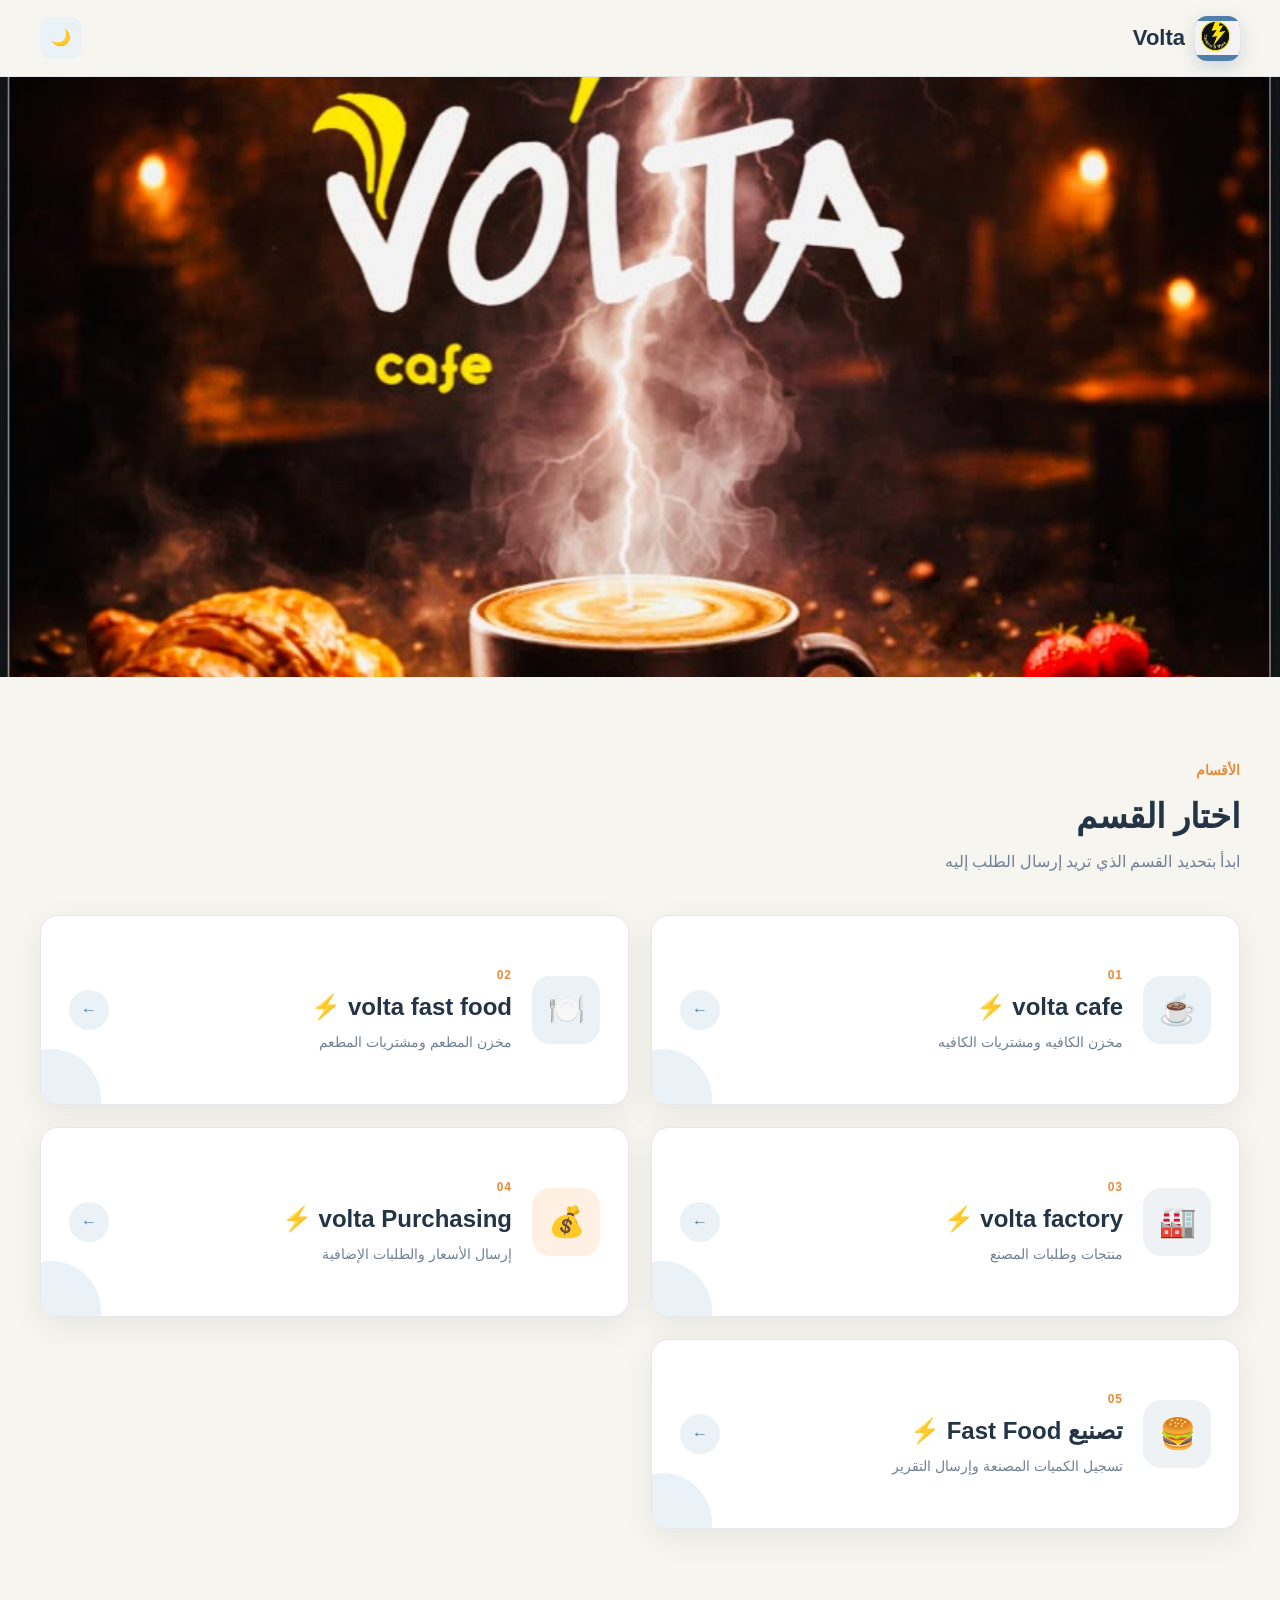
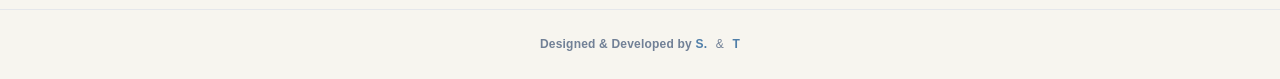
<file: index.html>
<!DOCTYPE html>
<html lang="ar" dir="rtl">

<head>
    <meta charset="UTF-8">
    <meta name="viewport" content="width=device-width, initial-scale=1.0">

    <title>Volta | ڤولتا</title>
    <!-- PWA / Home Screen Icon -->
    <link rel="icon" type="image/png" href="assets/logo.png">
    <link rel="apple-touch-icon" href="assets/logo.png">

    <link rel="manifest" href="manifest.json">

    <meta name="theme-color" content="#ffffff">
    <!-- Main CSS -->
    <link rel="stylesheet" href="css/style.css">
    <link rel="stylesheet" href="css/home.css">
    <link rel="stylesheet" href="css/responsive.css">
</head>


<body>

    <!-- =========================
         Navbar
    ========================== -->

    <header class="navbar">

        <div class="container navbar-content">

            <a href="index.html" class="logo">

                <span class="logo-mark">
        <img src="assets/logo.png" alt="Volta Logo">
                   </span>

                <span class="logo-text">
                           Volta
               </span>

            </a>

            <button class="theme-toggle" id="themeToggle" type="button" aria-label="تفعيل الوضع الداكن">
                🌙
            </button>

        </div>

    </header>


    <!-- =========================
         Main
    ========================== -->

    <main>


        <!-- =========================
             Hero
        ========================== -->

        <section class="hero">
            <div class="container hero-content"></div>
        </section>

        <!-- =========================
             Main Sections
        ========================== -->

        <section class="sections">

            <div class="container">


                <!-- Section Heading -->

                <div class="section-heading">

                    <span>
                        الأقسام
                    </span>

                    <h2>
                        اختار القسم
                    </h2>

                    <p>
                        ابدأ بتحديد القسم الذي تريد إرسال الطلب إليه
                    </p>

                </div>


                <!-- =========================
                     Section Grid
                ========================== -->

                <div class="section-grid">


                    <!-- =========================
                         01 - Cafe
                    ========================== -->

                    <a href="cafe-login.html" class="section-card">

                        <div class="card-icon cafe-icon">
                            ☕
                        </div>


                        <div class="card-content">

                            <span class="card-number">
                                01
                            </span>

                            <h3>
                                volta cafe ⚡
                            </h3>

                            <p>
                                مخزن الكافيه ومشتريات الكافيه
                            </p>

                        </div>


                        <div class="card-arrow">
                            ←
                        </div>

                    </a>


                    <!-- =========================
                         02 - Fast Food
                    ========================== -->

                    <a href="restaurant-login.html" class="section-card">

                        <div class="card-icon restaurant-icon">
                            🍽️
                        </div>


                        <div class="card-content">

                            <span class="card-number">
                                02
                            </span>

                            <h3>
                                volta fast food ⚡
                            </h3>

                            <p>
                                مخزن المطعم ومشتريات المطعم
                            </p>

                        </div>


                        <div class="card-arrow">
                            ←
                        </div>

                    </a>


                    <!-- =========================
                         03 - Factory
                    ========================== -->

                    <a href="factory-login.html" class="section-card">

                        <div class="card-icon factory-icon">
                            🏭
                        </div>


                        <div class="card-content">

                            <span class="card-number">
                                03
                            </span>

                            <h3>
                                volta factory ⚡
                            </h3>

                            <p>
                                منتجات وطلبات المصنع
                            </p>

                        </div>


                        <div class="card-arrow">
                            ←
                        </div>

                    </a>


                    <!-- =========================
                         04 - Purchasing
                    ========================== -->

                    <a href="prices.html" class="section-card prices-card">

                        <div class="card-icon prices-icon">
                            💰
                        </div>


                        <div class="card-content">

                            <span class="card-number">
                                04
                            </span>

                            <h3>
                                volta Purchasing ⚡
                            </h3>

                            <p>
                                إرسال الأسعار والطلبات الإضافية
                            </p>

                        </div>


                        <div class="card-arrow">
                            ←
                        </div>

                    </a>


                    <!-- =========================
                         05 - Fast Food Production
                    ========================== -->

                    <a href="fast-food-production.html" class="section-card">

                        <div class="card-icon factory-icon">
                            🍔
                        </div>


                        <div class="card-content">

                            <span class="card-number">
                                05
                            </span>

                            <h3>
                                تصنيع Fast Food ⚡
                            </h3>

                            <p>
                                تسجيل الكميات المصنعة وإرسال التقرير
                            </p>

                        </div>


                        <div class="card-arrow">
                            ←
                        </div>

                    </a>


                </div>

            </div>

        </section>

    </main>


    <!-- =========================
         Footer
    ========================== -->

    <footer class="footer">

        <div class="container">

            <p class="developer-credit">

                Designed & Developed by

                <span>
                    S.
                </span>

                <b>
                    &
                </b>

                <span>
                    T
                </span>

            </p>

        </div>

    </footer>


    <!-- =========================
         JavaScript
    ========================== -->

    <script src="js/app.js"></script>
    <script src="js/theme.js"></script>

</body>

</html>
</file>
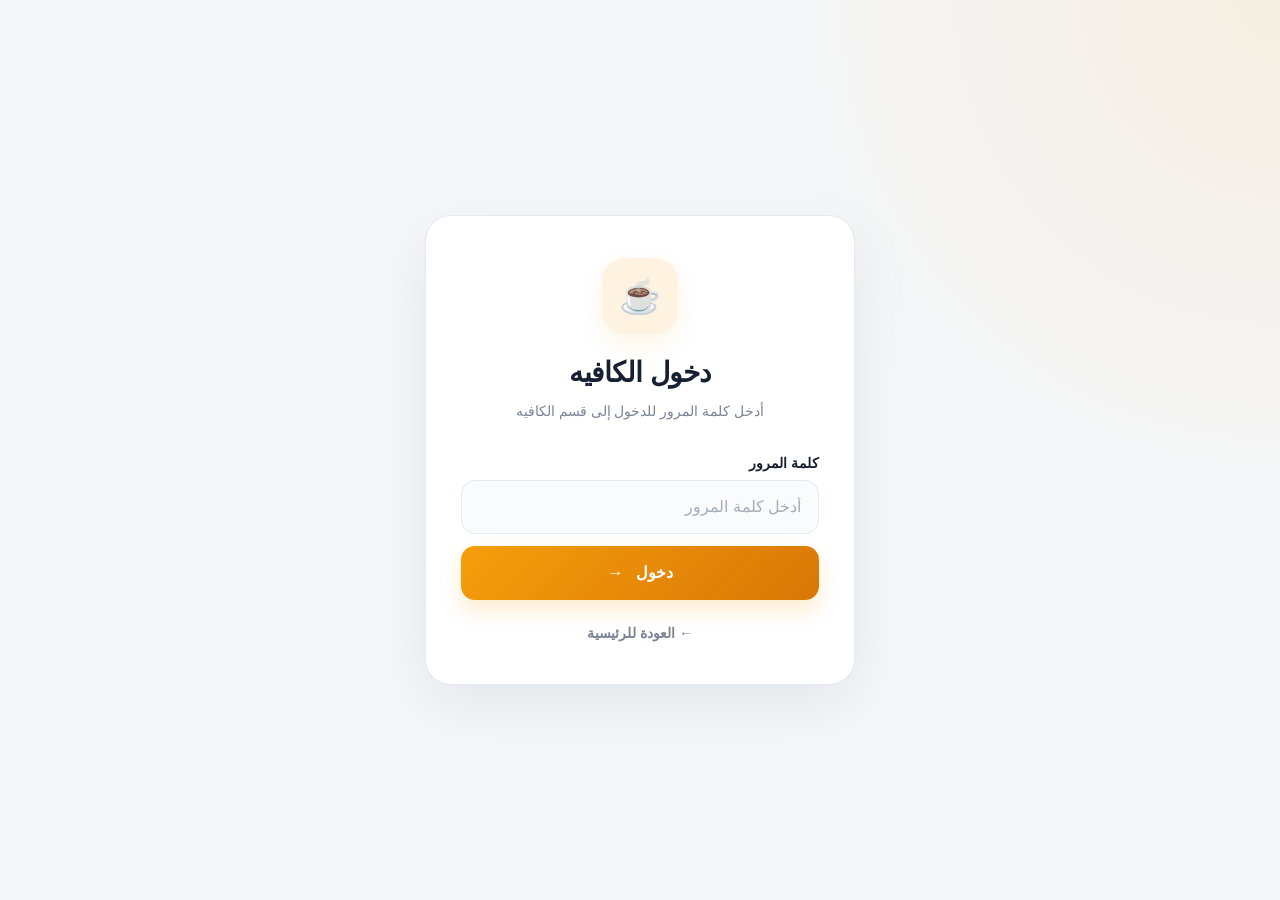
<file: cafe-login.html>
<!DOCTYPE html>
<html lang="ar" dir="rtl">

<head>
    <meta charset="UTF-8">
    <meta name="viewport" content="width=device-width, initial-scale=1.0">

    <title>دخول الكافيه | VOLTA</title>

    <link rel="stylesheet" href="css/login.css">
</head>

<body>

    <main class="login-page">

        <div class="login-card">

            <div class="login-icon">
                ☕
            </div>

            <h1>دخول الكافيه</h1>

            <p>
                أدخل كلمة المرور للدخول إلى قسم الكافيه
            </p>

            <form id="sectionLoginForm">

                <div class="input-group">

                    <label for="password">
                        كلمة المرور
                    </label>

                    <input type="password" id="password" placeholder="أدخل كلمة المرور" autocomplete="off" required>

                </div>

                <p id="loginError" class="login-error">
                    كلمة المرور غير صحيحة
                </p>

                <button type="submit" class="login-button">
                    <span>دخول</span>
                    <span>→</span>
                </button>

            </form>

            <a href="index.html" class="back-link">
                ← العودة للرئيسية
            </a>

        </div>

    </main>

    <script>
        const form = document.getElementById("sectionLoginForm");
        const password = document.getElementById("password");
        const error = document.getElementById("loginError");

        form.addEventListener("submit", function(event) {

            event.preventDefault();

            if (password.value === "1234") {

                sessionStorage.setItem(
                    "voltaCafeAccess",
                    "true"
                );

                window.location.href = "cafe.html";

            } else {

                error.classList.add("show");

                password.value = "";
                password.focus();

            }

        });

        password.addEventListener("input", function() {
            error.classList.remove("show");
        });
    </script>

</body>

</html>
</file>
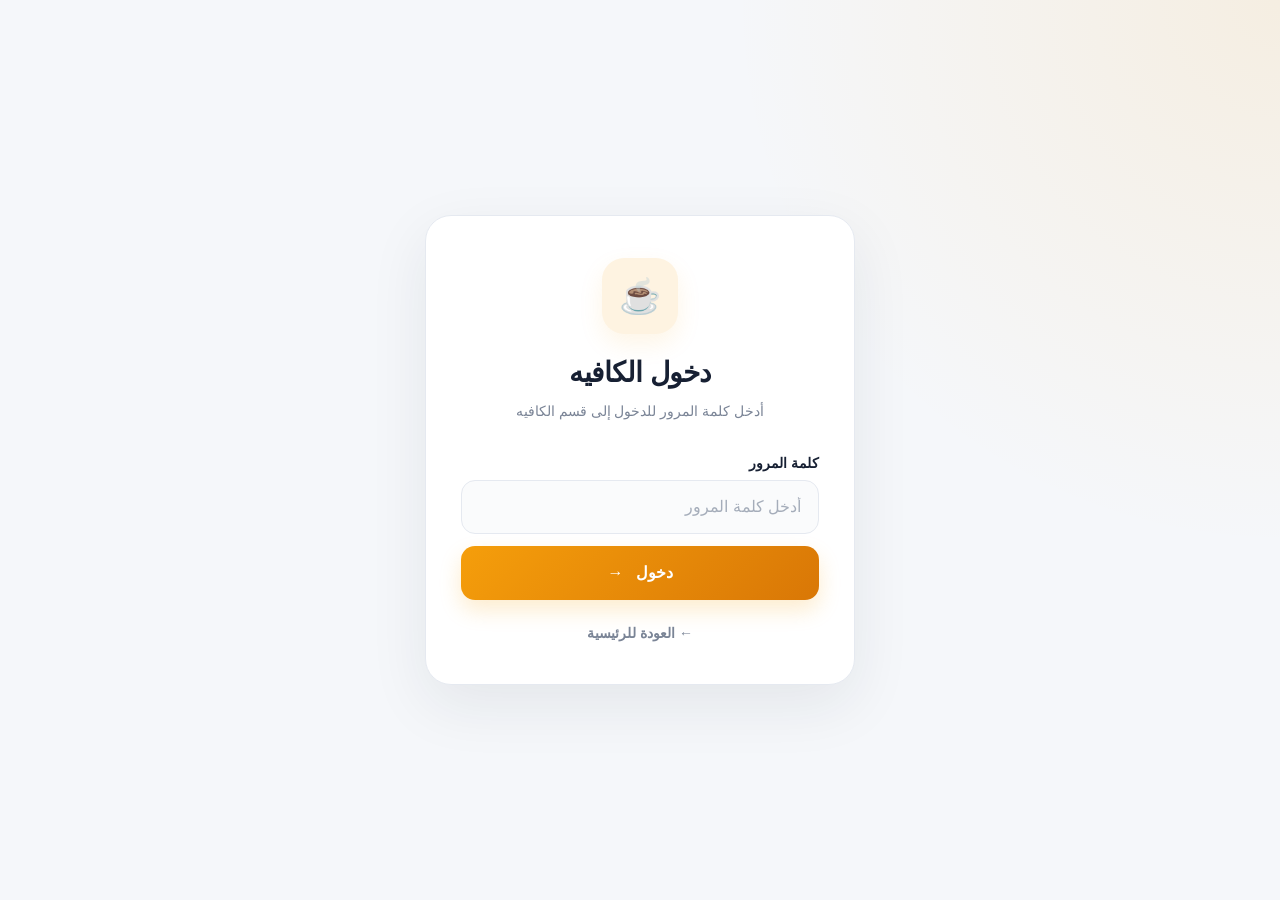
<file: cafe.html>
<!DOCTYPE html>
<html lang="ar" dir="rtl">

<head>

    <meta charset="UTF-8">

    <meta name="viewport" content="width=device-width, initial-scale=1.0">

    <title>Volta | الكافيه</title>

    <link rel="stylesheet" href="css/style.css">
    <link rel="stylesheet" href="css/home.css">
    <link rel="stylesheet" href="css/sections.css">
    <link rel="stylesheet" href="css/cart.css">
    <link rel="stylesheet" href="css/responsive.css">
</head>


<body>


    <!-- =========================
         Navbar
    ========================== -->

    <header class="navbar">

        <div class="container navbar-content">

            <a href="index.html" class="logo">

                <span class="logo-mark">
                    V
                </span>

                <span class="logo-text">
                    Volta
                </span>

            </a>


            <div class="nav-actions">

                <!-- Cart -->

                <button class="cart-button" id="cartButton" type="button" aria-label="السلة">

                    <span class="cart-icon">
                        🛒
                    </span>

                    <span
                        class="cart-count"
                        id="cartCount"
                    >
                        0
                    </span>

                </button>


                <!-- Dark Mode -->

                <button class="theme-toggle" id="themeToggle" type="button" aria-label="تغيير الوضع">
                    🌙
                </button>

            </div>

        </div>

    </header>



    <!-- =========================
         Page Header
    ========================== -->

    <main>

        <section class="page-header">

            <div class="container">
                <a href="index.html" class="back-link">
                    <span class="back-icon">→</span>
                    <span>العودة للرئيسية</span>
                </a>

                <div class="page-header-content">

                    <div>

                        <span class="page-label">
                            Volta / Cafe
                        </span>

                        <h1>
                            قسم الكافيه
                        </h1>

                        <p>
                            اختار القسم ثم حدد المنتجات والكميات المطلوبة.
                        </p>

                        </divئ <div class="page-header-icon">
                        ☕
                    </div>

                </div>

            </div>

        </section>



        <!-- =========================
             Sub Sections
        ========================== -->

        <!-- =================================
     SUB SECTIONS
================================== -->

        <section class="sub-sections">

            <button type="button" class="sub-section-card active" data-section="مخزن الكافيه">

        <span class="sub-section-icon">
            📦
        </span>

        <span class="sub-section-content">

            <strong>
                مخزن الكافيه
            </strong>

            <small>
                Cafe Store
            </small>

        </span>

    </button>


            <button type="button" class="sub-section-card" data-section="مشتريات الكافيه">

        <span class="sub-section-icon">
            🛒
        </span>

        <span class="sub-section-content">

            <strong>
                مشتريات الكافيه
            </strong>

            <small>
                Cafe Purchases
            </small>

        </span>

    </button>

        </section>
        <!-- =========================
             Products
        ========================== -->

        <section class="products-section">

            <div class="container">


                <!-- Products Top -->

                <div class="products-top">


                    <div>

                        <span class="section-label">
                            المنتجات
                        </span>

                        <h2 id="currentSection">
                            مخزن الكافيه
                        </h2>

                    </div>


                    <!-- Search -->

                    <div class="search-box">

                        <span>
                            🔍
                        </span>

                        <input type="search" id="productSearch" placeholder="ابحث عن منتج..." autocomplete="off">

                    </div>


                </div>



                <!-- Products Grid -->

                <div class="products-grid" id="productsGrid">

                    <!-- Products generated by JavaScript -->

                </div>



                <!-- Empty Products -->

                <div class="empty-products" id="emptyProducts" hidden>

                    <span>
                        🔎
                    </span>

                    <h3>
                        المنتج غير موجود
                    </h3>

                    <p>
                        جرّب البحث باسم منتج آخر.
                    </p>

                </div>


            </div>

        </section>



    </main>



    <!-- =========================
         Cart Overlay
    ========================== -->

    <div class="cart-overlay" id="cartOverlay" hidden></div>


    <!-- =========================
         Cart Drawer
    ========================== -->

    <aside class="cart-drawer" id="cartDrawer" aria-label="سلة الطلب">

        <div class="cart-header">

            <div>

                <span class="section-label">
                    Volta
                </span>

                <h2>
                    سلة الطلب
                </h2>

            </div>


            <button class="cart-close" id="cartClose" type="button" aria-label="إغلاق السلة">
                ×
            </button>

        </div>



        <div class="cart-items" id="cartItems">

            <!-- Cart generated by JavaScript -->

        </div>



        <div class="cart-footer">

            <div class="cart-summary">

                <span>
                    عدد المنتجات
                </span>

                <strong id="cartTotalItems">
                    0
                </strong>

            </div>


            <button class="send-order-button" id="sendOrder" type="button">

                <span>
                    إرسال الطلب عبر واتساب
                </span>

                <span>
                    ↗
                </span>

            </button>

        </div>

    </aside>



    <!-- =========================
         Toast
    ========================== -->

    <div class="toast" id="toast" role="status">
        ✓ تمت إضافة المنتج للسلة
    </div>



    <!-- JavaScript -->
    <script src="js/section-auth.js"></script>
    <script src="js/products/cafe.js"></script>

    <script src="js/cart.js"></script>

    <script src="js/whatsapp.js"></script>

    <script src="js/app.js"></script>
    <script src="js/theme.js"></script>
</body>

</html>
</file>
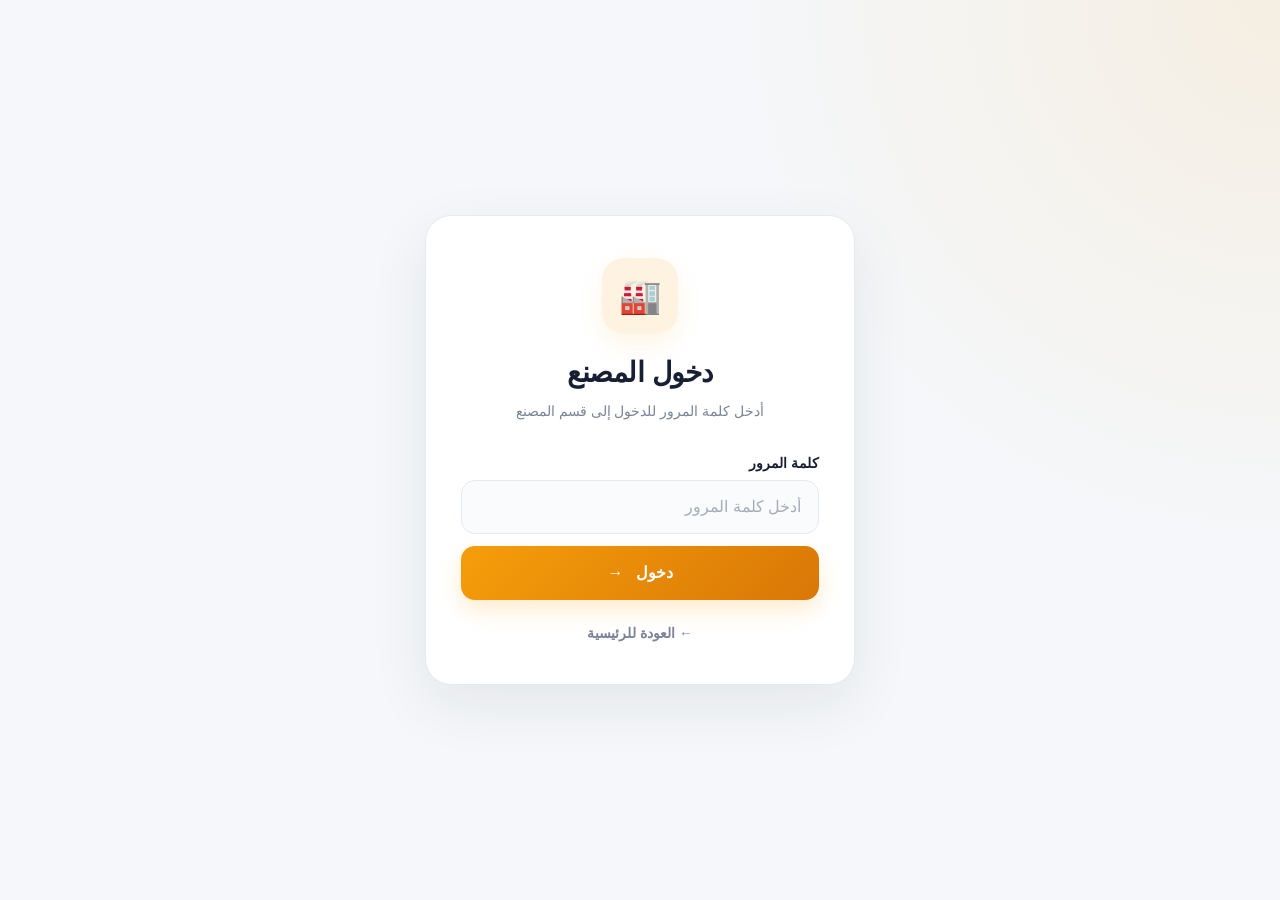
<file: factory-login.html>
<!DOCTYPE html>
<html lang="ar" dir="rtl">

<head>
    <meta charset="UTF-8">
    <meta name="viewport" content="width=device-width, initial-scale=1.0">

    <title>دخول المصنع | VOLTA</title>

    <link rel="stylesheet" href="css/login.css">
</head>

<body>

    <main class="login-page">

        <div class="login-card">

            <div class="login-icon">
                🏭
            </div>

            <h1>دخول المصنع</h1>

            <p>
                أدخل كلمة المرور للدخول إلى قسم المصنع
            </p>

            <form id="sectionLoginForm">

                <div class="input-group">

                    <label for="password">
                        كلمة المرور
                    </label>

                    <input type="password" id="password" placeholder="أدخل كلمة المرور" autocomplete="off" required>

                </div>

                <p id="loginError" class="login-error">
                    كلمة المرور غير صحيحة
                </p>

                <button type="submit" class="login-button">
                    <span>دخول</span>
                    <span>→</span>
                </button>

            </form>

            <a href="index.html" class="back-link">
                ← العودة للرئيسية
            </a>

        </div>

    </main>

    <script>
        const form = document.getElementById("sectionLoginForm");
        const password = document.getElementById("password");
        const error = document.getElementById("loginError");

        form.addEventListener("submit", function(event) {

            event.preventDefault();

            if (password.value === "9999") {

                sessionStorage.setItem(
                    "voltaFactoryAccess",
                    "true"
                );

                window.location.href = "factory.html";

            } else {

                error.classList.add("show");

                password.value = "";
                password.focus();

            }

        });

        password.addEventListener("input", function() {
            error.classList.remove("show");
        });
    </script>

</body>

</html>
</file>
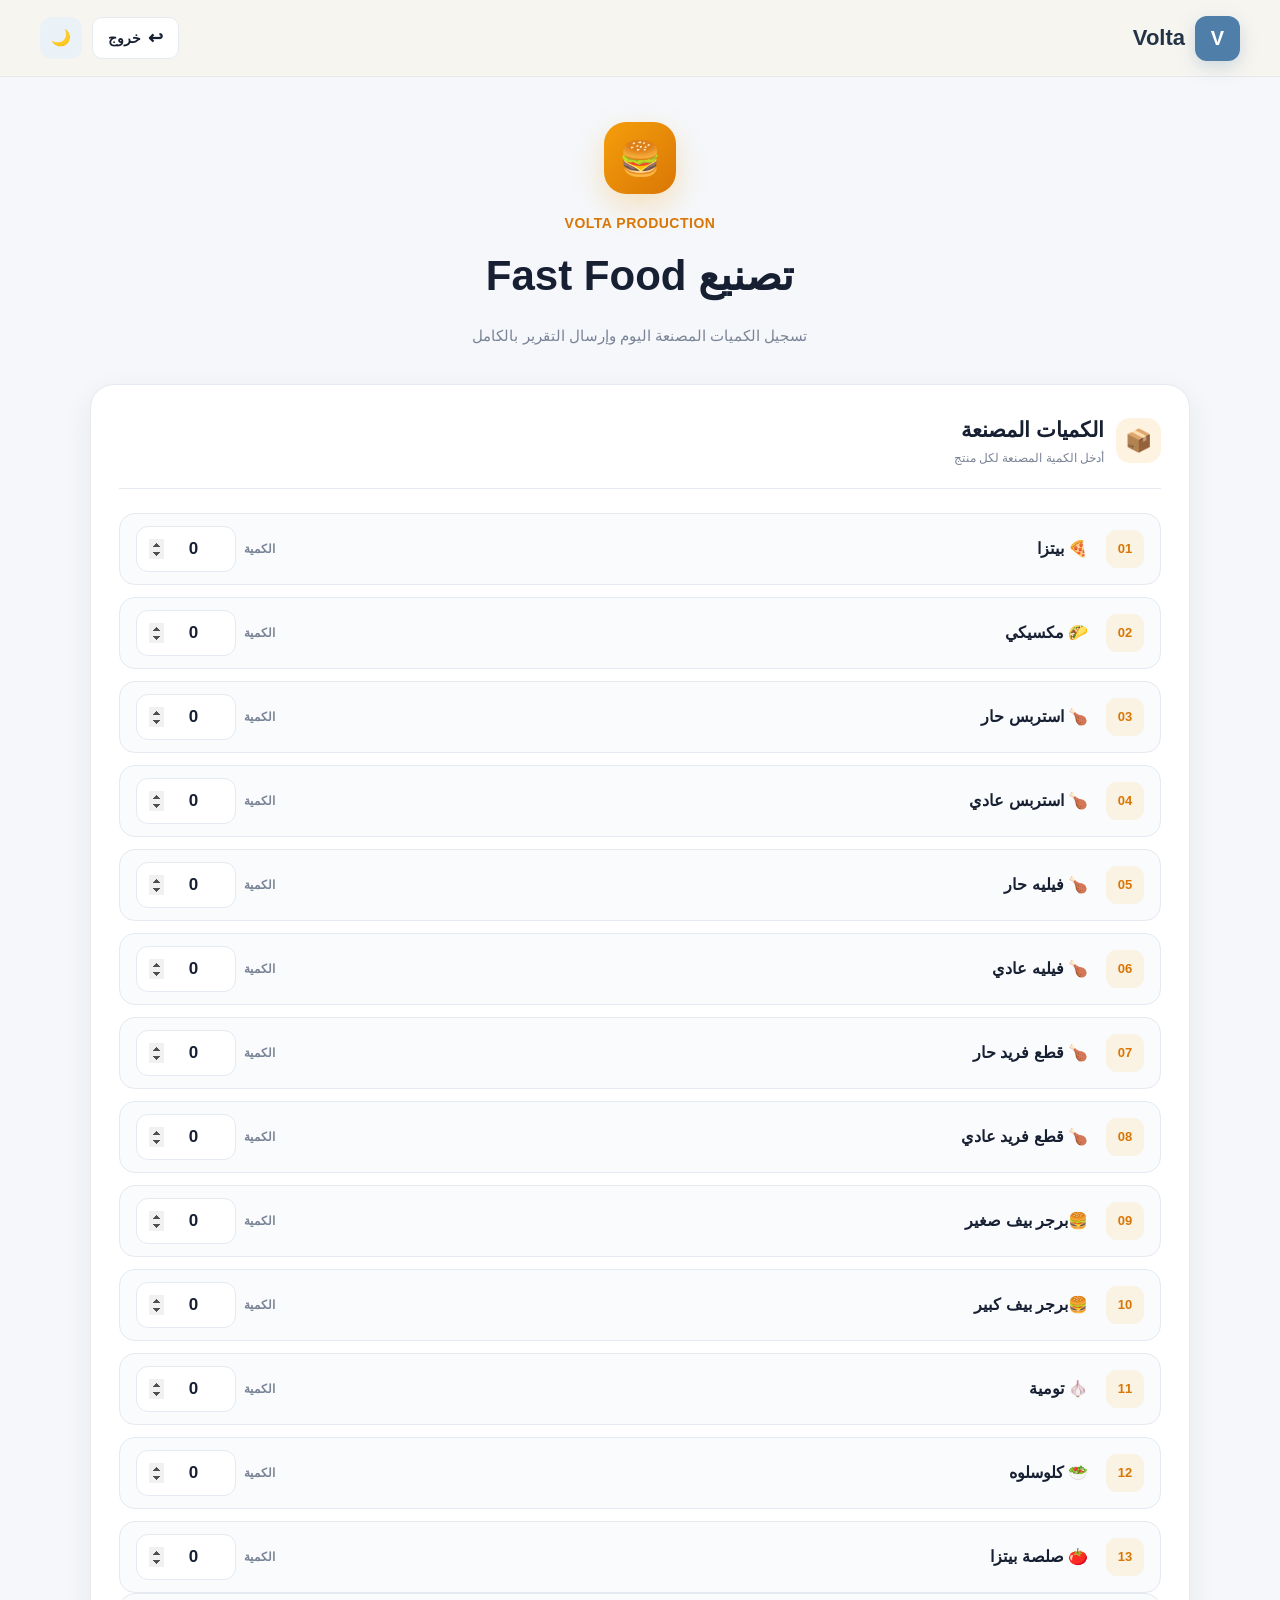
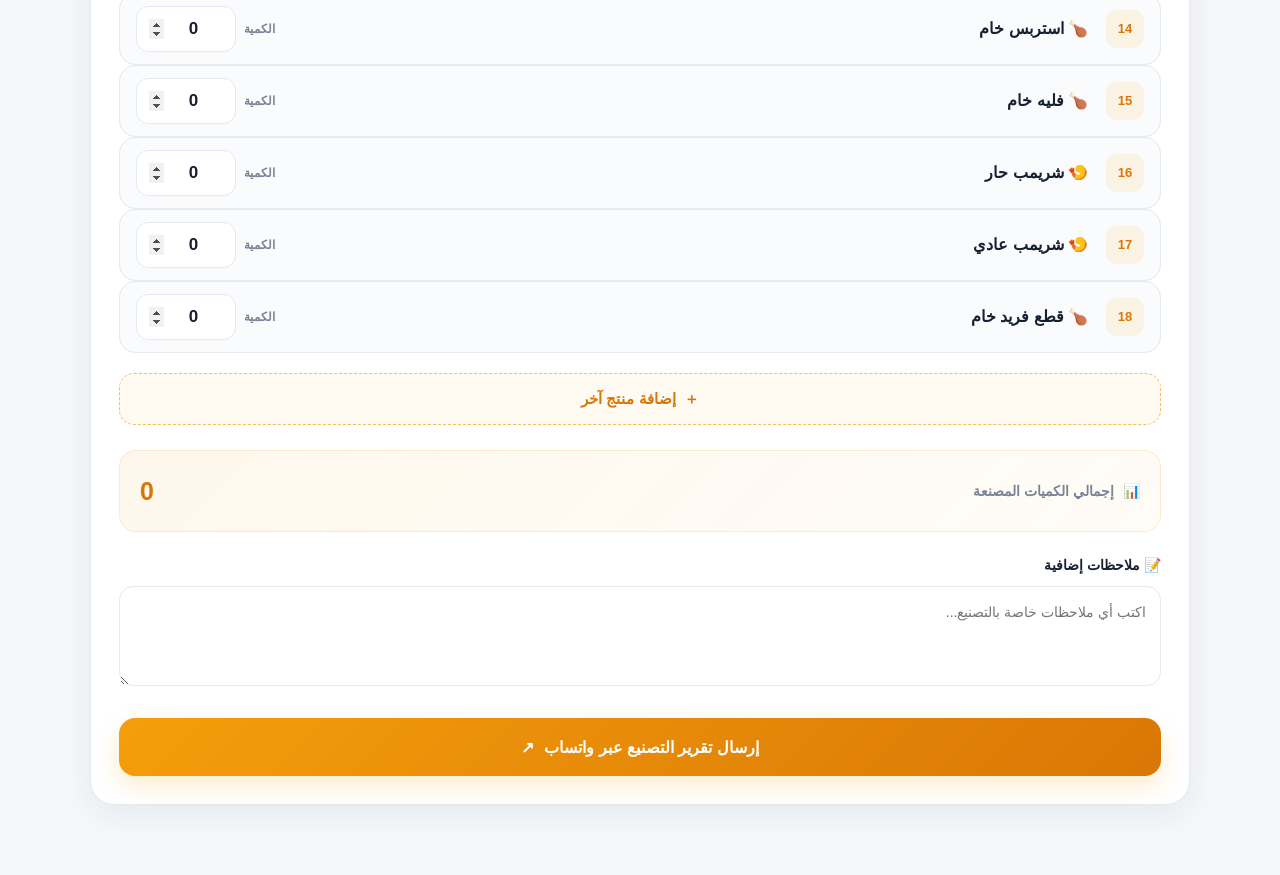
<file: fast-food-production.html>
<!DOCTYPE html>
<html lang="ar" dir="rtl">

<head>

    <meta charset="UTF-8">

    <meta name="viewport" content="width=device-width, initial-scale=1.0">

    <meta name="theme-color" content="#f59e0b">

    <title>
        Volta | تصنيع Fast Food
    </title>


    <!-- Main CSS -->

    <link rel="stylesheet" href="css/style.css">

    <link rel="stylesheet" href="css/fast-food-production.css">

    <link rel="stylesheet" href="css/responsive.css">

</head>


<body class="production-page">


    <!-- =========================
         Navbar
    ========================== -->

    <!-- =========================
     Navbar
========================== -->

    <header class="navbar">

        <div class="container navbar-content">

            <!-- Logo -->

            <a href="index.html" class="logo">

                <span class="logo-mark">
                V
            </span>

                <span class="logo-text">
                Volta
            </span>

            </a>


            <!-- Navbar Actions -->

            <div class="navbar-actions">

                <!-- Exit -->

                <a href="index.html" class="production-exit">
                    <span>↩</span>
                    <span>خروج</span>
                </a>


                <!-- Theme -->

                <button class="theme-toggle" id="themeToggle" type="button" aria-label="تفعيل الوضع الداكن">
                🌙
            </button>

            </div>

        </div>

    </header>

    <!-- =========================
         Main
    ========================== -->

    <main>

        <div class="production-container">


            <!-- =========================
                 Page Header
            ========================== -->

            <section class="production-header">

                <div class="header-icon">
                    🍔
                </div>

                <span class="header-label">
                    VOLTA PRODUCTION
                </span>

                <h1>
                    تصنيع Fast Food
                </h1>

                <p>
                    تسجيل الكميات المصنعة اليوم وإرسال التقرير بالكامل
                </p>

            </section>



            <!-- =========================
                 Production Card
            ========================== -->

            <section class="production-card">


                <!-- Card Header -->

                <div class="production-card-header">

                    <div class="production-card-title">

                        <div class="title-icon">
                            📦
                        </div>

                        <div>

                            <h2>
                                الكميات المصنعة
                            </h2>

                            <span>
                                أدخل الكمية المصنعة لكل منتج
                            </span>

                        </div>

                    </div>

                </div>



                <!-- =========================
                     Products
                ========================== -->

                <div class="production-products" id="productionProducts">


                    <!-- 01 -->

                    <div class="production-product" data-product="بيتزا">

                        <div class="product-number">
                            01
                        </div>

                        <div class="product-info">

                            <p class="product-name">
                                🍕 بيتزا
                            </p>

                        </div>

                        <div class="quantity-area">

                            <span class="quantity-label">
                                الكمية
                            </span>

                            <input type="number" class="production-quantity" min="0" value="0" inputmode="numeric">

                        </div>

                    </div>



                    <!-- 02 -->

                    <div class="production-product" data-product="مكسيكي">

                        <div class="product-number">
                            02
                        </div>

                        <div class="product-info">

                            <p class="product-name">
                                🌮 مكسيكي
                            </p>

                        </div>

                        <div class="quantity-area">

                            <span class="quantity-label">
                                الكمية
                            </span>

                            <input type="number" class="production-quantity" min="0" value="0" inputmode="numeric">

                        </div>

                    </div>



                    <!-- 03 -->

                    <div class="production-product" data-product="استربس حار">

                        <div class="product-number">
                            03
                        </div>

                        <div class="product-info">

                            <p class="product-name">
                                🍗 استربس حار
                            </p>

                        </div>

                        <div class="quantity-area">

                            <span class="quantity-label">
                                الكمية
                            </span>

                            <input type="number" class="production-quantity" min="0" value="0" inputmode="numeric">

                        </div>

                    </div>



                    <!-- 04 -->

                    <div class="production-product" data-product="استربس عادي">

                        <div class="product-number">
                            04
                        </div>

                        <div class="product-info">

                            <p class="product-name">
                                🍗 استربس عادي
                            </p>

                        </div>

                        <div class="quantity-area">

                            <span class="quantity-label">
                                الكمية
                            </span>

                            <input type="number" class="production-quantity" min="0" value="0" inputmode="numeric">

                        </div>

                    </div>



                    <!-- 05 -->

                    <div class="production-product" data-product="فيليه حار">

                        <div class="product-number">
                            05
                        </div>

                        <div class="product-info">

                            <p class="product-name">
                                🍗 فيليه حار
                            </p>

                        </div>

                        <div class="quantity-area">

                            <span class="quantity-label">
                                الكمية
                            </span>

                            <input type="number" class="production-quantity" min="0" value="0" inputmode="numeric">

                        </div>

                    </div>



                    <!-- 06 -->

                    <div class="production-product" data-product="فيليه عادي">

                        <div class="product-number">
                            06
                        </div>

                        <div class="product-info">

                            <p class="product-name">
                                🍗 فيليه عادي
                            </p>

                        </div>

                        <div class="quantity-area">

                            <span class="quantity-label">
                                الكمية
                            </span>

                            <input type="number" class="production-quantity" min="0" value="0" inputmode="numeric">

                        </div>

                    </div>



                    <!-- 07 -->

                    <div class="production-product" data-product="قطع فريد حار">

                        <div class="product-number">
                            07
                        </div>

                        <div class="product-info">

                            <p class="product-name">
                                🍗 قطع فريد حار
                            </p>

                        </div>

                        <div class="quantity-area">

                            <span class="quantity-label">
                                الكمية
                            </span>

                            <input type="number" class="production-quantity" min="0" value="0" inputmode="numeric">

                        </div>

                    </div>



                    <!-- 08 -->

                    <div class="production-product" data-product="قطع فريد عادي">

                        <div class="product-number">
                            08
                        </div>

                        <div class="product-info">

                            <p class="product-name">
                                🍗 قطع فريد عادي
                            </p>

                        </div>

                        <div class="quantity-area">

                            <span class="quantity-label">
                                الكمية
                            </span>

                            <input type="number" class="production-quantity" min="0" value="0" inputmode="numeric">

                        </div>

                    </div>



                    <!-- 09 -->

                    <div class="production-product" data-product="برجر بينق برجر">

                        <div class="product-number">
                            09
                        </div>

                        <div class="product-info">

                            <p class="product-name">
                                🍔برجر بيف صغير
                            </p>

                        </div>

                        <div class="quantity-area">

                            <span class="quantity-label">
                                الكمية
                            </span>

                            <input type="number" class="production-quantity" min="0" value="0" inputmode="numeric">

                        </div>

                    </div>



                    <!-- 10 -->

                    <div class="production-product" data-product="هاي بينق برجر">

                        <div class="product-number">
                            10
                        </div>

                        <div class="product-info">

                            <p class="product-name">
                                🍔برجر بيف كبير
                            </p>

                        </div>

                        <div class="quantity-area">

                            <span class="quantity-label">
                                الكمية
                            </span>

                            <input type="number" class="production-quantity" min="0" value="0" inputmode="numeric">

                        </div>

                    </div>



                    <!-- 11 -->

                    <div class="production-product" data-product="تومية">

                        <div class="product-number">
                            11
                        </div>

                        <div class="product-info">

                            <p class="product-name">
                                🧄 تومية
                            </p>

                        </div>

                        <div class="quantity-area">

                            <span class="quantity-label">
                                الكمية
                            </span>

                            <input type="number" class="production-quantity" min="0" value="0" inputmode="numeric">

                        </div>

                    </div>



                    <!-- 12 -->

                    <div class="production-product" data-product="كلوسلوه">

                        <div class="product-number">
                            12
                        </div>

                        <div class="product-info">

                            <p class="product-name">
                                🥗 كلوسلوه
                            </p>

                        </div>

                        <div class="quantity-area">

                            <span class="quantity-label">
                                الكمية
                            </span>

                            <input type="number" class="production-quantity" min="0" value="0" inputmode="numeric">

                        </div>

                    </div>



                    <!-- 13 -->

                    <div class="production-product" data-product="صلصة بيتزا">

                        <div class="product-number">
                            13
                        </div>

                        <div class="product-info">

                            <p class="product-name">
                                🍅 صلصة بيتزا
                            </p>

                        </div>

                        <div class="quantity-area">

                            <span class="quantity-label">
                                الكمية
                            </span>

                            <input type="number" class="production-quantity" min="0" value="0" inputmode="numeric">

                        </div>

                    </div>


                </div>





                <!-- 14 -->

                <div class="production-product" data-product="استربس خام">

                    <div class="product-number">
                        14
                    </div>

                    <div class="product-info">

                        <p class="product-name">
                            🍗 استربس خام
                        </p>

                    </div>

                    <div class="quantity-area">

                        <span class="quantity-label">
                            الكمية
                        </span>

                        <input type="number" class="production-quantity" min="0" value="0" inputmode="numeric">

                    </div>

                </div>


                <!-- 15 -->

                <div class="production-product" data-product="فليه خام +">

                    <div class="product-number">
                        15
                    </div>

                    <div class="product-info">

                        <p class="product-name">
                            🍗 فليه خام
                        </p>

                    </div>

                    <div class="quantity-area">

                        <span class="quantity-label">
                            الكمية
                        </span>

                        <input type="number" class="production-quantity" min="0" value="0" inputmode="numeric">

                    </div>

                </div>


                <!-- 16 -->

                <div class="production-product" data-product="شريمب حار">

                    <div class="product-number">
                        16
                    </div>

                    <div class="product-info">

                        <p class="product-name">
                            🍤 شريمب حار
                        </p>

                    </div>

                    <div class="quantity-area">

                        <span class="quantity-label">
                            الكمية
                        </span>

                        <input type="number" class="production-quantity" min="0" value="0" inputmode="numeric">

                    </div>

                </div>


                <!-- 17 -->

                <div class="production-product" data-product="شريمب عادي">

                    <div class="product-number">
                        17
                    </div>

                    <div class="product-info">

                        <p class="product-name">
                            🍤 شريمب عادي
                        </p>

                    </div>

                    <div class="quantity-area">

                        <span class="quantity-label">
                            الكمية
                        </span>

                        <input type="number" class="production-quantity" min="0" value="0" inputmode="numeric">

                    </div>

                </div>


                <!-- 18 -->

                <div class="production-product" data-product="قطع فريد خام">

                    <div class="product-number">
                        18
                    </div>

                    <div class="product-info">

                        <p class="product-name">
                            🍗 قطع فريد خام
                        </p>

                    </div>

                    <div class="quantity-area">

                        <span class="quantity-label">
                            الكمية
                        </span>

                        <input type="number" class="production-quantity" min="0" value="0" inputmode="numeric">

                    </div>

                </div>


                <!-- =========================
                     Add Custom Product
                ========================== -->

                <div class="add-product-section">

                    <button type="button" class="add-product-button" id="addProductionProduct">

                        <span>
                            ＋
                        </span>

                        <span>
                            إضافة منتج آخر
                        </span>

                    </button>

                </div>



                <!-- =========================
                     Total
                ========================== -->

                <div class="production-summary">

                    <div class="summary-label">

                        <span>
                            📊
                        </span>

                        <span>
                            إجمالي الكميات المصنعة
                        </span>

                    </div>

                    <div class="summary-total" id="productionTotal">
                        0
                    </div>

                </div>



                <!-- =========================
                     Note
                ========================== -->

                <div class="production-note">

                    <label for="productionNote">
                        📝 ملاحظات إضافية
                    </label>

                    <textarea id="productionNote" placeholder="اكتب أي ملاحظات خاصة بالتصنيع..."></textarea>

                </div>



                <!-- =========================
                     Send
                ========================== -->

                <button type="button" class="production-send" id="sendProductionReport">

                    <span>
                        إرسال تقرير التصنيع عبر واتساب
                    </span>

                    <span>
                        ↗
                    </span>

                </button>


            </section>

        </div>

    </main>



    <!-- =========================
         JavaScript
    ========================== -->

    <script src="js/fast-food-production.js"></script>

    <script src="js/theme.js"></script>


</body>

</html>
</file>
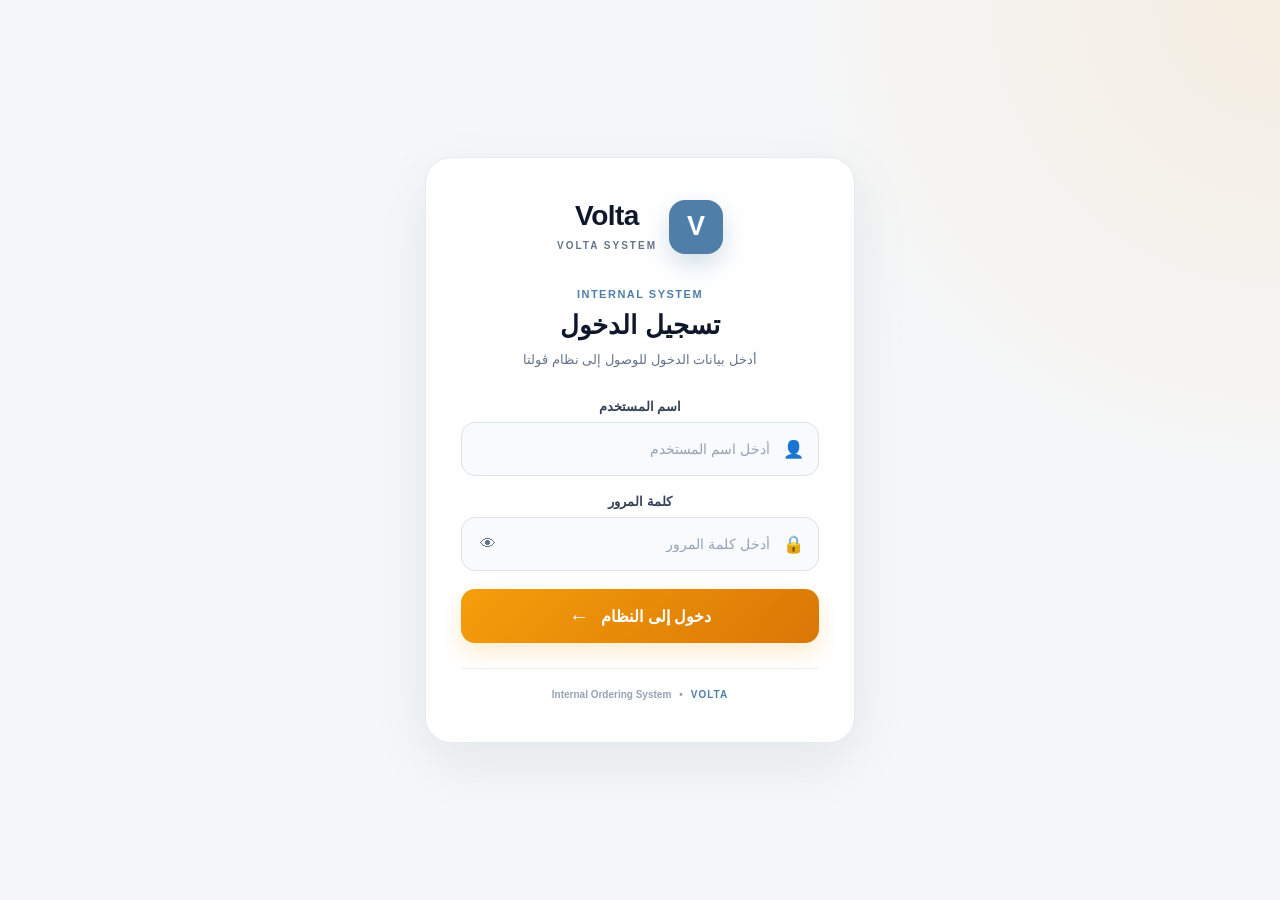
<file: login.html>
<!DOCTYPE html>
<html lang="ar" dir="rtl">

<head>
    <meta charset="UTF-8">
    <meta name="viewport" content="width=device-width, initial-scale=1.0">

    <title>Volta | تسجيل الدخول</title>

    <link rel="stylesheet" href="css/login.css">
</head>

<body>

    <main class="login-page">

        <div class="login-card">

            <!-- Logo -->
            <div class="login-logo">
                <div class="logo-mark">V</div>

                <div class="logo-info">
                    <h1>Volta</h1>
                    <span>VOLTA SYSTEM</span>
                </div>
            </div>


            <!-- Header -->
            <div class="login-header">

                <span class="login-label">
                    INTERNAL SYSTEM
                </span>

                <h2>
                    تسجيل الدخول
                </h2>

                <p>
                    أدخل بيانات الدخول للوصول إلى نظام ڤولتا
                </p>

            </div>


            <!-- Form -->
            <form id="loginForm">

                <!-- Username -->
                <div class="form-group">

                    <label for="username">
                        اسم المستخدم
                    </label>

                    <div class="input-wrapper">

                        <span class="input-icon">
                            👤
                        </span>

                        <input type="text" id="username" placeholder="أدخل اسم المستخدم" autocomplete="username" required>

                    </div>

                </div>


                <!-- Password -->
                <div class="form-group">

                    <label for="password">
                        كلمة المرور
                    </label>

                    <div class="input-wrapper">

                        <span class="input-icon">
                            🔒
                        </span>

                        <input type="password" id="password" placeholder="أدخل كلمة المرور" autocomplete="current-password" required>

                        <button type="button" class="password-toggle" id="passwordToggle">
                            👁
                        </button>

                    </div>

                </div>


                <!-- Error -->
                <div class="login-error" id="loginError">
                    اسم المستخدم أو كلمة المرور غير صحيحة
                </div>


                <!-- Button -->
                <button type="submit" class="login-button" id="loginButton">

                    <span>
                        دخول إلى النظام
                    </span>

                    <span class="button-arrow">
                        ←
                    </span>

                </button>

            </form>


            <!-- Footer -->
            <div class="login-footer">

                <span>VOLTA</span>

                <span>•</span>

                <span>
                    Internal Ordering System
                </span>

            </div>

        </div>

    </main>


    <script src="js/login.js"></script>

</body>

</html>
</file>
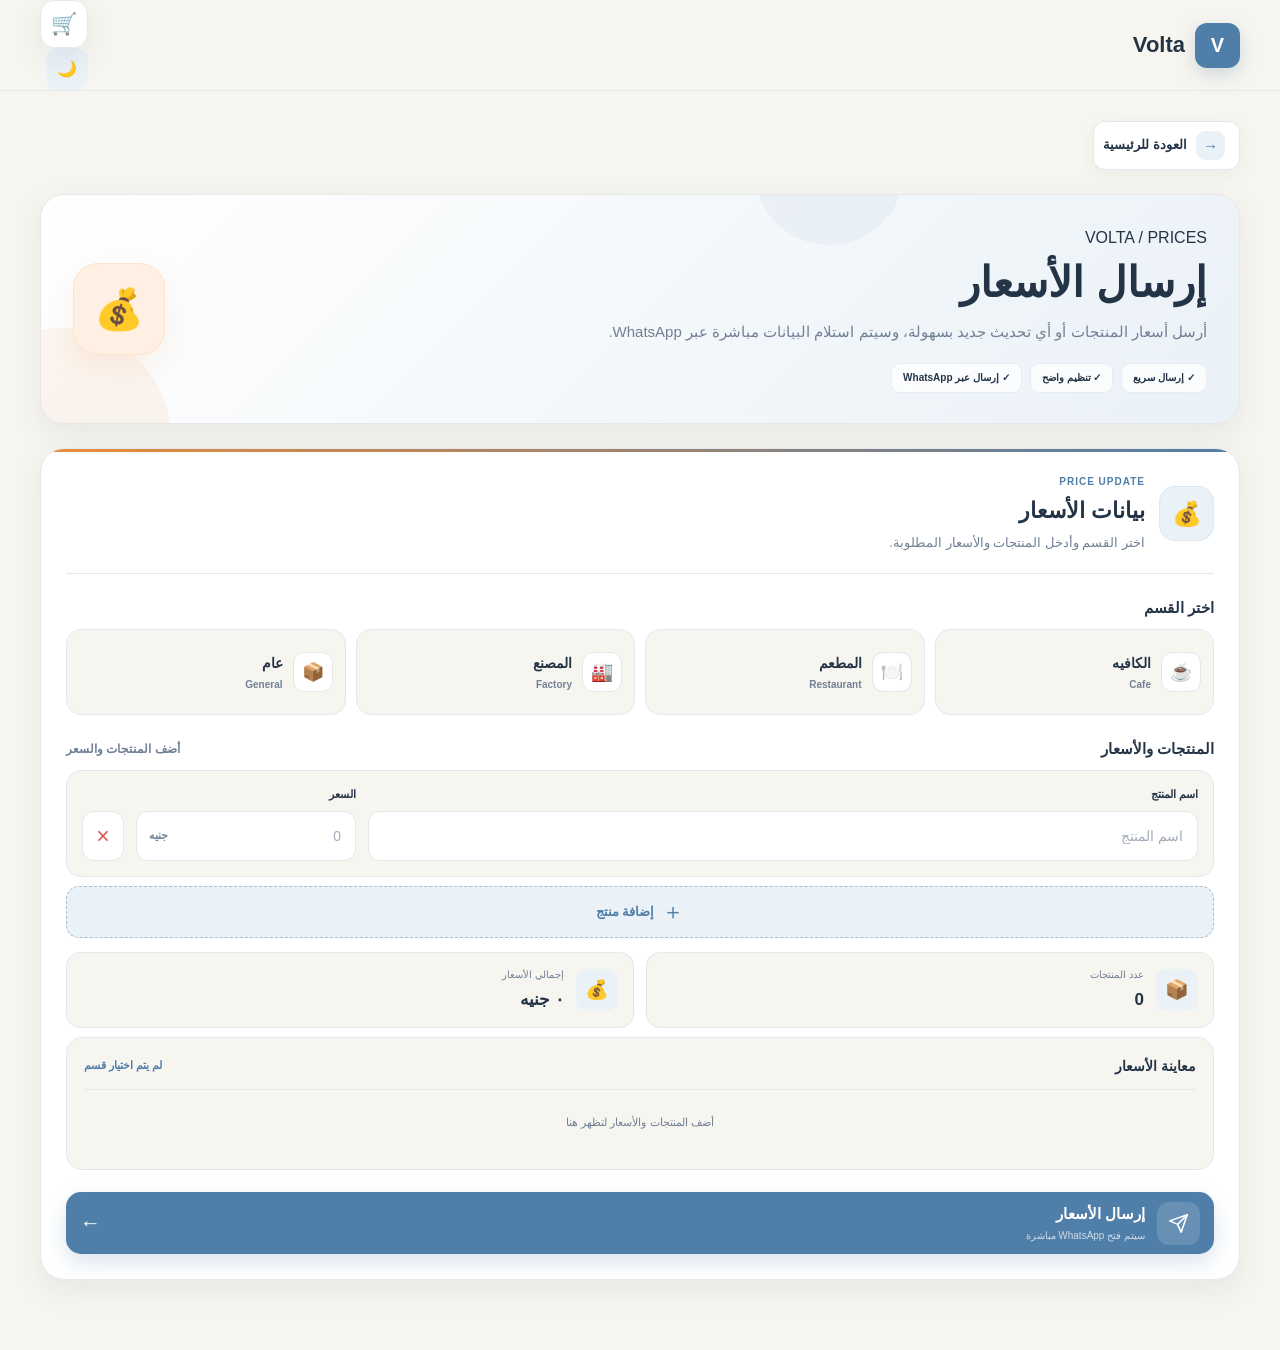
<file: prices.html>
<!DOCTYPE html>
<html lang="ar" dir="rtl">

<head>

    <meta charset="UTF-8">

    <meta name="viewport" content="width=device-width, initial-scale=1.0">

    <meta name="description" content="إرسال وتحديث أسعار المنتجات إلى ڤولتا عبر WhatsApp">

    <meta name="theme-color" content="#4f7ea8">

    <title>إرسال الأسعار | ڤولتا</title>


    <!-- =====================================
         GOOGLE FONT
    ====================================== -->

    <link rel="preconnect" href="https://fonts.googleapis.com">

    <link rel="preconnect" href="https://fonts.gstatic.com" crossorigin>

    <link href="https://fonts.googleapis.com/css2?family=Cairo:wght@400;500;600;700;800;900&display=swap" rel="stylesheet">


    <!-- =====================================
         PWA
    ====================================== -->

    <link rel="manifest" href="manifest.json">

    <meta name="apple-mobile-web-app-capable" content="yes">

    <meta name="apple-mobile-web-app-status-bar-style" content="default">

    <meta name="apple-mobile-web-app-title" content="Volta">

    <link rel="apple-touch-icon" href="assets/icons/volta-180.png">

    <link rel="icon" type="image/png" href="assets/icons/volta-192.png">


    <!-- =====================================
         CSS
    ====================================== -->

    <link rel="stylesheet" href="css/style.css">

    <link rel="stylesheet" href="css/prices.css">

    <link rel="stylesheet" href="css/cart.css">

    <link rel="stylesheet" href="css/responsive.css">

    <link rel="stylesheet" href="css/prices-responsive.css">

</head>


<body>


    <!-- =====================================
         NAVBAR
    ====================================== -->

    <header class="navbar">

        <div class="container navbar-content">


            <!-- LOGO -->

            <a href="index.html" class="logo">

                <span class="logo-mark">
                    V
                </span>

                <span class="logo-text">
                    Volta
                </span>

            </a>


            <!-- NAV ACTIONS -->

            <div class="nav-actions">


                <!-- CART -->

                <button type="button" class="cart-button" id="cartButton" aria-label="فتح السلة">

                    🛒

                    <span id="cartCount">
                        0
                    </span>

                </button>


                <!-- DARK MODE -->

                <button type="button" class="theme-toggle" id="themeToggle" aria-label="تغيير الوضع">

                    🌙

                </button>

            </div>

        </div>

    </header>



    <!-- =====================================
         MAIN
    ====================================== -->

    <main class="prices-page">

        <div class="container">


            <!-- =================================
                 BACK BUTTON
            ================================== -->

            <a href="index.html" class="back-link">

                <span class="back-icon">
                    →
                </span>

                <span>
                    العودة للرئيسية
                </span>

            </a>



            <!-- =================================
                 PAGE HERO
            ================================== -->

            <section class="prices-hero">


                <div class="prices-hero-content">

                    <span class="section-label">
                        VOLTA / PRICES
                    </span>


                    <h1>
                        إرسال الأسعار
                    </h1>


                    <p>
                        أرسل أسعار المنتجات أو أي تحديث جديد بسهولة، وسيتم استلام البيانات مباشرة عبر WhatsApp.
                    </p>


                    <div class="prices-hero-features">

                        <span>
                            ✓ إرسال سريع
                        </span>

                        <span>
                            ✓ تنظيم واضح
                        </span>

                        <span>
                            ✓ إرسال عبر WhatsApp
                        </span>

                    </div>

                </div>


                <!-- HERO ICON -->

                <div class="prices-hero-icon">
                    💰
                </div>

            </section>



            <!-- =================================
                 PRICES CONTENT
            ================================== -->

            <section class="prices-layout">


                <!-- =================================
                     MAIN FORM CARD
                ================================== -->

                <div class="prices-card">


                    <!-- CARD HEADER -->

                    <div class="prices-card-top">

                        <div class="prices-card-icon">
                            💰
                        </div>


                        <div>

                            <span class="prices-card-label">
                                PRICE UPDATE
                            </span>

                            <h2>
                                بيانات الأسعار
                            </h2>

                            <p>
                                اختر القسم وأدخل المنتجات والأسعار المطلوبة.
                            </p>

                        </div>

                    </div>



                    <!-- =================================
                         FORM
                    ================================== -->

                    <form id="pricesForm" class="prices-form">


                        <!-- =================================
                             SECTION
                        ================================== -->

                        <div class="form-group">


                            <label>
                                اختر القسم
                            </label>


                            <div class="section-options">


                                <!-- CAFE -->

                                <label class="section-option">

                                    <input
                                        type="radio"
                                        name="priceSection"
                                        value="الكافيه"
                                        required
                                    >

                                    <span class="section-option-content">

                                        <span class="section-option-icon">
                                            ☕
                                        </span>

                                        <span>

                                            <strong>
                                                الكافيه
                                            </strong>

                                            <small>
                                                Cafe
                                            </small>

                                        </span>

                                    </span>

                                </label>



                                <!-- RESTAURANT -->

                                <label class="section-option">

                                    <input
                                        type="radio"
                                        name="priceSection"
                                        value="المطعم"
                                    >

                                    <span class="section-option-content">

                                        <span class="section-option-icon">
                                            🍽️
                                        </span>

                                        <span>

                                            <strong>
                                                المطعم
                                            </strong>

                                            <small>
                                                Restaurant
                                            </small>

                                        </span>

                                    </span>

                                </label>



                                <!-- FACTORY -->

                                <label class="section-option">

                                    <input
                                        type="radio"
                                        name="priceSection"
                                        value="المصنع"
                                    >

                                    <span class="section-option-content">

                                        <span class="section-option-icon">
                                            🏭
                                        </span>

                                        <span>

                                            <strong>
                                                المصنع
                                            </strong>

                                            <small>
                                                Factory
                                            </small>

                                        </span>

                                    </span>

                                </label>



                                <!-- GENERAL -->

                                <label class="section-option">

                                    <input
                                        type="radio"
                                        name="priceSection"
                                        value="عام"
                                    >

                                    <span class="section-option-content">

                                        <span class="section-option-icon">
                                            📦
                                        </span>

                                        <span>

                                            <strong>
                                                عام
                                            </strong>

                                            <small>
                                                General
                                            </small>

                                        </span>

                                    </span>

                                </label>


                            </div>

                        </div>



                        <!-- =================================
                             PRODUCTS & PRICES
                        ================================== -->

                        <div class="form-group">


                            <div class="label-row">

                                <label>
                                    المنتجات والأسعار
                                </label>

                                <span>
                                    أضف المنتجات والسعر
                                </span>

                            </div>



                            <!-- PRODUCTS LIST -->

                            <div id="priceProducts" class="price-products">


                                <!-- FIRST PRODUCT -->

                                <div class="price-product-row">


                                    <!-- PRODUCT NAME -->

                                    <div class="price-input-group product-name-group">

                                        <label>
                                            اسم المنتج
                                        </label>

                                        <input type="text" class="price-product-name" placeholder="اسم المنتج" autocomplete="off">

                                    </div>


                                    <!-- PRICE -->

                                    <div class="price-input-group product-price-group">

                                        <label>
                                            السعر
                                        </label>

                                        <div class="price-input-wrapper">

                                            <input type="number" class="price-product-price" placeholder="0" min="0" step="0.01">

                                            <span>
                                                جنيه
                                            </span>

                                        </div>

                                    </div>


                                    <!-- REMOVE -->

                                    <button type="button" class="remove-price-product" aria-label="حذف المنتج">
                                        ×
                                    </button>


                                </div>

                            </div>



                            <!-- ADD PRODUCT -->

                            <button type="button" id="addPriceProduct" class="add-price-product">

                                <span>
                                    ＋
                                </span>

                                <strong>
                                    إضافة منتج
                                </strong>

                            </button>



                            <!-- =================================
                                 SUMMARY
                            ================================== -->

                            <div class="price-summary">


                                <!-- COUNT -->

                                <div class="price-summary-item">

                                    <span class="summary-icon">
                                        📦
                                    </span>

                                    <div>

                                        <small>
                                            عدد المنتجات
                                        </small>

                                        <strong id="priceProductsCount">
                                            0
                                        </strong>

                                    </div>

                                </div>



                                <!-- TOTAL -->

                                <div class="price-summary-item">

                                    <span class="summary-icon">
                                        💰
                                    </span>

                                    <div>

                                        <small>
                                            إجمالي الأسعار
                                        </small>

                                        <strong>

                                            <span id="priceProductsTotal">
                                                0
                                            </span>

                                            جنيه

                                        </strong>

                                    </div>

                                </div>


                            </div>



                            <!-- =================================
                                 PREVIEW
                            ================================== -->

                            <div class="price-preview">


                                <div class="price-preview-header">

                                    <strong>
                                        معاينة الأسعار
                                    </strong>

                                    <span id="previewSection">
                                        لم يتم اختيار قسم
                                    </span>

                                </div>


                                <div id="pricePreviewList" class="price-preview-list">

                                    <div class="price-preview-empty">
                                        أضف المنتجات والأسعار لتظهر هنا
                                    </div>

                                </div>


                            </div>


                        </div>



                        <!-- =================================
                             SEND BUTTON
                        ================================== -->

                        <button type="button" class="prices-submit" id="sendPricesWhatsApp">

                            <!-- SEND ICON -->

                            <span class="send-icon">

                                <svg
                                    viewBox="0 0 24 24"
                                    aria-hidden="true"
                                >

                                    <path d="M22 2 11 13"></path>

                                    <path d="m22 2-7 20-4-9-9-4Z"></path>

                                </svg>

                            </span>



                            <!-- BUTTON TEXT -->

                            <span class="send-content">

                                <strong>
                                    إرسال الأسعار
                                </strong>

                                <small>
                                    سيتم فتح WhatsApp مباشرة
                                </small>

                            </span>



                            <!-- ARROW -->

                            <span class="send-arrow">
                                ←
                            </span>

                        </button>


                    </form>


                </div>

            </section>


        </div>

    </main>



    <!-- =====================================
         CART OVERLAY
    ====================================== -->

    <div id="cartOverlay">


        <aside id="cartDrawer">


            <!-- CART HEADER -->

            <div class="cart-header">


                <div class="cart-header-info">


                    <div class="cart-header-icon">
                        🛒
                    </div>


                    <div>

                        <h2>
                            السلة
                        </h2>

                        <p>
                            المنتجات المطلوبة
                        </p>

                    </div>


                </div>


                <button id="cartClose" type="button" aria-label="إغلاق السلة">
                    ×
                </button>


            </div>



            <!-- CART ITEMS -->

            <div id="cartItems"></div>



            <!-- CART FOOTER -->

            <div class="cart-footer">


                <div class="cart-total">

                    <span class="cart-total-label">
                        إجمالي الكميات
                    </span>

                    <span id="cartTotalItems" class="cart-total-number">
                        0
                    </span>

                </div>


                <button id="sendOrder" type="button">
                    📱 إرسال الطلب
                </button>


            </div>


        </aside>

    </div>



    <!-- =====================================
         TOAST
    ====================================== -->

    <div id="toast"></div>



    <!-- =====================================
         JAVASCRIPT
    ====================================== -->

    <script src="js/cart.js"></script>

    <script src="js/whatsapp.js"></script>

    <script src="js/prices.js"></script>

    <script src="js/theme.js"></script>


    <!-- =====================================
         DIRECT PRICES WHATSAPP
    ====================================== -->

    <script>
        document.addEventListener(
            "DOMContentLoaded",
            function() {

                const sendButton =
                    document.getElementById(
                        "sendPricesWhatsApp"
                    );


                if (!sendButton) {
                    return;
                }


                sendButton.addEventListener(
                    "click",
                    function() {


                        /* =========================
                           SECTION
                        ========================= */

                        const selectedSection =
                            document.querySelector(
                                'input[name="priceSection"]:checked'
                            );


                        if (!selectedSection) {

                            alert(
                                "من فضلك اختر القسم أولاً"
                            );

                            return;
                        }


                        /* =========================
                           PRODUCTS
                        ========================= */

                        const rows =
                            document.querySelectorAll(
                                ".price-product-row"
                            );


                        const products = [];


                        rows.forEach(
                            function(row) {

                                const nameInput =
                                    row.querySelector(
                                        ".price-product-name"
                                    );


                                const priceInput =
                                    row.querySelector(
                                        ".price-product-price"
                                    );


                                const name =
                                    nameInput ?
                                    nameInput.value.trim() :
                                    "";


                                const price =
                                    priceInput ?
                                    Number(
                                        priceInput.value
                                    ) :
                                    0;


                                if (
                                    name &&
                                    price > 0
                                ) {

                                    products.push({
                                        name: name,
                                        price: price
                                    });

                                }

                            }
                        );


                        /* =========================
                           CHECK PRODUCTS
                        ========================= */

                        if (products.length === 0) {

                            alert(
                                "من فضلك أضف منتج واحد على الأقل مع السعر"
                            );

                            return;
                        }


                        /* =========================
                           TOTAL
                        ========================= */

                        const total =
                            products.reduce(
                                function(
                                    sum,
                                    product
                                ) {

                                    return (
                                        sum +
                                        product.price
                                    );

                                },
                                0
                            );


                        /* =========================
                           DATE & TIME
                        ========================= */

                        const now =
                            new Date();


                        const date =
                            now.toLocaleDateString(
                                "ar-EG", {
                                    year: "numeric",
                                    month: "2-digit",
                                    day: "2-digit"
                                }
                            );


                        const time =
                            now.toLocaleTimeString(
                                "ar-EG", {
                                    hour: "2-digit",
                                    minute: "2-digit"
                                }
                            );


                        /* =========================
                           PRODUCTS TEXT
                        ========================= */

                        const productsText =
                            products
                            .map(
                                function(
                                    product,
                                    index
                                ) {

                                    return (
                                        `${index + 1}️⃣ ` +
                                        `*${product.name}* — ` +
                                        `${product.price} جنيه`
                                    );

                                }
                            )
                            .join("\n");


                        /* =========================
                           MESSAGE
                        ========================= */

                        const message =

                            `💰 *ڤولتا | VOLTA*

📢 *تحديث أسعار المنتجات*
━━━━━━━━━━━━━━━━━━

📌 *القسم:* ${selectedSection.value}

📋 *المنتجات والأسعار:*

${productsText}

━━━━━━━━━━━━━━━━━━

📦 *عدد المنتجات:* ${products.length}

💵 *إجمالي الأسعار:* ${total} جنيه

📅 *التاريخ:* ${date}

⏰ *الوقت:* ${time}

━━━━━━━━━━━━━━━━━━

✅ *تم إرسال الأسعار عبر نظام VOLTA*`;


                        /* =========================
                           WHATSAPP NUMBER
                        ========================= */

                        const phone =
                            "201280061001";


                        /* =========================
                           WHATSAPP URL
                        ========================= */

                        const whatsappURL =
                            "https://wa.me/" +
                            phone +
                            "?text=" +
                            encodeURIComponent(
                                message
                            );


                        /* =========================
                           OPEN WHATSAPP
                        ========================= */

                        window.location.href =
                            whatsappURL;

                    }
                );

            }
        );
    </script>



    <!-- =====================================
         SERVICE WORKER
    ====================================== -->

    <script>
        if (
            "serviceWorker" in navigator
        ) {

            window.addEventListener(
                "load",
                function() {

                    navigator.serviceWorker
                        .register("./sw.js")
                        .then(
                            function() {

                                console.log(
                                    "Volta PWA Ready"
                                );

                            }
                        )
                        .catch(
                            function(error) {

                                console.error(
                                    "Service Worker Error:",
                                    error
                                );

                            }
                        );

                }
            );

        }
    </script>


</body>

</html>
</file>
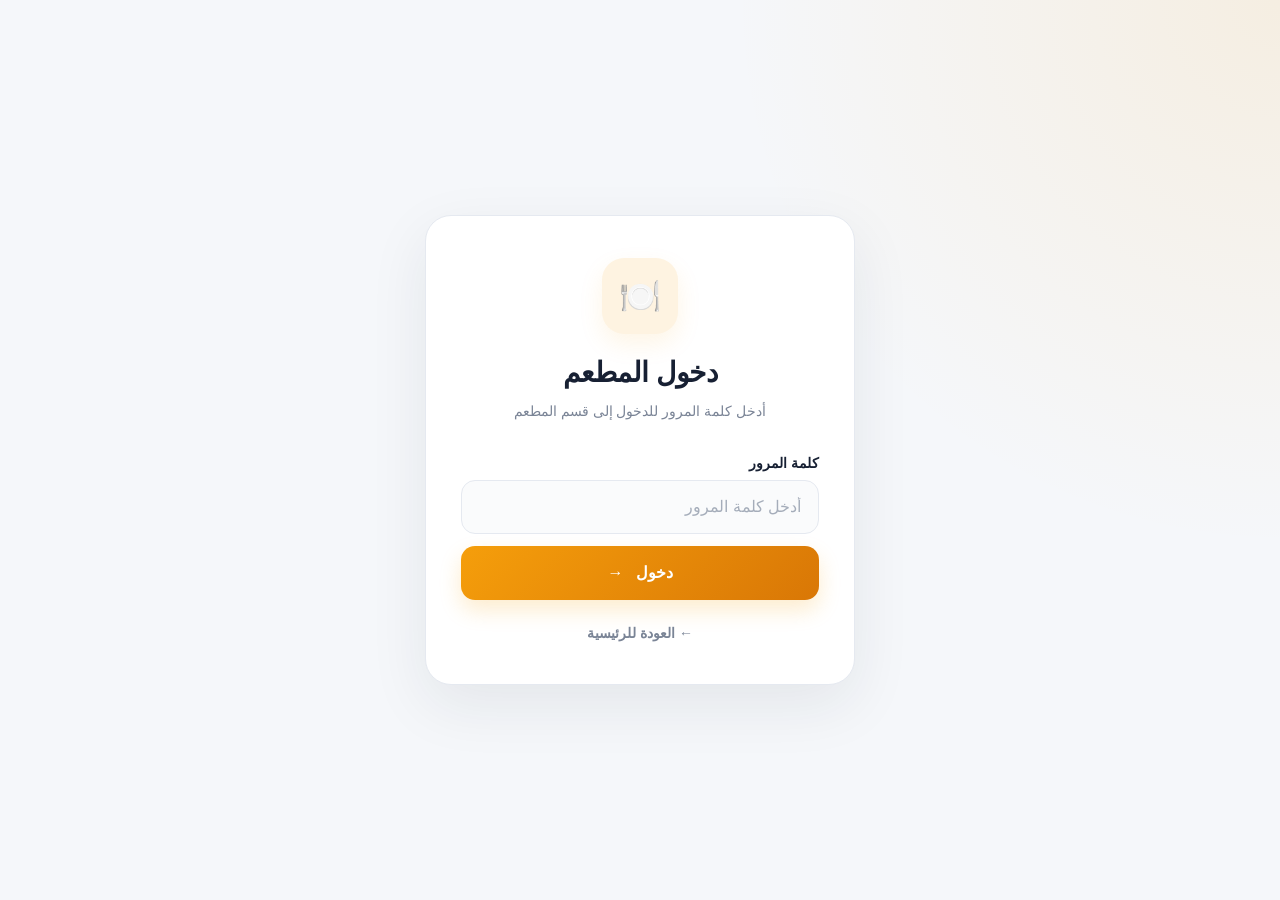
<file: restaurant-login.html>
<!DOCTYPE html>
<html lang="ar" dir="rtl">

<head>
    <meta charset="UTF-8">
    <meta name="viewport" content="width=device-width, initial-scale=1.0">

    <title>دخول المطعم | VOLTA</title>

    <link rel="stylesheet" href="css/login.css">
</head>

<body>

    <main class="login-page">

        <div class="login-card">

            <div class="login-icon">
                🍽️
            </div>

            <h1>دخول المطعم</h1>

            <p>
                أدخل كلمة المرور للدخول إلى قسم المطعم
            </p>

            <form id="sectionLoginForm">

                <div class="input-group">

                    <label for="password">
                        كلمة المرور
                    </label>

                    <input type="password" id="password" placeholder="أدخل كلمة المرور" autocomplete="off" required>

                </div>

                <p id="loginError" class="login-error">
                    كلمة المرور غير صحيحة
                </p>

                <button type="submit" class="login-button">
                    <span>دخول</span>
                    <span>→</span>
                </button>

            </form>

            <a href="index.html" class="back-link">
                ← العودة للرئيسية
            </a>

        </div>

    </main>

    <script>
        const form = document.getElementById("sectionLoginForm");
        const password = document.getElementById("password");
        const error = document.getElementById("loginError");

        form.addEventListener("submit", function(event) {

            event.preventDefault();

            if (password.value === "5678") {

                sessionStorage.setItem(
                    "voltaRestaurantAccess",
                    "true"
                );

                window.location.href = "restaurant.html";

            } else {

                error.classList.add("show");

                password.value = "";
                password.focus();

            }

        });

        password.addEventListener("input", function() {
            error.classList.remove("show");
        });
    </script>

</body>

</html>
</file>
<file: css/style.css>
/* =========================================
   VOLTA - Global Style
========================================= */

:root {
    --bg-main: #f7f5ef;
    --bg-card: #ffffff;
    --primary: #4f7ea8;
    --primary-dark: #365f83;
    --primary-light: #eaf1f7;
    --accent: #e98b3a;
    --accent-light: #fff0e3;
    --text-main: #243447;
    --text-muted: #718096;
    --border: #e5e7eb;
    --shadow: 0 10px 30px rgba(40, 60, 80, 0.08);
    --radius: 18px;
    --transition: 0.3s ease;
}


/* =========================================
   Reset
========================================= */

* {
    margin: 0;
    padding: 0;
    box-sizing: border-box;
}

html {
    scroll-behavior: smooth;
}

body {
    font-family: Arial, "Tahoma", sans-serif;
    background: var(--bg-main);
    color: var(--text-main);
    line-height: 1.6;
    transition: background-color var(--transition), color var(--transition);
}

a {
    color: inherit;
    text-decoration: none;
}

button,
input,
textarea {
    font: inherit;
}

button {
    cursor: pointer;
    border: none;
}


/* =========================================
   Container
========================================= */

.container {
    width: min(1180px, calc(100% - 32px));
    margin: 0 auto;
}


/* =========================================
   Navbar
========================================= */

.navbar {
    position: sticky;
    top: 0;
    z-index: 1000;
    background: rgba(247, 245, 239, 0.92);
    backdrop-filter: blur(12px);
    border-bottom: 1px solid var(--border);
    transition: background-color var(--transition), border-color var(--transition);
}

.navbar-content {
    min-height: 76px;
    display: flex;
    align-items: center;
    justify-content: space-between;
}


/* Logo */

.logo {
    display: flex;
    align-items: center;
    gap: 10px;
    font-weight: 800;
    font-size: 22px;
}

.logo-mark {
    width: 42px;
    height: 42px;
    display: grid;
    place-items: center;
    border-radius: 12px;
    background: var(--primary);
    color: #fff;
    font-size: 20px;
    box-shadow: 0 6px 18px rgba(79, 126, 168, 0.25);
}

.logo-text {
    color: var(--text-main);
}


/* Theme Button */

.theme-toggle {
    width: 42px;
    height: 42px;
    display: grid;
    place-items: center;
    border-radius: 12px;
    background: var(--primary-light);
    color: var(--primary);
    transition: var(--transition);
}

.theme-toggle:hover {
    background: var(--primary);
    color: #fff;
    transform: rotate(8deg);
}


/* =========================================
   Hero
========================================= */

.hero {
    min-height: 430px;
    position: relative;
    display: flex;
    align-items: center;
    background-image: linear-gradient( 90deg, rgba(24, 39, 54, 0.78), rgba(24, 39, 54, 0.42)), url("../assets/hero.webp");
    background-size: cover;
    background-position: center;
    color: #fff;
}


/* Hero Content */

.hero-content {
    padding: 80px 0;
}

.hero-badge {
    display: inline-block;
    padding: 7px 14px;
    margin-bottom: 18px;
    border: 1px solid rgba(255, 255, 255, 0.35);
    border-radius: 50px;
    background: rgba(255, 255, 255, 0.12);
    font-size: 14px;
}

.hero h1 {
    max-width: 650px;
    font-size: clamp(38px, 6vw, 68px);
    line-height: 1.15;
    margin-bottom: 20px;
}

.hero h1 span {
    color: var(--accent);
}

.hero p {
    max-width: 600px;
    font-size: 18px;
    color: rgba(255, 255, 255, 0.88);
}


/* =========================================
   Sections
========================================= */

.sections {
    padding: 80px 0;
}

.section-heading {
    margin-bottom: 40px;
}

.section-heading>span {
    color: var(--accent);
    font-size: 14px;
    font-weight: 700;
}

.section-heading h2 {
    margin: 6px 0;
    font-size: 34px;
}

.section-heading p {
    color: var(--text-muted);
}


/* =========================================
   Section Cards
========================================= */

.section-grid {
    display: grid;
    grid-template-columns: repeat(2, 1fr);
    gap: 22px;
}

.section-card {
    position: relative;
    min-height: 190px;
    padding: 28px;
    display: flex;
    align-items: center;
    gap: 20px;
    background: var(--bg-card);
    border: 1px solid var(--border);
    border-radius: var(--radius);
    box-shadow: var(--shadow);
    overflow: hidden;
    transition: transform var(--transition), box-shadow var(--transition), border-color var(--transition);
}

.section-card::after {
    content: "";
    position: absolute;
    width: 100px;
    height: 100px;
    left: -40px;
    bottom: -45px;
    border-radius: 50%;
    background: var(--primary-light);
    transition: var(--transition);
}

.section-card:hover {
    transform: translateY(-6px);
    border-color: rgba(79, 126, 168, 0.3);
    box-shadow: 0 18px 40px rgba(40, 60, 80, 0.13);
}

.section-card:hover::after {
    transform: scale(1.5);
}


/* =========================================
   Card Icon
========================================= */

.card-icon {
    position: relative;
    z-index: 2;
    flex-shrink: 0;
    width: 68px;
    height: 68px;
    display: grid;
    place-items: center;
    border-radius: 18px;
    font-size: 30px;
}

.cafe-icon,
.restaurant-icon {
    background: var(--primary-light);
}

.factory-icon {
    background: #eef2f4;
}

.prices-icon {
    background: var(--accent-light);
}


/* =========================================
   Card Content
========================================= */

.card-content {
    position: relative;
    z-index: 2;
    flex: 1;
}

.card-number {
    display: block;
    margin-bottom: 3px;
    color: var(--accent);
    font-size: 12px;
    font-weight: 700;
    letter-spacing: 1px;
}

.card-content h3 {
    margin-bottom: 5px;
    font-size: 24px;
}

.card-content p {
    color: var(--text-muted);
    font-size: 14px;
}


/* =========================================
   Card Arrow
========================================= */

.card-arrow {
    position: relative;
    z-index: 2;
    width: 40px;
    height: 40px;
    display: grid;
    place-items: center;
    border-radius: 50%;
    background: var(--primary-light);
    color: var(--primary);
    transition: var(--transition);
}

.section-card:hover .card-arrow {
    background: var(--accent);
    color: #fff;
    transform: translateX(-4px);
}


/* =========================================
   Footer
========================================= */

.footer {
    padding: 25px 0;
    border-top: 1px solid var(--border);
    text-align: center;
    color: var(--text-muted);
    font-size: 13px;
}


/* =========================================
   Dark Mode
========================================= */

body.dark-mode {
    --bg-main: #17212b;
    --bg-card: #202d39;
    --primary: #79a7cf;
    --primary-dark: #5c8db8;
    --primary-light: #293c4d;
    --accent: #f0a15a;
    --accent-light: #463426;
    --text-main: #f3f5f7;
    --text-muted: #aeb9c4;
    --border: #334352;
    --shadow: 0 10px 30px rgba(0, 0, 0, 0.2);
}

body.dark-mode .navbar {
    background: rgba(23, 33, 43, 0.92);
}

body.dark-mode .hero {
    background-image: linear-gradient( 90deg, rgba(10, 18, 25, 0.82), rgba(10, 18, 25, 0.55)), url("../assets/hero.webp");
}


/* =========================================
   VOLTA - DARK MODE
========================================= */

body.dark-mode {
    --bg-main: #111827;
    --bg-card: #1f2937;
    --primary: #6fa3d2;
    --primary-dark: #4f7ea8;
    --primary-light: #26384a;
    --accent: #f0a15c;
    --accent-light: #3b2d22;
    --text-main: #f3f4f6;
    --text-muted: #aeb8c5;
    --border: #374151;
    background: var(--bg-main);
    color: var(--text-main);
}


/* =========================================
   VOLTA - GLOBAL DARK MODE
========================================= */

body.dark-mode {
    --bg-main: #111827;
    --bg-card: #1f2937;
    --primary: #6fa3d2;
    --primary-dark: #4f7ea8;
    --primary-light: #26384a;
    --accent: #f0a15c;
    --accent-light: #3b2d22;
    --text-main: #f3f4f6;
    --text-muted: #aeb8c5;
    --border: #374151;
    background-color: var(--bg-main);
    color: var(--text-main);
}

body.dark-mode {
    --bg-main: #111827;
    --bg-card: #1f2937;
    --primary: #6fa3d2;
    --primary-dark: #4f7ea8;
    --primary-light: #26384a;
    --accent: #f0a15c;
    --accent-light: #3b2d22;
    --text-main: #f3f4f6;
    --text-muted: #aeb8c5;
    --border: #374151;
    background-color: var(--bg-main);
    color: var(--text-main);
}


/* =========================================
   DEVELOPER CREDIT
========================================= */

.developer-credit {
    margin: 0;
    text-align: center;
    font-size: 12px;
    font-weight: 600;
    color: var(--text-muted);
    letter-spacing: 0.2px;
}

.developer-credit span {
    color: var(--primary);
    font-weight: 800;
    transition: 0.25s ease;
}

.developer-credit b {
    margin: 0 5px;
    color: var(--text-muted);
    font-weight: 500;
}

.developer-credit span:hover {
    color: var(--accent);
}

.logo-mark {
    width: 45px;
    height: 45px;
    display: flex;
    align-items: center;
    justify-content: center;
    overflow: hidden;
    flex-shrink: 0;
}

.logo-mark img {
    width: 100%;
    height: 100%;
    object-fit: contain;
    display: block;
}
</file>
<file: css/home.css>
.hero {
    position: relative;
    width: 100%;
    min-height: 600px;
    background-image: url("../assets/hero.webp");
    background-size: cover;
    background-position: center;
    background-repeat: no-repeat;
    overflow: hidden;
}


/* Mobile */

@media (max-width: 768px) {
    .hero {
        min-height: 320px;
        background-position: center;
    }
    .hero-content {
        min-height: 320px;
    }
}

@media (max-width: 480px) {
    .hero {
        min-height: 260px;
    }
    .hero-content {
        min-height: 260px;
    }
}
</file>
<file: css/responsive.css>
/* =========================================
   VOLTA
   Responsive System
========================================= */


/* =========================================
   LARGE TABLET / SMALL DESKTOP
   1000px and below
========================================= */

@media (max-width: 1000px) {
    .container {
        width: min(100% - 28px, 900px);
    }
    /* Products */
    .products-grid {
        grid-template-columns: repeat(3, minmax(0, 1fr));
    }
    /* Home Sections */
    .section-grid {
        gap: 16px;
    }
}


/* =========================================
   TABLET
   768px and below
========================================= */

@media (max-width: 768px) {
    .container {
        width: min(100% - 26px, 700px);
    }
    /* =====================================
       Navbar
    ===================================== */
    .navbar-content {
        min-height: 68px;
    }
    .logo {
        font-size: 20px;
    }
    .logo-mark {
        width: 40px;
        height: 40px;
    }
    /* =====================================
       Home Hero
    ===================================== */
    .hero {
        min-height: 400px;
        background-position: center;
    }
    .hero-content {
        padding: 65px 0;
    }
    .hero h1 {
        max-width: 580px;
        font-size: clamp(38px, 7vw, 54px);
    }
    .hero p {
        max-width: 520px;
        font-size: 16px;
    }
    /* =====================================
       Home Sections
    ===================================== */
    .sections {
        padding: 60px 0;
    }
    .section-heading {
        margin-bottom: 30px;
    }
    .section-heading h2 {
        font-size: 30px;
    }
    .section-grid {
        grid-template-columns: repeat(2, minmax(0, 1fr));
        gap: 15px;
    }
    .section-card {
        min-height: 175px;
        padding: 22px;
    }
    .card-icon {
        width: 60px;
        height: 60px;
        font-size: 27px;
    }
    .card-content h3 {
        font-size: 21px;
    }
    /* =====================================
       Cafe / Restaurant / Factory Header
    ===================================== */
    .page-header {
        padding: 42px 0 35px;
    }
    .back-link {
        margin-bottom: 24px;
    }
    .page-header-content {
        gap: 20px;
    }
    .page-header h1 {
        font-size: clamp(30px, 6vw, 42px);
    }
    .page-header p {
        font-size: 14px;
    }
    .page-header-icon {
        width: 76px;
        height: 76px;
        border-radius: 22px;
        font-size: 35px;
    }
    /* =====================================
       Sub Sections
    ===================================== */
    .sub-section-grid {
        gap: 12px;
    }
    /* =====================================
       Products
    ===================================== */
    .products-section {
        padding: 30px 0 50px;
    }
    .products-top {
        gap: 20px;
    }
    .search-box {
        width: 290px;
    }
    /* =====================================
       Note
    ===================================== */
    .note-section {
        padding-bottom: 55px;
    }
}


/* =========================================
   MOBILE
   700px and below
========================================= */

@media (max-width: 700px) {
    .container {
        width: calc(100% - 24px);
    }
    /* =====================================
       Navbar
    ===================================== */
    .navbar-content {
        min-height: 64px;
    }
    .logo {
        gap: 8px;
        font-size: 18px;
    }
    .logo-mark {
        width: 38px;
        height: 38px;
        border-radius: 11px;
        font-size: 18px;
    }
    .nav-actions {
        gap: 7px;
    }
    .theme-toggle {
        width: 44px;
        height: 44px;
    }
    .cart-button {
        width: 50px;
        height: 46px;
        border-radius: 13px;
    }
    .cart-icon {
        font-size: 21px;
    }
    .cart-count {
        min-width: 22px;
        height: 22px;
        top: -6px;
        left: -6px;
    }
    /* =====================================
       Home Hero
    ===================================== */
    .hero {
        min-height: 390px;
        background-position: center;
    }
    .hero-content {
        padding: 55px 0;
    }
    .hero-badge {
        padding: 6px 12px;
        margin-bottom: 15px;
        font-size: 12px;
    }
    .hero h1 {
        max-width: 100%;
        margin-bottom: 15px;
        font-size: clamp(34px, 10vw, 44px);
        line-height: 1.2;
    }
    .hero p {
        max-width: 100%;
        font-size: 14px;
        line-height: 1.8;
    }
    /* =====================================
       Home Sections
    ===================================== */
    .sections {
        padding: 50px 0;
    }
    .section-heading {
        margin-bottom: 22px;
    }
    .section-heading>span {
        font-size: 12px;
    }
    .section-heading h2 {
        margin: 4px 0;
        font-size: 27px;
    }
    .section-heading p {
        font-size: 13px;
    }
    .section-grid {
        grid-template-columns: repeat(2, minmax(0, 1fr));
        gap: 10px;
    }
    .section-card {
        min-height: 180px;
        padding: 16px 13px;
        flex-direction: column;
        align-items: flex-start;
        justify-content: space-between;
        gap: 10px;
    }
    .card-icon {
        width: 50px;
        height: 50px;
        border-radius: 14px;
        font-size: 23px;
    }
    .card-number {
        font-size: 10px;
    }
    .card-content h3 {
        margin-bottom: 3px;
        font-size: clamp(16px, 4.5vw, 19px);
    }
    .card-content p {
        max-width: 130px;
        font-size: 11px;
        line-height: 1.55;
        overflow-wrap: anywhere;
    }
    .card-arrow {
        position: absolute;
        left: 10px;
        bottom: 10px;
        width: 32px;
        height: 32px;
    }
    /* =====================================
       Page Header
    ===================================== */
    .page-header {
        padding: 32px 0 28px;
    }
    .back-link {
        padding: 8px 12px 8px 13px;
        margin-bottom: 20px;
        border-radius: 11px;
        font-size: 12px;
    }
    .back-icon {
        width: 25px;
        height: 25px;
        border-radius: 7px;
        font-size: 14px;
    }
    .page-header-content {
        align-items: center;
        gap: 15px;
    }
    .page-label {
        margin-bottom: 5px;
        font-size: 10px;
    }
    .page-header h1 {
        margin-bottom: 6px;
        font-size: clamp(28px, 8vw, 36px);
    }
    .page-header p {
        max-width: 420px;
        font-size: 12px;
        line-height: 1.7;
    }
    .page-header-icon {
        width: 60px;
        height: 60px;
        border-radius: 17px;
        font-size: 28px;
    }
    /* =====================================
       Sub Sections
    ===================================== */
    .sub-sections {
        display: grid !important;
        grid-template-columns: repeat(2, minmax(0, 1fr)) !important;
        gap: 10px !important;
        width: 100% !important;
        box-sizing: border-box;
        padding-bottom: 25px;
    }
    .sub-section-grid {
        grid-template-columns: repeat(2, minmax(0, 1fr));
        gap: 10px;
    }
    .sub-section-card {
        width: 100% !important;
        min-width: 0 !important;
        max-width: 100% !important;
        min-height: 68px;
        padding: 10px;
        gap: 8px;
        border-radius: 14px;
        box-sizing: border-box;
    }
    .sub-section-icon {
        width: 40px;
        height: 40px;
        flex-shrink: 0;
        border-radius: 11px;
        font-size: 18px;
    }
    .sub-section-content {
        min-width: 0;
        gap: 3px;
        overflow: hidden;
    }
    .sub-section-content strong {
        display: block;
        font-size: 12px;
        white-space: nowrap;
    }
    .sub-section-content small {
        display: block;
        font-size: 8px;
        white-space: nowrap;
    }
    .sub-card-icon {
        width: 45px;
        height: 45px;
        border-radius: 13px;
        font-size: 21px;
    }
    .sub-card-content strong {
        font-size: 14px;
    }
    .sub-card-content small {
        font-size: 10px;
        line-height: 1.5;
    }
    .sub-card-arrow {
        width: 32px;
        height: 32px;
        font-size: 13px;
    }
    /* =====================================
       Products
    ===================================== */
    .products-section {
        padding: 24px 0 45px;
    }
    .products-top {
        align-items: stretch;
        flex-direction: column;
        gap: 15px;
        margin-bottom: 20px;
    }
    .section-label {
        margin-bottom: 5px;
        font-size: 10px;
    }
    .products-top h2 {
        font-size: clamp(23px, 7vw, 28px);
    }
    .search-box {
        width: 100%;
        height: 48px;
        padding: 0 13px;
        border-radius: 13px;
    }
    .search-box input {
        font-size: 13px;
    }
    /* =====================================
       Product Grid
    ===================================== */
    .products-grid {
        grid-template-columns: repeat(2, minmax(0, 1fr));
        gap: 10px;
    }
    .product-card {
        border-radius: 16px;
    }
    .product-number {
        top: 8px;
        right: 8px;
        padding: 4px 6px;
        border-radius: 7px;
        font-size: 8px;
    }
    .product-image {
        aspect-ratio: 1 / 0.88;
    }
    .product-info {
        padding: 11px;
    }
    .product-info h3 {
        margin-bottom: 5px;
        font-size: clamp(12px, 3.7vw, 15px);
        line-height: 1.45;
        overflow-wrap: anywhere;
    }
    .product-unit {
        padding: 4px 7px;
        border-radius: 7px;
        font-size: 9px;
    }
    /* =====================================
       Product Actions
    ===================================== */
    .product-actions {
        padding: 0 9px 9px;
        flex-direction: column;
        align-items: stretch;
        gap: 7px;
    }
    .quantity-control {
        width: 100%;
        height: 38px;
        border-radius: 10px;
    }
    .quantity-control button {
        width: auto;
        flex: 1;
        font-size: 14px;
    }
    .quantity-control span {
        min-width: 25px;
        flex: 1;
        font-size: 12px;
    }
    .add-to-cart {
        width: 100%;
        height: 38px;
        border-radius: 10px;
        font-size: 10px;
    }
    /* =====================================
       Empty Products
    ===================================== */
    .empty-products {
        padding: 45px 15px;
        border-radius: 17px;
    }
    .empty-products>span {
        font-size: 30px;
    }
    .empty-products h3 {
        font-size: 17px;
    }
    .empty-products p {
        font-size: 11px;
    }
    /* =====================================
       Note
    ===================================== */
    .note-section {
        padding-bottom: 50px;
    }
    .note-card {
        padding: 15px;
        align-items: flex-start;
        gap: 10px;
        border-radius: 18px;
    }
    .note-icon {
        width: 40px;
        height: 40px;
        border-radius: 11px;
        font-size: 17px;
    }
    .note-content h3 {
        margin-bottom: 3px;
        font-size: 15px;
    }
    .note-content p {
        margin-bottom: 11px;
        font-size: 10px;
        line-height: 1.6;
    }
    .note-content textarea {
        min-height: 95px;
        padding: 11px;
        border-radius: 12px;
        font-size: 11px;
    }
    /* =====================================
       Cart Drawer
    ===================================== */
    .cart-drawer {
        width: min(100%, 390px);
    }
    .cart-header {
        padding: 18px;
    }
    .cart-header h2 {
        font-size: 20px;
    }
    .cart-items {
        padding: 13px;
    }
    .cart-footer {
        padding: 13px;
    }
    .send-order-button {
        min-height: 48px;
        padding: 0 14px;
        border-radius: 13px;
        font-size: 11px;
    }
    /* =====================================
       Toast
    ===================================== */
    .toast {
        right: 12px;
        left: 12px;
        bottom: 12px;
        padding: 12px 14px;
        border-radius: 12px;
        text-align: center;
        font-size: 11px;
    }
    /* =====================================
       Footer
    ===================================== */
    .footer {
        padding: 20px 0;
        font-size: 11px;
    }
}


/* =========================================
   SMALL MOBILE
   380px and below
========================================= */

@media (max-width: 380px) {
    .container {
        width: calc(100% - 18px);
    }
    /* Navbar */
    .logo {
        font-size: 16px;
    }
    .logo-mark {
        width: 35px;
        height: 35px;
        font-size: 17px;
    }
    .theme-toggle {
        width: 40px;
        height: 40px;
    }
    .cart-button {
        width: 46px;
        height: 42px;
    }
    /* Hero */
    .hero {
        min-height: 360px;
    }
    .hero h1 {
        font-size: 32px;
    }
    .hero p {
        font-size: 13px;
    }
    /* Home Cards */
    .section-card {
        min-height: 170px;
        padding: 13px 11px;
    }
    .card-icon {
        width: 46px;
        height: 46px;
        font-size: 21px;
    }
    .card-content h3 {
        font-size: 15px;
    }
    .card-content p {
        font-size: 10px;
    }
    /* Page Header */
    .page-header-icon {
        width: 52px;
        height: 52px;
        font-size: 24px;
    }
    .page-header h1 {
        font-size: 27px;
    }
    /* Sub Sections */
    .sub-sections {
        grid-template-columns: repeat(2, minmax(0, 1fr)) !important;
        gap: 7px !important;
    }
    .sub-section-card {
        min-height: 61px;
        padding: 7px;
        gap: 6px;
    }
    .sub-section-icon {
        width: 34px;
        height: 34px;
        border-radius: 9px;
        font-size: 15px;
    }
    .sub-section-content strong {
        font-size: 10px;
    }
    .sub-section-content small {
        font-size: 7px;
    }
    /* Products */
    .products-grid {
        gap: 8px;
    }
    .product-info {
        padding: 9px;
    }
    .product-info h3 {
        font-size: 12px;
    }
    .product-actions {
        padding: 0 8px 8px;
    }
    .add-to-cart {
        font-size: 9px;
    }
    /* Note */
    .note-card {
        padding: 12px;
    }
}


/* =========================================
   PRICES MOBILE
========================================= */

@media (max-width: 768px) {
    .container {
        width: 100%;
        max-width: 100%;
        padding-inline: 14px;
    }
    .prices-page,
    .prices-layout,
    .prices-hero,
    .prices-card,
    .prices-side,
    .prices-side-card {
        max-width: 100%;
    }
    .prices-hero,
    .prices-card,
    .prices-side-card {
        overflow: hidden;
    }
}


/* =========================================
   VOLTA - GLOBAL RESPONSIVE
   Cafe / Restaurant / Factory / Shared
========================================= */


/* =========================================
   LARGE DESKTOP
========================================= */

@media (max-width: 1400px) {
    .container {
        width: min(94%, 1200px);
    }
    .products-grid {
        grid-template-columns: repeat(4, minmax(0, 1fr));
        gap: 18px;
    }
    .product-image-wrapper {
        height: 220px;
    }
}


/* =========================================
   DESKTOP / LAPTOP
========================================= */

@media (max-width: 1200px) {
    .container {
        width: min(94%, 1100px);
    }
    /* ---------- Section Hero ---------- */
    .section-hero {
        min-height: 200px;
        padding: 30px 34px;
    }
    .section-hero h1 {
        font-size: 34px;
    }
    .section-hero-icon {
        width: 95px;
        height: 95px;
        border-radius: 26px;
        font-size: 42px;
    }
    /* ---------- Products ---------- */
    .products-grid {
        grid-template-columns: repeat(3, minmax(0, 1fr));
        gap: 18px;
    }
    .product-image-wrapper {
        height: 225px;
    }
    .product-info h3 {
        font-size: 17px;
    }
    /* ---------- Search ---------- */
    .search-box {
        width: 300px;
    }
}


/* =========================================
   TABLET
========================================= */

@media (max-width: 992px) {
    .section-page {
        padding-top: 28px;
    }
    /* ---------- Section Hero ---------- */
    .section-hero {
        min-height: 185px;
        padding: 27px 28px;
        border-radius: 22px;
    }
    .section-label {
        font-size: 10px;
    }
    .section-hero h1 {
        font-size: 31px;
    }
    .section-hero p {
        font-size: 13px;
    }
    .section-hero-icon {
        width: 85px;
        height: 85px;
        border-radius: 23px;
        font-size: 37px;
    }
    /* ---------- Sub Sections ---------- */
    .sub-sections {
        display: grid;
        grid-template-columns: repeat(2, minmax(0, 1fr));
        gap: 13px;
    }
    .sub-section-card {
        min-height: 82px;
        padding: 13px 15px;
    }
    .sub-section-icon {
        width: 50px;
        height: 50px;
        font-size: 22px;
    }
    .sub-section-content strong {
        font-size: 15px;
    }
    /* ---------- Products Header ---------- */
    .products-header {
        align-items: flex-end;
    }
    .products-header h2 {
        font-size: 23px;
    }
    .search-box {
        width: 280px;
        height: 49px;
    }
    /* ---------- Products ---------- */
    .products-grid {
        grid-template-columns: repeat(3, minmax(0, 1fr));
        gap: 16px;
    }
    .product-image-wrapper {
        height: 210px;
    }
    .product-info {
        padding: 16px 15px 9px;
    }
    .product-info h3 {
        font-size: 16px;
    }
    .product-actions {
        padding: 11px 15px 15px;
    }
    .quantity-row {
        gap: 8px;
    }
    .quantity-btn {
        width: 48px;
    }
    .quantity-unit {
        min-width: 55px;
        font-size: 12px;
    }
    .add-to-cart {
        min-height: 50px;
        font-size: 14px;
    }
    /* ---------- Note ---------- */
    .order-note {
        padding: 22px;
    }
}


/* =========================================
   MOBILE
========================================= */

@media (max-width: 768px) {
    /* ---------- Page ---------- */
    .section-page {
        min-height: calc(100vh - 70px);
        padding: 22px 0 45px;
        overflow-x: hidden;
    }
    .container {
        width: min(94%, 680px);
    }
    /* ---------- Back Link ---------- */
    .back-link {
        margin-bottom: 18px;
        padding: 8px 12px 8px 8px;
        border-radius: 12px;
        font-size: 11px;
    }
    .back-icon {
        width: 27px;
        height: 27px;
        border-radius: 9px;
        font-size: 14px;
    }
    /* ---------- Hero ---------- */
    .section-hero {
        min-height: 0;
        padding: 24px;
        gap: 18px;
        border-radius: 20px;
    }
    .section-hero-content {
        min-width: 0;
        width: 100%;
    }
    .section-label {
        min-height: 25px;
        padding: 4px 9px;
        margin-bottom: 9px;
        font-size: 8px;
    }
    .section-hero h1 {
        margin-bottom: 7px;
        font-size: 28px;
    }
    .section-hero p {
        max-width: 100%;
        font-size: 11px;
        line-height: 1.8;
    }
    .section-hero-icon {
        width: 70px;
        height: 70px;
        flex-shrink: 0;
        border-radius: 18px;
        font-size: 30px;
    }
    /* ---------- Sub Sections ---------- */
    .sub-sections {
        display: grid !important;
        grid-template-columns: repeat(2, minmax(0, 1fr)) !important;
        gap: 9px !important;
        width: 100% !important;
        box-sizing: border-box;
        margin-bottom: 23px;
    }
    .sub-section-card {
        width: 100% !important;
        min-width: 0 !important;
        max-width: 100% !important;
        min-height: 72px;
        gap: 8px;
        padding: 9px;
        border-radius: 14px;
        box-sizing: border-box;
    }
    .sub-section-icon {
        width: 40px;
        height: 40px;
        flex-shrink: 0;
        border-radius: 11px;
        font-size: 18px;
    }
    .sub-section-content {
        min-width: 0;
        gap: 3px;
        overflow: hidden;
    }
    .sub-section-content strong {
        display: block;
        font-size: 12px;
        white-space: nowrap;
    }
    .sub-section-content small {
        display: block;
        font-size: 8px;
        white-space: nowrap;
    }
    /* ---------- Products Header ---------- */
    .products-header {
        display: flex;
        align-items: center;
        flex-direction: column;
        gap: 13px;
        margin-bottom: 19px;
    }
    .products-header>div:first-child {
        width: 100%;
    }
    .products-label {
        margin-bottom: 3px;
        font-size: 8px;
    }
    .products-header h2 {
        font-size: 19px;
    }
    /* ---------- Search ---------- */
    .search-box {
        width: 100%;
        height: 45px;
        padding: 0 12px;
        border-radius: 12px;
    }
    .search-icon {
        font-size: 15px;
    }
    .search-box input {
        font-size: 11px;
    }
    /* ---------- Products Grid ---------- */
    .products-grid {
        width: 100%;
        grid-template-columns: repeat(2, minmax(0, 1fr));
        gap: 10px;
    }
    /* ---------- Product Card ---------- */
    .product-card {
        border-radius: 16px;
    }
    .product-card:hover {
        transform: none;
    }
    .product-image-wrapper {
        height: 155px;
    }
    .product-card:hover .product-image {
        transform: none;
    }
    .product-number {
        top: 7px;
        left: 7px;
        padding: 4px 7px;
        border-radius: 7px;
        font-size: 8px;
    }
    .product-info {
        padding: 11px 10px 7px;
    }
    .product-info h3 {
        font-size: 12px;
        line-height: 1.5;
    }
    .product-unit {
        margin-top: 5px;
        padding: 4px 7px;
        border-radius: 6px;
        font-size: 8px;
    }
    /* ---------- Product Actions ---------- */
    .product-actions {
        padding: 7px 10px 10px;
    }
    .quantity-row {
        gap: 5px;
        margin-bottom: 8px;
    }
    .quantity-box {
        height: 40px;
        border-radius: 10px;
    }
    .quantity-btn {
        width: 34px;
        font-size: 19px;
    }
    .product-quantity {
        font-size: 13px;
    }
    .quantity-unit {
        min-width: 34px;
        font-size: 8px;
    }
    .add-to-cart {
        min-height: 40px;
        border-radius: 10px;
        gap: 4px;
        font-size: 10px;
        box-shadow: none;
    }
    /* ---------- Empty Products ---------- */
    .empty-products {
        padding: 45px 15px;
        border-radius: 16px;
    }
    .empty-products-icon {
        width: 55px;
        height: 55px;
        margin-bottom: 12px;
        border-radius: 15px;
        font-size: 23px;
    }
    .empty-products h3 {
        font-size: 16px;
    }
    .empty-products p {
        font-size: 10px;
    }
    /* ---------- Order Note ---------- */
    .order-note {
        margin-top: 22px;
        padding: 17px;
        border-radius: 16px;
    }
    .order-note-header {
        gap: 9px;
        margin-bottom: 12px;
    }
    .order-note-icon {
        width: 40px;
        height: 40px;
        border-radius: 10px;
        font-size: 18px;
    }
    .order-note-header h3 {
        font-size: 14px;
    }
    .order-note-header p {
        font-size: 8px;
    }
    .order-note textarea {
        min-height: 115px;
        padding: 11px;
        border-radius: 11px;
        font-size: 10px;
    }
    /* ---------- Toast ---------- */
    #toast {
        right: 12px;
        left: 12px;
        bottom: 15px;
        min-width: 0;
        max-width: none;
        padding: 12px 14px;
        border-radius: 12px;
        font-size: 11px;
        text-align: center;
    }
}


/* =========================================
   SMALL MOBILE
========================================= */

@media (max-width: 600px) {
    .container {
        width: calc(100% - 24px);
    }
    /* ---------- Hero ---------- */
    .section-hero {
        display: block;
        padding: 20px;
        border-radius: 18px;
    }
    .section-hero-content {
        padding-left: 0;
    }
    .section-hero h1 {
        font-size: 25px;
    }
    .section-hero p {
        font-size: 10px;
    }
    .section-hero-icon {
        position: absolute;
        top: 15px;
        left: 15px;
        width: 53px;
        height: 53px;
        border-radius: 14px;
        font-size: 23px;
    }
    /* ---------- Sub Sections ---------- */
    .sub-sections {
        display: grid !important;
        grid-template-columns: repeat(2, minmax(0, 1fr)) !important;
        gap: 7px !important;
    }
    .sub-section-card {
        width: 100% !important;
        min-width: 0 !important;
        min-height: 67px;
        padding: 7px;
        gap: 6px;
        border-radius: 12px;
    }
    .sub-section-icon {
        width: 34px;
        height: 34px;
        border-radius: 9px;
        font-size: 15px;
    }
    .sub-section-content strong {
        font-size: 10px;
    }
    .sub-section-content small {
        font-size: 7px;
    }
    /* ---------- Products ---------- */
    .products-grid {
        gap: 8px;
    }
    .product-image-wrapper {
        height: 135px;
    }
    .product-info {
        padding: 9px 8px 6px;
    }
    .product-info h3 {
        font-size: 10px;
    }
    .product-unit {
        padding: 3px 5px;
        font-size: 7px;
    }
    .product-actions {
        padding: 6px 8px 8px;
    }
    .quantity-row {
        gap: 4px;
        margin-bottom: 6px;
    }
    .quantity-box {
        height: 36px;
        border-radius: 8px;
    }
    .quantity-btn {
        width: 28px;
        font-size: 17px;
    }
    .product-quantity {
        font-size: 12px;
    }
    .quantity-unit {
        min-width: 29px;
        font-size: 7px;
    }
    .add-to-cart {
        min-height: 37px;
        border-radius: 8px;
        font-size: 8px;
    }
    /* ---------- Note ---------- */
    .order-note {
        padding: 14px;
    }
    .order-note-header h3 {
        font-size: 12px;
    }
    .order-note-header p {
        font-size: 7px;
    }
    .order-note textarea {
        min-height: 105px;
        font-size: 9px;
    }
}


/* =========================================
   VERY SMALL MOBILE
========================================= */

@media (max-width: 400px) {
    .section-page {
        padding-top: 17px;
    }
    .container {
        width: calc(100% - 18px);
    }
    /* ---------- Back ---------- */
    .back-link {
        margin-bottom: 14px;
        padding: 7px 9px 7px 7px;
        font-size: 9px;
    }
    .back-icon {
        width: 24px;
        height: 24px;
        font-size: 12px;
    }
    /* ---------- Hero ---------- */
    .section-hero {
        padding: 17px;
        border-radius: 16px;
    }
    .section-hero h1 {
        font-size: 22px;
    }
    .section-hero p {
        font-size: 9px;
    }
    .section-hero-icon {
        top: 12px;
        left: 12px;
        width: 46px;
        height: 46px;
        border-radius: 12px;
        font-size: 20px;
    }
    /* ---------- Sub Sections ---------- */
    .sub-sections {
        display: grid !important;
        grid-template-columns: repeat(2, minmax(0, 1fr)) !important;
        gap: 5px !important;
    }
    .sub-section-card {
        width: 100% !important;
        min-width: 0 !important;
        min-height: 61px;
        padding: 6px;
        gap: 5px;
    }
    .sub-section-icon {
        width: 29px;
        height: 29px;
        border-radius: 8px;
        font-size: 13px;
    }
    .sub-section-content strong {
        font-size: 9px;
    }
    .sub-section-content small {
        font-size: 6px;
    }
    /* ---------- Products Header ---------- */
    .products-header {
        gap: 10px;
    }
    .products-header h2 {
        font-size: 16px;
    }
    .search-box {
        height: 41px;
    }
    .search-box input {
        font-size: 10px;
    }
    /* ---------- Products ---------- */
    .products-grid {
        gap: 6px;
    }
    .product-card {
        border-radius: 13px;
    }
    .product-image-wrapper {
        height: 115px;
    }
    .product-number {
        top: 5px;
        left: 5px;
        padding: 3px 5px;
        border-radius: 6px;
        font-size: 7px;
    }
    .product-info {
        padding: 7px 6px 5px;
    }
    .product-info h3 {
        font-size: 9px;
    }
    .product-unit {
        margin-top: 3px;
        padding: 2px 4px;
        border-radius: 5px;
        font-size: 6px;
    }
    .product-actions {
        padding: 5px 6px 6px;
    }
    .quantity-box {
        height: 32px;
    }
    .quantity-btn {
        width: 24px;
        font-size: 15px;
    }
    .product-quantity {
        font-size: 10px;
    }
    .quantity-unit {
        min-width: 25px;
        font-size: 6px;
    }
    .add-to-cart {
        min-height: 33px;
        font-size: 7px;
        border-radius: 7px;
    }
    /* ---------- Note ---------- */
    .order-note {
        margin-top: 17px;
        padding: 11px;
        border-radius: 13px;
    }
    .order-note-icon {
        width: 34px;
        height: 34px;
        font-size: 15px;
    }
    .order-note-header h3 {
        font-size: 11px;
    }
    .order-note-header p {
        font-size: 6px;
    }
    .order-note textarea {
        min-height: 90px;
        padding: 9px;
        border-radius: 9px;
        font-size: 8px;
    }
}


/* =========================================
   ULTRA SMALL DEVICES
========================================= */

@media (max-width: 330px) {
    .container {
        width: calc(100% - 14px);
    }
    .section-hero {
        padding: 15px;
    }
    .section-hero h1 {
        font-size: 20px;
    }
    .section-hero p {
        font-size: 8px;
    }
    .section-hero-icon {
        width: 41px;
        height: 41px;
        font-size: 18px;
    }
    .sub-section-card {
        min-height: 57px;
        padding: 5px;
    }
    .sub-section-icon {
        width: 26px;
        height: 26px;
        font-size: 12px;
    }
    .sub-section-content strong {
        font-size: 8px;
    }
    .sub-section-content small {
        font-size: 5px;
    }
    .products-header h2 {
        font-size: 14px;
    }
    .product-image-wrapper {
        height: 100px;
    }
    .product-info h3 {
        font-size: 8px;
    }
    .product-unit {
        font-size: 5.5px;
    }
    .quantity-box {
        height: 29px;
    }
    .quantity-btn {
        width: 21px;
        font-size: 13px;
    }
    .product-quantity {
        font-size: 9px;
    }
    .quantity-unit {
        min-width: 22px;
        font-size: 5px;
    }
    .add-to-cart {
        min-height: 30px;
        font-size: 6px;
    }
}


/* =========================================
   TOUCH DEVICES
========================================= */

@media (hover: none) and (pointer: coarse) {
    .back-link:hover,
    .sub-section-card:hover,
    .product-card:hover {
        transform: none;
    }
    .product-card:hover {
        border-color: var(--border);
    }
    .product-card:hover .product-image {
        transform: none;
    }
    .quantity-btn,
    .add-to-cart,
    .sub-section-card,
    .cart-button,
    .theme-toggle {
        -webkit-tap-highlight-color: transparent;
    }
    .quantity-btn {
        min-height: 40px;
    }
    .add-to-cart {
        min-height: 44px;
    }
}


/* =========================================
   REDUCED MOTION
========================================= */

@media (prefers-reduced-motion: reduce) {
    .section-page *,
    .section-page *::before,
    .section-page *::after {
        animation: none !important;
        transition: none !important;
        scroll-behavior: auto !important;
    }
}


/* =========================================
   RESTAURANT / CAFE MOBILE FONT SIZE
========================================= */

@media (max-width: 768px) {
    .product-info h3 {
        font-size: 14px;
    }
    .product-unit {
        font-size: 9px;
    }
    .quantity-unit {
        font-size: 9px;
    }
    .product-quantity {
        font-size: 14px;
    }
    .quantity-btn {
        font-size: 21px;
    }
    .add-to-cart {
        font-size: 11px;
    }
}

@media (max-width: 600px) {
    .product-info h3 {
        font-size: 12px;
    }
    .product-unit {
        font-size: 8px;
    }
    .quantity-unit {
        font-size: 8px;
    }
    .product-quantity {
        font-size: 13px;
    }
    .add-to-cart {
        font-size: 10px;
    }
}

@media (max-width: 400px) {
    .product-info h3 {
        font-size: 11px;
    }
    .product-unit {
        font-size: 7px;
    }
    .quantity-unit {
        font-size: 7px;
    }
    .product-quantity {
        font-size: 12px;
    }
    .add-to-cart {
        font-size: 9px;
    }
}


/* =========================================
   SMOOTH TRANSITIONS
========================================= */

.sub-section-card,
.product-card,
.product-image,
.add-to-cart,
.quantity-btn,
.search-box,
.back-link,
.theme-toggle,
.cart-button {
    transition: transform 0.25s ease, background-color 0.25s ease, border-color 0.25s ease, box-shadow 0.25s ease, color 0.25s ease;
}


/* =========================================
   SUB SECTION HOVER
========================================= */

@media (hover: hover) and (pointer: fine) {
    .sub-section-card:hover {
        transform: translateY(-3px);
    }
    .add-to-cart:hover,
    .quantity-btn:hover {
        transform: translateY(-2px);
    }
}


/* =========================================
   FINAL MOBILE SUB SECTION FIX
   KEEP CAFE / RESTAURANT SIDE BY SIDE
========================================= */

@media (max-width: 768px) {
    .sub-sections {
        display: grid !important;
        grid-template-columns: repeat(2, minmax(0, 1fr)) !important;
        gap: 10px !important;
        width: 100% !important;
        max-width: 100% !important;
        box-sizing: border-box !important;
    }
    .sub-section-card {
        width: 100% !important;
        max-width: 100% !important;
        min-width: 0 !important;
        margin: 0 !important;
        box-sizing: border-box !important;
    }
}

@media (max-width: 600px) {
    .sub-sections {
        grid-template-columns: repeat(2, minmax(0, 1fr)) !important;
        gap: 8px !important;
    }
    .sub-section-card {
        padding: 8px !important;
    }
}

@media (max-width: 400px) {
    .sub-sections {
        grid-template-columns: repeat(2, minmax(0, 1fr)) !important;
        gap: 6px !important;
    }
    .sub-section-card {
        padding: 7px !important;
    }
}


/* =========================================
   VOLTA - CAFE SUB SECTIONS
   Keep Store + Purchases Side by Side
========================================= */

@media (max-width: 768px) {
    /* الحاوية اللي فيها الكارتين */
    .sub-section-grid {
        display: grid !important;
        grid-template-columns: repeat(2, minmax(0, 1fr)) !important;
        gap: 12px !important;
        width: 100% !important;
    }
    /* الكارت */
    .sub-section-card {
        width: 100% !important;
        min-width: 0 !important;
        margin: 0 !important;
        box-sizing: border-box !important;
        /* Transition */
        transition: transform 0.3s ease, box-shadow 0.3s ease, background-color 0.3s ease, border-color 0.3s ease !important;
    }
    /* محتوى الكارت */
    .sub-card-content {
        min-width: 0 !important;
        flex: 1 !important;
    }
    .sub-card-content strong {
        font-size: 13px !important;
        white-space: nowrap !important;
    }
    .sub-card-content small {
        font-size: 9px !important;
        white-space: nowrap !important;
    }
    /* تأثير الحركة */
    .sub-section-card:hover {
        transform: translateY(-3px);
    }
    .sub-section-card:active {
        transform: scale(0.97);
    }
}


/* =========================================
   SMALL MOBILE
========================================= */

@media (max-width: 600px) {
    .sub-section-grid {
        grid-template-columns: repeat(2, minmax(0, 1fr)) !important;
        gap: 9px !important;
    }
    .sub-section-card {
        min-width: 0 !important;
        padding: 10px 8px !important;
    }
    .sub-card-icon {
        width: 38px !important;
        height: 38px !important;
        flex-shrink: 0 !important;
        font-size: 17px !important;
    }
    .sub-card-content strong {
        font-size: 11px !important;
    }
    .sub-card-content small {
        font-size: 7px !important;
    }
    .sub-card-arrow {
        width: 28px !important;
        height: 28px !important;
        flex-shrink: 0 !important;
        font-size: 12px !important;
    }
}


/* =========================================
   VERY SMALL MOBILE
========================================= */

@media (max-width: 400px) {
    .sub-section-grid {
        grid-template-columns: repeat(2, minmax(0, 1fr)) !important;
        gap: 7px !important;
    }
    .sub-section-card {
        padding: 8px 6px !important;
    }
    .sub-card-icon {
        width: 32px !important;
        height: 32px !important;
        font-size: 14px !important;
    }
    .sub-card-content strong {
        font-size: 10px !important;
    }
    .sub-card-content small {
        font-size: 6px !important;
    }
    .sub-card-arrow {
        width: 24px !important;
        height: 24px !important;
        font-size: 10px !important;
    }
}


/* =========================================
   CAFE MOBILE - FINAL SIZE FIX
========================================= */

@media (max-width: 768px) {
    .sub-sections .container {
        width: 100% !important;
        max-width: 100% !important;
        margin: 0 auto !important;
        padding: 0 8px !important;
        box-sizing: border-box !important;
    }
    .sub-section-grid {
        width: 100% !important;
        display: grid !important;
        grid-template-columns: repeat(2, minmax(0, 1fr)) !important;
        gap: 10px !important;
        margin: 0 auto !important;
    }
    .sub-section-card {
        width: 100% !important;
        min-width: 0 !important;
        box-sizing: border-box !important;
        padding: 15px 10px !important;
        display: flex !important;
        align-items: center !important;
        gap: 8px !important;
    }
    .sub-card-icon {
        flex-shrink: 0 !important;
    }
    .sub-card-content {
        flex: 1 1 auto !important;
        min-width: 0 !important;
    }
    .sub-card-content strong {
        display: block !important;
        font-size: 14px !important;
        white-space: nowrap !important;
    }
    .sub-card-content small {
        display: block !important;
        font-size: 9px !important;
        white-space: nowrap !important;
    }
    .sub-card-arrow {
        display: flex !important;
        flex-shrink: 0 !important;
    }
}

@media (max-width: 768px) {
    .sub-sections .container {
        padding-left: 4px !important;
        padding-right: 4px !important;
    }
    .sub-section-grid {
        grid-template-columns: 1fr 1fr !important;
        gap: 6px !important;
    }
    .sub-section-card {
        width: 100% !important;
        padding-left: 14px !important;
        padding-right: 14px !important;
        box-sizing: border-box !important;
    }
}


/* =========================================
   CAFE CARDS - FINAL FIX
========================================= */

.cafe-sections {
    width: 100%;
    margin: 0;
}

.cafe-sections .container {
    width: 100%;
    max-width: 1400px;
    box-sizing: border-box;
}

.cafe-section-grid {
    width: 100%;
    display: grid;
    grid-template-columns: repeat(2, minmax(0, 1fr));
    gap: 20px;
    box-sizing: border-box;
}

.cafe-section-card {
    width: 100% !important;
    min-width: 0 !important;
    max-width: none !important;
    box-sizing: border-box;
    display: flex;
    align-items: center;
    padding: 20px !important;
    gap: 14px;
    border: 1px solid var(--border);
    border-radius: var(--radius);
    background: var(--bg-card);
    color: var(--text-main);
    cursor: pointer;
    transition: transform 0.3s ease, box-shadow 0.3s ease, border-color 0.3s ease;
}

.cafe-section-card.active {
    border-color: var(--primary);
    background: var(--primary-light);
}

.cafe-section-icon {
    width: 52px;
    height: 52px;
    min-width: 52px;
    display: flex;
    align-items: center;
    justify-content: center;
    border-radius: 15px;
    background: var(--primary-light);
    font-size: 25px;
}

.cafe-section-content {
    flex: 1;
    min-width: 0;
    text-align: right;
}

.cafe-section-content strong {
    display: block;
    color: var(--text-main);
    font-size: 18px;
    font-weight: 800;
    white-space: nowrap;
}

.cafe-section-content small {
    display: block;
    margin-top: 5px;
    color: var(--text-muted);
    font-size: 11px;
    white-space: nowrap;
}

.cafe-section-arrow {
    width: 36px;
    height: 36px;
    min-width: 36px;
    display: flex;
    align-items: center;
    justify-content: center;
    border-radius: 10px;
    background: var(--primary-light);
    color: var(--primary);
    font-size: 17px;
}


/* =========================================
   MOBILE
========================================= */

@media (max-width: 768px) {
    .cafe-sections .container {
        width: 100%;
        padding-left: 12px;
        padding-right: 12px;
    }
    .cafe-section-grid {
        width: 100%;
        grid-template-columns: repeat(2, minmax(0, 1fr));
        gap: 10px;
    }
    .cafe-section-card {
        width: 100% !important;
        padding: 15px 12px !important;
        gap: 8px;
    }
    .cafe-section-icon {
        width: 42px;
        height: 42px;
        min-width: 42px;
        font-size: 20px;
    }
    .cafe-section-content strong {
        font-size: 13px;
    }
    .cafe-section-content small {
        font-size: 9px;
    }
    .cafe-section-arrow {
        width: 30px;
        height: 30px;
        min-width: 30px;
        font-size: 14px;
    }
}


/* =========================================
   VERY SMALL MOBILE
========================================= */

@media (max-width: 450px) {
    .cafe-sections .container {
        padding-left: 8px;
        padding-right: 8px;
    }
    .cafe-section-grid {
        gap: 8px;
    }
    .cafe-section-card {
        padding: 14px 8px !important;
        gap: 6px;
    }
    .cafe-section-icon {
        width: 38px;
        height: 38px;
        min-width: 38px;
        font-size: 18px;
    }
    .cafe-section-content strong {
        font-size: 12px;
    }
    .cafe-section-content small {
        font-size: 8px;
    }
    .cafe-section-arrow {
        width: 27px;
        height: 27px;
        min-width: 27px;
        font-size: 12px;
    }
}


/* =========================================
   DESKTOP - SHOW ADD TO CART BUTTON
========================================= */

@media (min-width: 769px) {
    .product-card {
        height: auto !important;
        min-height: 0 !important;
        overflow: hidden;
    }
    .product-actions {
        display: flex !important;
        flex-direction: column !important;
        width: 100% !important;
        height: auto !important;
        min-height: 0 !important;
        box-sizing: border-box;
    }
    .quantity-row {
        width: 100% !important;
        flex-shrink: 0 !important;
    }
    .add-to-cart {
        display: flex !important;
        visibility: visible !important;
        opacity: 1 !important;
        width: 100% !important;
        min-height: 52px !important;
        height: 52px !important;
        flex-shrink: 0 !important;
        box-sizing: border-box;
        position: relative !important;
        z-index: 5 !important;
    }
}
</file>
<file: css/login.css>
/* =========================================
   VOLTA - LOGIN
========================================= */

* {
    margin: 0;
    padding: 0;
    box-sizing: border-box;
}

html {
    min-height: 100%;
}

body {
    min-height: 100vh;
    font-family: "Segoe UI", Tahoma, Arial, sans-serif;
    background: radial-gradient( circle at top right, rgba(79, 126, 168, 0.16), transparent 35%), radial-gradient( circle at bottom left, rgba(79, 126, 168, 0.10), transparent 35%), #f5f7fa;
    color: #0f172a;
}


/* =========================================
   PAGE
========================================= */

.login-page {
    min-height: 100vh;
    display: flex;
    align-items: center;
    justify-content: center;
    padding: 25px;
}


/* =========================================
   CARD
========================================= */

.login-card {
    width: 100%;
    max-width: 430px;
    padding: 38px 34px 28px;
    background: #ffffff;
    border: 1px solid #e2e8f0;
    border-radius: 24px;
    box-shadow: 0 25px 70px rgba(15, 23, 42, 0.10);
    animation: cardShow 0.5s ease;
}

@keyframes cardShow {
    from {
        opacity: 0;
        transform: translateY(20px);
    }
    to {
        opacity: 1;
        transform: translateY(0);
    }
}


/* =========================================
   LOGO
========================================= */

.login-logo {
    display: flex;
    align-items: center;
    justify-content: center;
    gap: 12px;
    margin-bottom: 30px;
}

.logo-mark {
    width: 54px;
    height: 54px;
    display: flex;
    align-items: center;
    justify-content: center;
    border-radius: 16px;
    background: #4f7ea8;
    color: white;
    font-size: 27px;
    font-weight: 900;
    box-shadow: 0 10px 25px rgba(79, 126, 168, 0.25);
}

.logo-info h1 {
    color: #0f172a;
    font-size: 25px;
    font-weight: 900;
    line-height: 1;
}

.logo-info span {
    display: block;
    margin-top: 5px;
    color: #64748b;
    font-size: 10px;
    letter-spacing: 2px;
    font-weight: 800;
}


/* =========================================
   HEADER
========================================= */

.login-header {
    text-align: center;
    margin-bottom: 28px;
}

.login-label {
    display: inline-block;
    margin-bottom: 10px;
    color: #4f7ea8;
    font-size: 11px;
    letter-spacing: 1.5px;
    font-weight: 800;
}

.login-header h2 {
    margin-bottom: 8px;
    color: #0f172a;
    font-size: 26px;
    font-weight: 900;
}

.login-header p {
    color: #64748b;
    font-size: 13px;
    line-height: 1.7;
}


/* =========================================
   FORM
========================================= */

.form-group {
    margin-bottom: 18px;
}

.form-group label {
    display: block;
    margin-bottom: 8px;
    color: #334155;
    font-size: 13px;
    font-weight: 800;
}


/* =========================================
   INPUT
========================================= */

.input-wrapper {
    position: relative;
    display: flex;
    align-items: center;
}

.input-wrapper input {
    width: 100%;
    height: 54px;
    padding: 0 48px 0 48px;
    border: 1px solid #dbe3ec;
    border-radius: 14px;
    outline: none;
    background: #f8fafc;
    color: #0f172a;
    font-family: inherit;
    font-size: 14px;
    transition: border-color 0.2s ease, background 0.2s ease, box-shadow 0.2s ease;
}

.input-wrapper input::placeholder {
    color: #94a3b8;
}

.input-wrapper input:focus {
    border-color: #4f7ea8;
    background: #ffffff;
    box-shadow: 0 0 0 4px rgba(79, 126, 168, 0.10);
}


/* =========================================
   INPUT ICON
========================================= */

.input-icon {
    position: absolute;
    right: 15px;
    z-index: 2;
    font-size: 17px;
    pointer-events: none;
}


/* =========================================
   PASSWORD TOGGLE
========================================= */

.password-toggle {
    position: absolute;
    left: 9px;
    width: 36px;
    height: 36px;
    border: none;
    border-radius: 9px;
    background: transparent;
    color: #64748b;
    cursor: pointer;
    display: flex;
    align-items: center;
    justify-content: center;
    font-size: 16px;
    transition: 0.2s ease;
}

.password-toggle:hover {
    background: #eaf1f7;
    color: #4f7ea8;
}


/* =========================================
   ERROR
========================================= */

.login-error {
    display: none;
    margin-bottom: 16px;
    padding: 12px 14px;
    border-radius: 11px;
    background: #fff1f2;
    border: 1px solid #fecdd3;
    color: #be123c;
    text-align: center;
    font-size: 12px;
    font-weight: 700;
}

.login-error.show {
    display: block;
    animation: errorShow 0.25s ease;
}

@keyframes errorShow {
    from {
        opacity: 0;
        transform: translateY(-5px);
    }
    to {
        opacity: 1;
        transform: translateY(0);
    }
}


/* =========================================
   BUTTON
========================================= */

.login-button {
    width: 100%;
    min-height: 54px;
    border: none;
    border-radius: 14px;
    background: #4f7ea8;
    color: #ffffff;
    display: flex;
    align-items: center;
    justify-content: center;
    gap: 12px;
    font-family: inherit;
    font-size: 15px;
    font-weight: 800;
    cursor: pointer;
    box-shadow: 0 10px 25px rgba(79, 126, 168, 0.20);
    transition: transform 0.2s ease, background 0.2s ease, box-shadow 0.2s ease;
}

.login-button:hover {
    background: #3f6d95;
    transform: translateY(-2px);
    box-shadow: 0 14px 30px rgba(79, 126, 168, 0.27);
}

.login-button:active {
    transform: scale(0.98);
}

.login-button:disabled {
    opacity: 0.8;
    cursor: not-allowed;
    transform: none;
}

.button-arrow {
    font-size: 20px;
    transition: transform 0.2s ease;
}

.login-button:hover .button-arrow {
    transform: translateX(-4px);
}


/* =========================================
   FOOTER
========================================= */

.login-footer {
    margin-top: 25px;
    padding-top: 20px;
    border-top: 1px solid #eef2f6;
    display: flex;
    align-items: center;
    justify-content: center;
    gap: 8px;
    color: #94a3b8;
    font-size: 10px;
    font-weight: 700;
}

.login-footer span:first-child {
    color: #4f7ea8;
    letter-spacing: 1px;
}


/* =========================================
   RESPONSIVE
========================================= */

@media (max-width: 600px) {
    .login-page {
        padding: 18px;
    }
    .login-card {
        padding: 30px 22px 24px;
        border-radius: 20px;
    }
    .login-header h2 {
        font-size: 23px;
    }
    .login-logo {
        margin-bottom: 25px;
    }
}

@media (max-width: 380px) {
    .login-card {
        padding: 26px 18px 22px;
    }
    .login-header h2 {
        font-size: 21px;
    }
    .input-wrapper input {
        height: 50px;
    }
    .login-button {
        min-height: 50px;
    }
}


/* =========================================
   VOLTA - SECTION LOGIN
========================================= */

* {
    margin: 0;
    padding: 0;
    box-sizing: border-box;
}

:root {
    --primary: #f59e0b;
    --primary-dark: #d97706;
    --bg: #f5f7fa;
    --card: #ffffff;
    --text: #172033;
    --muted: #7a8496;
    --border: #e5e9f0;
    --danger: #dc2626;
}

body {
    min-height: 100vh;
    font-family: Arial, "Segoe UI", sans-serif;
    background: radial-gradient( circle at top right, rgba(245, 158, 11, 0.10), transparent 35%), var(--bg);
    color: var(--text);
}


/* =========================================
   PAGE
========================================= */

.login-page {
    min-height: 100vh;
    display: flex;
    align-items: center;
    justify-content: center;
    padding: 25px;
}


/* =========================================
   CARD
========================================= */

.login-card {
    width: 100%;
    max-width: 430px;
    background: var(--card);
    padding: 42px 35px;
    border: 1px solid var(--border);
    border-radius: 26px;
    text-align: center;
    box-shadow: 0 20px 60px rgba(23, 32, 51, 0.08);
    animation: loginCardShow 0.45s ease;
}

@keyframes loginCardShow {
    from {
        opacity: 0;
        transform: translateY(18px);
    }
    to {
        opacity: 1;
        transform: translateY(0);
    }
}


/* =========================================
   ICON
========================================= */

.login-icon {
    width: 76px;
    height: 76px;
    margin: 0 auto 22px;
    display: flex;
    align-items: center;
    justify-content: center;
    border-radius: 22px;
    background: rgba(245, 158, 11, 0.12);
    font-size: 34px;
    box-shadow: 0 10px 25px rgba(245, 158, 11, 0.10);
}


/* =========================================
   TITLE
========================================= */

.login-card h1 {
    font-size: 28px;
    font-weight: 800;
    margin-bottom: 10px;
    letter-spacing: -0.5px;
}

.login-card>p {
    color: var(--muted);
    font-size: 14px;
    line-height: 1.8;
    margin-bottom: 30px;
}


/* =========================================
   INPUT GROUP
========================================= */

.input-group {
    text-align: right;
    margin-bottom: 10px;
}

.input-group label {
    display: block;
    margin-bottom: 9px;
    font-size: 14px;
    font-weight: 700;
    color: var(--text);
}

.input-group input {
    width: 100%;
    height: 54px;
    padding: 0 17px;
    border: 1px solid var(--border);
    border-radius: 14px;
    background: #fafbfc;
    color: var(--text);
    font-size: 16px;
    outline: none;
    transition: border-color 0.25s ease, box-shadow 0.25s ease, background 0.25s ease;
}

.input-group input::placeholder {
    color: #a5adba;
}

.input-group input:focus {
    background: #ffffff;
    border-color: var(--primary);
    box-shadow: 0 0 0 4px rgba(245, 158, 11, 0.12);
}


/* =========================================
   ERROR
========================================= */

.login-error {
    display: none;
    margin: 10px 0 15px;
    color: var(--danger);
    font-size: 13px;
    font-weight: 600;
}

.login-error.show {
    display: block;
    animation: errorShow 0.25s ease;
}

@keyframes errorShow {
    from {
        opacity: 0;
        transform: translateY(-4px);
    }
    to {
        opacity: 1;
        transform: translateY(0);
    }
}


/* =========================================
   BUTTON
========================================= */

.login-button {
    width: 100%;
    height: 54px;
    margin-top: 12px;
    border: none;
    border-radius: 14px;
    background: linear-gradient( 135deg, var(--primary), var(--primary-dark));
    color: #ffffff;
    font-size: 16px;
    font-weight: 800;
    cursor: pointer;
    display: flex;
    align-items: center;
    justify-content: center;
    gap: 12px;
    box-shadow: 0 10px 22px rgba(245, 158, 11, 0.20);
    transition: transform 0.2s ease, box-shadow 0.2s ease;
}

.login-button:hover {
    transform: translateY(-2px);
    box-shadow: 0 14px 28px rgba(245, 158, 11, 0.25);
}

.login-button:active {
    transform: translateY(0);
}


/* =========================================
   BACK LINK
========================================= */

.back-link {
    display: inline-block;
    margin-top: 25px;
    color: var(--muted);
    text-decoration: none;
    font-size: 14px;
    font-weight: 600;
    transition: color 0.2s ease;
}

.back-link:hover {
    color: var(--primary);
}


/* =========================================
   MOBILE
========================================= */

@media (max-width: 600px) {
    .login-page {
        padding: 18px;
    }
    .login-card {
        padding: 35px 22px;
        border-radius: 22px;
    }
    .login-card h1 {
        font-size: 24px;
    }
    .login-icon {
        width: 68px;
        height: 68px;
        font-size: 30px;
        border-radius: 19px;
    }
    .input-group input,
    .login-button {
        height: 52px;
    }
}
</file>
<file: css/sections.css>
/* =========================================
   VOLTA - Modern Sections
========================================= */


/* =========================================
   Page Header
========================================= */

.page-header {
    position: relative;
    overflow: hidden;
    padding: 55px 0 45px;
    background: radial-gradient( circle at 10% 20%, rgba(79, 126, 168, 0.10), transparent 35%), var(--bg-main);
}


/* =========================================
   Back To Home
========================================= */

.back-link {
    width: fit-content;
    display: inline-flex;
    align-items: center;
    gap: 10px;
    padding: 9px 14px 9px 16px;
    border: 1px solid var(--border);
    border-radius: 12px;
    background: var(--bg-card);
    color: var(--text-main);
    font-size: 13px;
    font-weight: 700;
    box-shadow: 0 5px 18px rgba(40, 60, 80, 0.05);
    transition: transform var(--transition), background-color var(--transition), border-color var(--transition), color var(--transition);
}

.back-icon {
    width: 28px;
    height: 28px;
    display: grid;
    place-items: center;
    border-radius: 8px;
    background: var(--primary-light);
    color: var(--primary);
    font-size: 16px;
    transition: var(--transition);
}

.back-link:hover {
    transform: translateY(-2px);
    border-color: rgba(79, 126, 168, 0.3);
    color: var(--primary);
    box-shadow: 0 9px 25px rgba(40, 60, 80, 0.09);
}

.back-link:hover .back-icon {
    background: var(--primary);
    color: #fff;
    transform: translateX(3px);
}

.page-header::after {
    content: "";
    position: absolute;
    width: 220px;
    height: 220px;
    left: -100px;
    top: -100px;
    border-radius: 50%;
    background: rgba(233, 139, 58, 0.08);
    pointer-events: none;
}


/* Back */

.back-link {
    display: inline-flex;
    align-items: center;
    gap: 7px;
    margin-bottom: 30px;
    color: var(--text-muted);
    font-size: 14px;
    font-weight: 600;
    transition: var(--transition);
}

.back-link:hover {
    color: var(--primary);
    transform: translateX(4px);
}


/* Header Content */

.page-header-content {
    position: relative;
    z-index: 2;
    display: flex;
    align-items: center;
    justify-content: space-between;
    gap: 30px;
}

.page-label,
.section-label {
    display: inline-block;
    margin-bottom: 8px;
    color: var(--accent);
    font-size: 12px;
    font-weight: 800;
    letter-spacing: 1px;
    text-transform: uppercase;
}

.page-header h1 {
    margin-bottom: 8px;
    font-size: clamp(32px, 5vw, 48px);
    line-height: 1.15;
}

.page-header p {
    color: var(--text-muted);
    font-size: 16px;
}

.page-header-icon {
    width: 90px;
    height: 90px;
    flex-shrink: 0;
    display: grid;
    place-items: center;
    border: 1px solid rgba(79, 126, 168, 0.18);
    border-radius: 26px;
    background: var(--primary-light);
    font-size: 42px;
    box-shadow: 0 15px 35px rgba(40, 60, 80, 0.08);
    transform: rotate(3deg);
    transition: var(--transition);
}

.page-header-icon:hover {
    transform: rotate(0) translateY(-4px);
}


/* =========================================
   Sub Sections
========================================= */

.sub-sections {
    padding: 0 0 35px;
}

.sub-section-grid {
    display: grid;
    grid-template-columns: repeat(2, 1fr);
    gap: 16px;
}


/* Sub Card */

.sub-section-card {
    position: relative;
    min-width: 0;
    padding: 20px;
    display: flex;
    align-items: center;
    gap: 15px;
    text-align: right;
    background: var(--bg-card);
    border: 1px solid var(--border);
    border-radius: 20px;
    box-shadow: var(--shadow);
    color: var(--text-main);
    overflow: hidden;
    transition: transform var(--transition), border-color var(--transition), box-shadow var(--transition), background-color var(--transition);
}

.sub-section-card::before {
    content: "";
    position: absolute;
    right: 0;
    top: 0;
    bottom: 0;
    width: 4px;
    background: transparent;
    transition: var(--transition);
}

.sub-section-card:hover {
    transform: translateY(-4px);
    border-color: rgba(79, 126, 168, 0.30);
    box-shadow: 0 18px 40px rgba(40, 60, 80, 0.12);
}

.sub-section-card.active {
    border-color: rgba(79, 126, 168, 0.35);
    background: linear-gradient( 135deg, var(--bg-card), var(--primary-light));
}

.sub-section-card.active::before {
    background: var(--accent);
}


/* Sub Icon */

.sub-card-icon {
    width: 52px;
    height: 52px;
    flex-shrink: 0;
    display: grid;
    place-items: center;
    border-radius: 16px;
    background: var(--primary-light);
    font-size: 24px;
    transition: var(--transition);
}

.sub-section-card:hover .sub-card-icon {
    transform: scale(1.06);
}


/* Sub Content */

.sub-card-content {
    min-width: 0;
    flex: 1;
    display: flex;
    flex-direction: column;
}

.sub-card-content strong {
    margin-bottom: 3px;
    font-size: 17px;
}

.sub-card-content small {
    color: var(--text-muted);
    font-size: 12px;
    white-space: normal;
}


/* Arrow */

.sub-card-arrow {
    width: 36px;
    height: 36px;
    flex-shrink: 0;
    display: grid;
    place-items: center;
    border-radius: 50%;
    background: var(--primary-light);
    color: var(--primary);
    transition: var(--transition);
}

.sub-section-card:hover .sub-card-arrow {
    background: var(--accent);
    color: #fff;
    transform: translateX(-3px);
}


/* =========================================
   Products Section
========================================= */

.products-section {
    padding: 35px 0 60px;
}


/* Products Top */

.products-top {
    display: flex;
    align-items: flex-end;
    justify-content: space-between;
    gap: 25px;
    margin-bottom: 28px;
}

.products-top h2 {
    font-size: clamp(25px, 4vw, 32px);
    line-height: 1.2;
}


/* =========================================
   Search
========================================= */

.search-box {
    width: min(100%, 330px);
    height: 52px;
    display: flex;
    align-items: center;
    gap: 10px;
    padding: 0 16px;
    background: var(--bg-card);
    border: 1px solid var(--border);
    border-radius: 15px;
    box-shadow: 0 6px 20px rgba(40, 60, 80, 0.05);
    transition: var(--transition);
}

.search-box:focus-within {
    border-color: var(--primary);
    box-shadow: 0 0 0 4px rgba(79, 126, 168, 0.10);
}

.search-box span {
    flex-shrink: 0;
    font-size: 17px;
}

.search-box input {
    width: 100%;
    min-width: 0;
    border: none;
    outline: none;
    background: transparent;
    color: var(--text-main);
    font-size: 14px;
}

.search-box input::placeholder {
    color: var(--text-muted);
}


/* =========================================
   Products Grid
========================================= */

.products-grid {
    display: grid;
    grid-template-columns: repeat(4, minmax(0, 1fr));
    gap: 18px;
}


/* =========================================
   Product Card
========================================= */

.product-card {
    position: relative;
    min-width: 0;
    background: var(--bg-card);
    border: 1px solid var(--border);
    border-radius: 20px;
    overflow: hidden;
    box-shadow: 0 8px 25px rgba(40, 60, 80, 0.06);
    transition: transform var(--transition), box-shadow var(--transition), border-color var(--transition);
    animation: productAppear 0.45s ease both;
}

.product-card:hover {
    transform: translateY(-6px);
    border-color: rgba(79, 126, 168, 0.25);
    box-shadow: 0 18px 40px rgba(40, 60, 80, 0.13);
}


/* Product Number */

.product-number {
    position: absolute;
    top: 12px;
    right: 12px;
    z-index: 5;
    padding: 5px 8px;
    border: 1px solid rgba(255, 255, 255, 0.35);
    border-radius: 8px;
    background: rgba(20, 30, 40, 0.55);
    color: #fff;
    font-size: 10px;
    font-weight: 800;
    backdrop-filter: blur(8px);
}


/* Product Image */

.product-image {
    width: 100%;
    aspect-ratio: 1 / 0.82;
    display: block;
    object-fit: cover;
    background: var(--primary-light);
    transition: transform 0.45s ease;
}

.product-card:hover .product-image {
    transform: scale(1.04);
}


/* Product Info */

.product-info {
    padding: 17px;
}

.product-info h3 {
    margin-bottom: 6px;
    font-size: 17px;
    line-height: 1.4;
    overflow-wrap: anywhere;
}

.product-unit {
    display: inline-flex;
    align-items: center;
    padding: 5px 9px;
    border-radius: 8px;
    background: var(--primary-light);
    color: var(--primary);
    font-size: 11px;
    font-weight: 700;
}


/* =========================================
   Quantity / Add
========================================= */

.product-actions {
    padding: 0 17px 17px;
    display: flex;
    align-items: center;
    gap: 9px;
}

.quantity-control {
    height: 42px;
    display: flex;
    align-items: center;
    border: 1px solid var(--border);
    border-radius: 12px;
    overflow: hidden;
}

.quantity-control button {
    width: 38px;
    height: 100%;
    background: transparent;
    color: var(--text-main);
    transition: var(--transition);
}

.quantity-control button:hover {
    background: var(--primary-light);
    color: var(--primary);
}

.quantity-control span {
    min-width: 30px;
    text-align: center;
    font-size: 13px;
    font-weight: 700;
}

.add-to-cart {
    height: 42px;
    flex: 1;
    display: flex;
    align-items: center;
    justify-content: center;
    gap: 7px;
    border-radius: 12px;
    background: var(--primary);
    color: #fff;
    font-size: 12px;
    font-weight: 700;
    transition: var(--transition);
}

.add-to-cart:hover {
    background: var(--primary-dark);
    transform: translateY(-2px);
}

.add-to-cart:active {
    transform: scale(0.97);
}


/* =========================================
   Empty Products
========================================= */

.empty-products {
    padding: 60px 20px;
    text-align: center;
    background: var(--bg-card);
    border: 1px dashed var(--border);
    border-radius: 20px;
}

.empty-products>span {
    display: block;
    margin-bottom: 10px;
    font-size: 35px;
}

.empty-products h3 {
    margin-bottom: 5px;
    font-size: 20px;
}

.empty-products p {
    color: var(--text-muted);
    font-size: 13px;
}


/* =========================================
   Note
========================================= */

.note-section {
    padding: 0 0 70px;
}

.note-card {
    display: flex;
    gap: 18px;
    padding: 24px;
    background: linear-gradient( 135deg, var(--bg-card), var(--accent-light));
    border: 1px solid rgba(233, 139, 58, 0.18);
    border-radius: 22px;
    box-shadow: var(--shadow);
}

.note-icon {
    width: 52px;
    height: 52px;
    flex-shrink: 0;
    display: grid;
    place-items: center;
    border-radius: 15px;
    background: var(--accent-light);
    font-size: 23px;
}

.note-content {
    flex: 1;
    min-width: 0;
}

.note-content h3 {
    margin-bottom: 3px;
    font-size: 18px;
}

.note-content p {
    margin-bottom: 14px;
    color: var(--text-muted);
    font-size: 13px;
}

.note-content textarea {
    width: 100%;
    min-height: 105px;
    padding: 14px;
    resize: vertical;
    border: 1px solid var(--border);
    border-radius: 14px;
    outline: none;
    background: var(--bg-main);
    color: var(--text-main);
    font-size: 13px;
    transition: var(--transition);
}

.note-content textarea:focus {
    border-color: var(--primary);
    box-shadow: 0 0 0 4px rgba(79, 126, 168, 0.08);
}

.note-content textarea::placeholder {
    color: var(--text-muted);
}


/* =========================================
   Cart Button
========================================= */

.nav-actions {
    display: flex;
    align-items: center;
    gap: 9px;
}

.cart-button {
    position: relative;
    width: 42px;
    height: 42px;
    display: grid;
    place-items: center;
    border-radius: 12px;
    background: var(--primary-light);
    color: var(--primary);
    transition: var(--transition);
}

.cart-button:hover {
    background: var(--primary);
    color: #fff;
    transform: translateY(-2px);
}

.cart-icon {
    font-size: 17px;
}

.cart-count {
    position: absolute;
    top: -5px;
    left: -5px;
    min-width: 19px;
    height: 19px;
    padding: 0 4px;
    display: grid;
    place-items: center;
    border: 2px solid var(--bg-main);
    border-radius: 50%;
    background: var(--accent);
    color: #fff;
    font-size: 9px;
    font-weight: 800;
}


/* =========================================
   Cart Drawer
========================================= */

.cart-overlay {
    position: fixed;
    inset: 0;
    z-index: 1998;
    background: rgba(10, 20, 30, 0.45);
    backdrop-filter: blur(3px);
}

.cart-drawer {
    position: fixed;
    top: 0;
    right: 0;
    z-index: 1999;
    width: min(430px, 100%);
    height: 100vh;
    display: flex;
    flex-direction: column;
    background: var(--bg-card);
    box-shadow: -15px 0 50px rgba(0, 0, 0, 0.15);
    transform: translateX(100%);
    transition: transform 0.35s ease;
}

.cart-drawer.open {
    transform: translateX(0);
}


/* Cart Header */

.cart-header {
    padding: 22px;
    display: flex;
    align-items: center;
    justify-content: space-between;
    border-bottom: 1px solid var(--border);
}

.cart-header h2 {
    font-size: 22px;
}

.cart-close {
    width: 38px;
    height: 38px;
    display: grid;
    place-items: center;
    border-radius: 11px;
    background: var(--primary-light);
    color: var(--text-main);
    font-size: 25px;
    transition: var(--transition);
}

.cart-close:hover {
    background: var(--accent);
    color: #fff;
    transform: rotate(5deg);
}


/* Cart Items */

.cart-items {
    flex: 1;
    overflow-y: auto;
    padding: 18px;
}


/* Cart Footer */

.cart-footer {
    padding: 18px;
    border-top: 1px solid var(--border);
    background: var(--bg-card);
}

.cart-summary {
    display: flex;
    align-items: center;
    justify-content: space-between;
    margin-bottom: 13px;
    color: var(--text-muted);
    font-size: 13px;
}

.cart-summary strong {
    color: var(--text-main);
    font-size: 16px;
}

.send-order-button {
    width: 100%;
    min-height: 50px;
    display: flex;
    align-items: center;
    justify-content: space-between;
    padding: 0 17px;
    border-radius: 14px;
    background: var(--accent);
    color: #fff;
    font-size: 13px;
    font-weight: 800;
    transition: var(--transition);
}

.send-order-button:hover {
    filter: brightness(0.95);
    transform: translateY(-2px);
}


/* =========================================
   Toast
========================================= */

.toast {
    position: fixed;
    right: 20px;
    bottom: 20px;
    z-index: 3000;
    padding: 13px 17px;
    border: 1px solid rgba(79, 126, 168, 0.2);
    border-radius: 13px;
    background: var(--bg-card);
    color: var(--text-main);
    box-shadow: 0 15px 35px rgba(0, 0, 0, 0.13);
    font-size: 13px;
    font-weight: 700;
    opacity: 0;
    visibility: hidden;
    transform: translateY(15px);
    transition: var(--transition);
}

.toast.show {
    opacity: 1;
    visibility: visible;
    transform: translateY(0);
}


/* =========================================
   Animation
========================================= */

@keyframes productAppear {
    from {
        opacity: 0;
        transform: translateY(12px);
    }
    to {
        opacity: 1;
        transform: translateY(0);
    }
}


/* =========================================
   Tablet
========================================= */

@media (max-width: 1000px) {
    .products-grid {
        grid-template-columns: repeat(3, minmax(0, 1fr));
    }
}


/* =========================================
   Mobile
========================================= */

@media (max-width: 700px) {
    .page-header {
        padding: 35px 0 30px;
    }
    .back-link {
        margin-bottom: 22px;
    }
    .page-header-content {
        align-items: flex-start;
    }
    .page-header-icon {
        width: 62px;
        height: 62px;
        border-radius: 18px;
        font-size: 29px;
    }
    .page-header p {
        max-width: 430px;
        font-size: 13px;
    }
    /* Sub Sections */
    .sub-section-grid {
        grid-template-columns: 1fr;
        gap: 10px;
    }
    .sub-section-card {
        padding: 15px;
    }
    /* Products */
    .products-section {
        padding-top: 25px;
    }
    .products-top {
        align-items: stretch;
        flex-direction: column;
        gap: 17px;
    }
    .search-box {
        width: 100%;
    }
    /* Two Products */
    .products-grid {
        grid-template-columns: repeat(2, minmax(0, 1fr));
        gap: 10px;
    }
    .product-card {
        border-radius: 16px;
    }
    .product-info {
        padding: 12px;
    }
    .product-info h3 {
        font-size: 14px;
    }
    .product-unit {
        font-size: 10px;
    }
    .product-actions {
        padding: 0 10px 10px;
        flex-direction: column;
        align-items: stretch;
    }
    .quantity-control {
        width: 100%;
    }
    .quantity-control button {
        flex: 1;
    }
    .quantity-control span {
        flex: 1;
    }
    .add-to-cart {
        width: 100%;
    }
    /* Note */
    .note-card {
        padding: 17px;
        gap: 12px;
    }
    .note-icon {
        width: 42px;
        height: 42px;
        border-radius: 12px;
        font-size: 18px;
    }
    .note-content h3 {
        font-size: 16px;
    }
    .note-content p {
        font-size: 11px;
    }
    /* Toast */
    .toast {
        right: 12px;
        left: 12px;
        bottom: 12px;
        text-align: center;
    }
}


/* =========================================
   Modern Cart Button
========================================= */

.nav-actions {
    display: flex;
    align-items: center;
    gap: 10px;
}

.cart-button {
    position: relative;
    width: 54px;
    height: 48px;
    display: flex;
    align-items: center;
    justify-content: center;
    gap: 5px;
    border: 1px solid rgba(79, 126, 168, 0.18);
    border-radius: 14px;
    background: var(--primary-light);
    color: var(--primary);
    box-shadow: 0 6px 18px rgba(40, 60, 80, 0.07);
    transition: transform 0.25s ease, background-color 0.25s ease, box-shadow 0.25s ease;
}

.cart-button:hover {
    background: var(--primary);
    color: #fff;
    transform: translateY(-3px);
    box-shadow: 0 10px 25px rgba(79, 126, 168, 0.20);
}

.cart-icon {
    font-size: 22px;
    line-height: 1;
}

.cart-count {
    position: absolute;
    top: -7px;
    left: -7px;
    min-width: 23px;
    height: 23px;
    padding: 0 5px;
    display: grid;
    place-items: center;
    border: 2px solid var(--bg-main);
    border-radius: 50%;
    background: var(--accent);
    color: #fff;
    font-size: 10px;
    font-weight: 800;
    box-shadow: 0 4px 10px rgba(233, 139, 58, 0.25);
}


/* =========================================
   PRODUCT CARD - MODERN
========================================= */

.product-card {
    background: var(--bg-card);
    border: 1px solid var(--border);
    border-radius: 22px;
    overflow: hidden;
    box-shadow: 0 8px 25px rgba(40, 60, 80, 0.07);
    display: flex;
    flex-direction: column;
    transition: transform 0.25s ease, box-shadow 0.25s ease, border-color 0.25s ease;
}

.product-card:hover {
    transform: translateY(-5px);
    box-shadow: 0 15px 35px rgba(40, 60, 80, 0.13);
    border-color: rgba(79, 126, 168, 0.3);
}


/* =========================================
   IMAGE
========================================= */

.product-image-wrapper {
    position: relative;
    width: 100%;
    height: 220px;
    background: var(--primary-light);
    display: flex;
    align-items: center;
    justify-content: center;
    overflow: hidden;
}

.product-image {
    width: 100%;
    height: 100%;
    object-fit: contain;
    padding: 18px;
    transition: transform 0.3s ease;
}

.product-card:hover .product-image {
    transform: scale(1.05);
}


/* Product Number */

.product-number {
    position: absolute;
    top: 12px;
    left: 12px;
    z-index: 2;
    background: var(--primary);
    color: white;
    padding: 6px 10px;
    border-radius: 10px;
    font-size: 12px;
    font-weight: 800;
}


/* =========================================
   PRODUCT INFO
========================================= */

.product-info {
    padding: 18px 18px 10px;
}

.product-info h3 {
    margin: 0;
    color: var(--text-main);
    font-size: 18px;
    line-height: 1.5;
    font-weight: 800;
}

.product-unit {
    display: inline-block;
    margin-top: 8px;
    padding: 5px 10px;
    background: var(--accent-light);
    color: var(--accent);
    border-radius: 8px;
    font-size: 12px;
    font-weight: 700;
}


/* =========================================
   PRODUCT ACTIONS
========================================= */

.product-actions {
    padding: 12px 18px 18px;
    margin-top: auto;
}


/* Quantity Row */

.quantity-row {
    display: flex;
    align-items: center;
    gap: 10px;
    margin-bottom: 12px;
}


/* =========================================
   QUANTITY BOX
========================================= */

.quantity-box {
    height: 50px;
    flex: 1;
    display: flex;
    align-items: center;
    background: #f8fafc;
    border: 1px solid var(--border);
    border-radius: 13px;
    overflow: hidden;
}


/* + / - */

.quantity-btn {
    width: 48px;
    height: 100%;
    border: none;
    background: transparent;
    color: var(--primary);
    font-size: 25px;
    font-weight: 800;
    cursor: pointer;
    transition: 0.2s ease;
}

.quantity-btn:hover {
    background: var(--primary-light);
}

.quantity-btn:active {
    transform: scale(0.9);
}


/* Input */

.product-quantity {
    width: 100%;
    min-width: 0;
    height: 100%;
    border: none;
    outline: none;
    background: transparent;
    text-align: center;
    color: var(--text-main);
    font-size: 18px;
    font-weight: 800;
}


/* Remove number arrows */

.product-quantity::-webkit-inner-spin-button,
.product-quantity::-webkit-outer-spin-button {
    -webkit-appearance: none;
    margin: 0;
}

.product-quantity {
    appearance: textfield;
}


/* Unit */

.quantity-unit {
    min-width: 65px;
    text-align: center;
    color: var(--text-muted);
    font-size: 13px;
    font-weight: 700;
}


/* =========================================
   ADD TO CART
========================================= */

.add-to-cart {
    width: 100%;
    min-height: 52px;
    border: none;
    border-radius: 14px;
    background: var(--primary);
    color: white;
    display: flex;
    align-items: center;
    justify-content: center;
    gap: 8px;
    font-size: 16px;
    font-weight: 800;
    cursor: pointer;
    box-shadow: 0 7px 18px rgba(79, 126, 168, 0.22);
    transition: background 0.2s ease, transform 0.2s ease, box-shadow 0.2s ease;
}

.add-to-cart:hover {
    background: var(--primary-dark);
    transform: translateY(-2px);
    box-shadow: 0 10px 22px rgba(79, 126, 168, 0.3);
}

.add-to-cart:active {
    transform: scale(0.98);
}

.quantity-box {
    height: 50px;
    width: 280px;
    /* زوّد العرض هنا */
    display: flex;
    align-items: center;
    background: #f8fafc;
    border: 1px solid var(--border);
    border-radius: 13px;
    overflow: hidden;
}

.product-image-wrapper {
    position: relative;
    width: 100%;
    height: 240px;
    overflow: hidden;
    background: var(--primary-light);
    display: flex;
    align-items: center;
    justify-content: center;
}

.product-image {
    width: 100%;
    height: 100%;
    object-fit: cover;
    object-position: center;
    padding: 0;
    display: block;
    transition: transform 0.3s ease;
}


/* =========================================
   VOLTA - SECTIONS STYLE
   Cafe / Restaurant / Factory
========================================= */


/* =========================
   SECTION PAGE
========================= */

.section-page {
    min-height: calc(100vh - 76px);
    padding: 35px 0 70px;
    background: var(--bg-main);
}


/* =========================
   BACK LINK
========================= */

.back-link {
    width: fit-content;
    display: inline-flex;
    align-items: center;
    gap: 10px;
    margin-bottom: 25px;
    padding: 8px 14px 8px 8px;
    border: 1px solid var(--border);
    border-radius: 14px;
    background: var(--bg-card);
    color: var(--text-main);
    text-decoration: none;
    font-size: 13px;
    font-weight: 700;
    transition: background 0.25s ease, color 0.25s ease, transform 0.25s ease, border-color 0.25s ease;
}

.back-link:hover {
    color: var(--primary);
    border-color: var(--primary);
    transform: translateX(4px);
}

.back-icon {
    width: 31px;
    height: 31px;
    display: flex;
    align-items: center;
    justify-content: center;
    border-radius: 10px;
    background: var(--primary-light);
    color: var(--primary);
    font-size: 16px;
    font-weight: 900;
}


/* =========================
   SECTION HERO
========================= */

.section-hero {
    position: relative;
    min-height: 220px;
    display: flex;
    align-items: center;
    justify-content: space-between;
    gap: 30px;
    padding: 35px 42px;
    margin-bottom: 28px;
    overflow: hidden;
    border-radius: 25px;
    background: linear-gradient( 135deg, var(--primary-light), var(--bg-card));
    border: 1px solid var(--border);
    box-shadow: var(--shadow);
}

.section-hero::before {
    content: "";
    position: absolute;
    width: 240px;
    height: 240px;
    left: -80px;
    bottom: -120px;
    border-radius: 50%;
    background: var(--accent-light);
    opacity: 0.7;
}

.section-hero::after {
    content: "";
    position: absolute;
    width: 180px;
    height: 180px;
    right: 20%;
    top: -100px;
    border-radius: 50%;
    background: var(--primary-light);
    opacity: 0.8;
}

.section-hero-content {
    position: relative;
    z-index: 2;
    max-width: 720px;
}

.section-label {
    display: inline-flex;
    align-items: center;
    min-height: 28px;
    padding: 5px 11px;
    margin-bottom: 12px;
    border-radius: 9px;
    background: var(--accent-light);
    color: var(--accent);
    font-size: 11px;
    font-weight: 900;
    letter-spacing: 1px;
}

.section-hero h1 {
    margin: 0 0 10px;
    color: var(--text-main);
    font-size: 38px;
    line-height: 1.3;
    font-weight: 900;
}

.section-hero p {
    max-width: 650px;
    margin: 0;
    color: var(--text-muted);
    font-size: 14px;
    line-height: 1.9;
    font-weight: 500;
}

.section-hero-icon {
    position: relative;
    z-index: 2;
    width: 110px;
    height: 110px;
    flex-shrink: 0;
    display: flex;
    align-items: center;
    justify-content: center;
    border-radius: 30px;
    background: var(--bg-card);
    border: 1px solid var(--border);
    box-shadow: 0 15px 35px rgba(40, 60, 80, 0.10);
    font-size: 48px;
}


/* =========================
   SUB SECTIONS
========================= */

.sub-sections {
    display: grid;
    grid-template-columns: repeat(2, minmax(0, 1fr));
    gap: 16px;
    margin-bottom: 30px;
}

.sub-section-card {
    width: 100%;
    min-height: 88px;
    display: flex;
    align-items: center;
    gap: 15px;
    padding: 15px 18px;
    border: 1px solid var(--border);
    border-radius: 18px;
    background: var(--bg-card);
    color: var(--text-main);
    text-align: right;
    cursor: pointer;
    box-shadow: 0 8px 25px rgba(40, 60, 80, 0.05);
    transition: transform 0.25s ease, border-color 0.25s ease, box-shadow 0.25s ease, background 0.25s ease;
}

.sub-section-card:hover {
    transform: translateY(-3px);
    border-color: var(--primary);
    box-shadow: 0 12px 30px rgba(40, 60, 80, 0.09);
}

.sub-section-card.active {
    border-color: var(--primary);
    background: var(--primary-light);
    box-shadow: 0 12px 30px rgba(79, 126, 168, 0.13), inset 0 0 0 1px rgba(79, 126, 168, 0.08);
}

.sub-section-icon {
    width: 54px;
    height: 54px;
    flex-shrink: 0;
    display: flex;
    align-items: center;
    justify-content: center;
    border-radius: 15px;
    background: var(--primary-light);
    font-size: 25px;
    transition: 0.25s ease;
}

.sub-section-card.active .sub-section-icon {
    background: var(--bg-card);
}

.sub-section-content {
    min-width: 0;
    display: flex;
    flex-direction: column;
    gap: 5px;
}

.sub-section-content strong {
    color: var(--text-main);
    font-size: 16px;
    font-weight: 900;
}

.sub-section-content small {
    color: var(--text-muted);
    font-size: 10px;
    font-weight: 700;
    direction: ltr;
    text-align: right;
}


/* =========================
   PRODUCTS SECTION
========================= */

.products-section {
    width: 100%;
    margin-top: 10px;
}

.products-header {
    display: flex;
    align-items: center;
    justify-content: space-between;
    gap: 20px;
    margin-bottom: 25px;
}

.products-label {
    display: block;
    margin-bottom: 5px;
    color: var(--accent);
    font-size: 10px;
    font-weight: 900;
    letter-spacing: 1.5px;
}

.products-header h2 {
    margin: 0;
    color: var(--text-main);
    font-size: 25px;
    font-weight: 900;
}


/* =========================
   SEARCH
========================= */

.search-box {
    width: 320px;
    height: 52px;
    flex-shrink: 0;
    display: flex;
    align-items: center;
    gap: 10px;
    padding: 0 15px;
    border: 1px solid var(--border);
    border-radius: 15px;
    background: var(--bg-card);
    box-shadow: 0 7px 20px rgba(40, 60, 80, 0.05);
    transition: border-color 0.25s ease, box-shadow 0.25s ease;
}

.search-box:focus-within {
    border-color: var(--primary);
    box-shadow: 0 0 0 3px rgba(79, 126, 168, 0.10);
}

.search-icon {
    flex-shrink: 0;
    font-size: 17px;
}

.search-box input {
    width: 100%;
    min-width: 0;
    height: 100%;
    border: none;
    outline: none;
    background: transparent;
    color: var(--text-main);
    font-family: inherit;
    font-size: 13px;
    font-weight: 600;
}

.search-box input::placeholder {
    color: var(--text-muted);
}


/* =========================
   PRODUCTS GRID
========================= */

.products-grid {
    display: grid;
    grid-template-columns: repeat(4, minmax(0, 1fr));
    gap: 20px;
    align-items: stretch;
}


/* =========================
   PRODUCT CARD
========================= */

.product-card {
    min-width: 0;
    background: var(--bg-card);
    border: 1px solid var(--border);
    border-radius: 22px;
    overflow: hidden;
    box-shadow: 0 8px 25px rgba(40, 60, 80, 0.07);
    display: flex;
    flex-direction: column;
    transition: transform 0.25s ease, box-shadow 0.25s ease, border-color 0.25s ease;
}

.product-card:hover {
    transform: translateY(-5px);
    box-shadow: 0 15px 35px rgba(40, 60, 80, 0.13);
    border-color: rgba(79, 126, 168, 0.3);
}


/* =========================
   PRODUCT IMAGE
========================= */

.product-image-wrapper {
    position: relative;
    width: 100%;
    height: 240px;
    overflow: hidden;
    background: var(--primary-light);
    display: flex;
    align-items: center;
    justify-content: center;
}

.product-image {
    width: 100%;
    height: 100%;
    object-fit: cover;
    object-position: center;
    padding: 0;
    display: block;
    transition: transform 0.3s ease;
}

.product-card:hover .product-image {
    transform: scale(1.05);
}

.product-number {
    position: absolute;
    top: 12px;
    left: 12px;
    z-index: 2;
    background: var(--primary);
    color: white;
    padding: 6px 10px;
    border-radius: 10px;
    font-size: 12px;
    font-weight: 800;
}


/* =========================
   PRODUCT INFO
========================= */

.product-info {
    padding: 18px 18px 10px;
}

.product-info h3 {
    margin: 0;
    color: var(--text-main);
    font-size: 18px;
    line-height: 1.5;
    font-weight: 800;
}

.product-unit {
    display: inline-block;
    margin-top: 8px;
    padding: 5px 10px;
    background: var(--accent-light);
    color: var(--accent);
    border-radius: 8px;
    font-size: 12px;
    font-weight: 700;
}


/* =========================
   PRODUCT ACTIONS
========================= */

.product-actions {
    padding: 12px 18px 18px;
    margin-top: auto;
}

.quantity-row {
    display: flex;
    align-items: center;
    gap: 12px;
    margin-bottom: 14px;
}

.quantity-box {
    height: 50px;
    flex: 1;
    min-width: 0;
    display: flex;
    align-items: center;
    background: var(--bg-main);
    border: 1px solid var(--border);
    border-radius: 13px;
    overflow: hidden;
}

.quantity-btn {
    width: 54px;
    height: 100%;
    flex-shrink: 0;
    border: none;
    background: transparent;
    color: var(--primary);
    font-size: 25px;
    font-weight: 800;
    cursor: pointer;
    transition: 0.2s ease;
}

.quantity-btn:hover {
    background: var(--primary-light);
}

.quantity-btn:active {
    transform: scale(0.9);
}

.product-quantity {
    width: 100%;
    min-width: 0;
    height: 100%;
    border: none;
    outline: none;
    background: transparent;
    text-align: center;
    color: var(--text-main);
    font-family: inherit;
    font-size: 18px;
    font-weight: 800;
}

.product-quantity::-webkit-inner-spin-button,
.product-quantity::-webkit-outer-spin-button {
    -webkit-appearance: none;
    margin: 0;
}

.product-quantity {
    appearance: textfield;
}

.quantity-unit {
    min-width: 65px;
    text-align: center;
    color: var(--text-muted);
    font-size: 13px;
    font-weight: 700;
}


/* =========================
   ADD TO CART
========================= */

.add-to-cart {
    width: 100%;
    min-height: 52px;
    border: none;
    border-radius: 14px;
    background: var(--primary);
    color: white;
    display: flex;
    align-items: center;
    justify-content: center;
    gap: 8px;
    font-family: inherit;
    font-size: 15px;
    font-weight: 800;
    cursor: pointer;
    box-shadow: 0 7px 18px rgba(79, 126, 168, 0.22);
    transition: background 0.2s ease, transform 0.2s ease, box-shadow 0.2s ease;
}

.add-to-cart:hover {
    background: var(--primary-dark);
    transform: translateY(-2px);
    box-shadow: 0 10px 22px rgba(79, 126, 168, 0.3);
}

.add-to-cart:active {
    transform: scale(0.98);
}


/* =========================
   EMPTY PRODUCTS
========================= */

.empty-products {
    padding: 60px 20px;
    text-align: center;
    border: 1px dashed var(--border);
    border-radius: 20px;
    background: var(--bg-card);
}

.empty-products-icon {
    width: 65px;
    height: 65px;
    margin: 0 auto 15px;
    display: flex;
    align-items: center;
    justify-content: center;
    border-radius: 18px;
    background: var(--primary-light);
    font-size: 27px;
}

.empty-products h3 {
    margin: 0 0 7px;
    color: var(--text-main);
    font-size: 19px;
}

.empty-products p {
    margin: 0;
    color: var(--text-muted);
    font-size: 13px;
}


/* =========================
   ORDER NOTE
========================= */

.order-note {
    margin-top: 30px;
    padding: 25px;
    border: 1px solid var(--border);
    border-radius: 20px;
    background: var(--bg-card);
    box-shadow: 0 8px 25px rgba(40, 60, 80, 0.05);
}

.order-note-header {
    display: flex;
    align-items: center;
    gap: 13px;
    margin-bottom: 16px;
}

.order-note-icon {
    width: 48px;
    height: 48px;
    flex-shrink: 0;
    display: flex;
    align-items: center;
    justify-content: center;
    border-radius: 13px;
    background: var(--accent-light);
    font-size: 21px;
}

.order-note-header h3 {
    margin: 0 0 3px;
    color: var(--text-main);
    font-size: 17px;
    font-weight: 900;
}

.order-note-header p {
    margin: 0;
    color: var(--text-muted);
    font-size: 11px;
}

.order-note textarea {
    width: 100%;
    min-height: 130px;
    resize: vertical;
    padding: 14px;
    border: 1px solid var(--border);
    border-radius: 14px;
    outline: none;
    background: var(--bg-main);
    color: var(--text-main);
    font-family: inherit;
    font-size: 13px;
    line-height: 1.8;
    box-sizing: border-box;
    transition: border-color 0.25s ease, box-shadow 0.25s ease;
}

.order-note textarea::placeholder {
    color: var(--text-muted);
}

.order-note textarea:focus {
    border-color: var(--primary);
    box-shadow: 0 0 0 3px rgba(79, 126, 168, 0.10);
}


/* =========================
   TOAST
========================= */

#toast {
    position: fixed;
    right: 25px;
    bottom: 25px;
    z-index: 9999;
    min-width: 260px;
    max-width: 360px;
    padding: 14px 18px;
    border: 1px solid var(--border);
    border-radius: 14px;
    background: var(--bg-card);
    color: var(--text-main);
    box-shadow: 0 15px 40px rgba(0, 0, 0, 0.14);
    font-size: 13px;
    font-weight: 700;
    opacity: 0;
    visibility: hidden;
    transform: translateY(20px);
    transition: opacity 0.3s ease, visibility 0.3s ease, transform 0.3s ease;
}

#toast.show {
    opacity: 1;
    visibility: visible;
    transform: translateY(0);
}


/* =========================
   DARK MODE FIXES
========================= */

body.dark-mode .section-hero {
    background: linear-gradient( 135deg, var(--primary-light), var(--bg-card));
}

body.dark-mode .product-card,
body.dark-mode .sub-section-card,
body.dark-mode .order-note,
body.dark-mode .search-box,
body.dark-mode .empty-products,
body.dark-mode .back-link {
    box-shadow: 0 8px 25px rgba(0, 0, 0, 0.18);
}


/* =========================
   ACCESSIBILITY
========================= */

button:focus-visible,
input:focus-visible,
textarea:focus-visible,
a:focus-visible {
    outline: 3px solid rgba(79, 126, 168, 0.35);
    outline-offset: 3px;
}
</file>
<file: css/cart.css>
/* =========================================
   VOLTA - CART DRAWER
========================================= */


/* Overlay */

#cartOverlay {
    position: fixed;
    inset: 0;
    z-index: 9998;
    background: rgba(15, 23, 42, 0.45);
    backdrop-filter: blur(4px);
    opacity: 0;
    visibility: hidden;
    pointer-events: none;
    transition: opacity 0.3s ease, visibility 0.3s ease;
}

#cartOverlay.active {
    opacity: 1;
    visibility: visible;
    pointer-events: auto;
}


/* =========================================
   CART DRAWER
========================================= */

#cartDrawer {
    position: fixed;
    top: 0;
    right: 0;
    width: min(440px, 100%);
    height: 100vh;
    z-index: 9999;
    background: var(--bg-card);
    border-left: 1px solid var(--border);
    box-shadow: -15px 0 40px rgba(15, 23, 42, 0.15);
    display: flex;
    flex-direction: column;
    transform: translateX(100%);
    transition: transform 0.35s cubic-bezier(0.4, 0, 0.2, 1);
}


/* Open Drawer */

#cartDrawer.active {
    transform: translateX(0);
}


/* =========================================
   CART HEADER
========================================= */

.cart-header {
    min-height: 80px;
    padding: 18px 22px;
    display: flex;
    align-items: center;
    justify-content: space-between;
    border-bottom: 1px solid var(--border);
    background: var(--bg-card);
}

.cart-header-info {
    display: flex;
    align-items: center;
    gap: 12px;
}

.cart-header-icon {
    width: 44px;
    height: 44px;
    display: flex;
    align-items: center;
    justify-content: center;
    border-radius: 13px;
    background: var(--primary-light);
    font-size: 21px;
}

.cart-header h2 {
    margin: 0;
    color: var(--text-main);
    font-size: 20px;
    font-weight: 800;
}

.cart-header p {
    margin: 3px 0 0;
    color: var(--text-muted);
    font-size: 12px;
}


/* Close */

#cartClose {
    width: 40px;
    height: 40px;
    border: none;
    border-radius: 12px;
    background: transparent;
    color: var(--text-muted);
    font-size: 27px;
    line-height: 1;
    cursor: pointer;
    display: flex;
    align-items: center;
    justify-content: center;
    transition: 0.2s ease;
}

#cartClose:hover {
    background: #f1f5f9;
    color: var(--text-main);
    transform: rotate(90deg);
}


/* =========================================
   CART CONTENT
========================================= */

#cartItems {
    flex: 1;
    overflow-y: auto;
    padding: 18px;
    scrollbar-width: thin;
}


/* Scrollbar */

#cartItems::-webkit-scrollbar {
    width: 6px;
}

#cartItems::-webkit-scrollbar-thumb {
    background: #cbd5e1;
    border-radius: 10px;
}


/* =========================================
   CART ITEM
========================================= */

.cart-item {
    display: flex;
    gap: 12px;
    padding: 12px;
    margin-bottom: 12px;
    background: var(--bg-main);
    border: 1px solid var(--border);
    border-radius: 16px;
    transition: 0.2s ease;
}

.cart-item:hover {
    border-color: rgba(79, 126, 168, 0.35);
    transform: translateY(-1px);
}


/* Product Image */

.cart-item-image {
    width: 72px;
    height: 72px;
    flex-shrink: 0;
    overflow: hidden;
    border-radius: 12px;
    background: var(--primary-light);
}

.cart-item-image img {
    width: 100%;
    height: 100%;
    display: block;
    object-fit: cover;
}


/* Content */

.cart-item-content {
    flex: 1;
    min-width: 0;
}

.cart-item-header {
    display: flex;
    align-items: flex-start;
    justify-content: space-between;
    gap: 8px;
}

.cart-item-header h4 {
    margin: 0;
    color: var(--text-main);
    font-size: 14px;
    line-height: 1.5;
    font-weight: 800;
}

.cart-remove {
    width: 28px;
    height: 28px;
    flex-shrink: 0;
    border: none;
    border-radius: 8px;
    background: #fff1f2;
    color: #e11d48;
    font-size: 20px;
    cursor: pointer;
    display: flex;
    align-items: center;
    justify-content: center;
    transition: 0.2s ease;
}

.cart-remove:hover {
    background: #ffe4e6;
    transform: scale(1.05);
}


/* Section */

.cart-item-section {
    display: inline-block;
    margin-top: 5px;
    color: var(--primary);
    font-size: 11px;
    font-weight: 700;
}


/* Bottom */

.cart-item-bottom {
    display: flex;
    align-items: center;
    justify-content: space-between;
    gap: 10px;
    margin-top: 10px;
}

.cart-item-quantity {
    height: 34px;
    display: flex;
    align-items: center;
    border: 1px solid var(--border);
    border-radius: 9px;
    overflow: hidden;
    background: var(--bg-card);
}

.cart-quantity-btn {
    width: 32px;
    height: 34px;
    border: none;
    background: transparent;
    color: var(--primary);
    font-size: 18px;
    font-weight: 800;
    cursor: pointer;
    transition: 0.2s ease;
}

.cart-quantity-btn:hover {
    background: var(--primary-light);
}

.cart-item-quantity span {
    min-width: 32px;
    text-align: center;
    color: var(--text-main);
    font-size: 13px;
    font-weight: 800;
}

.cart-item-unit {
    color: var(--text-muted);
    font-size: 12px;
    font-weight: 700;
}


/* =========================================
   EMPTY CART
========================================= */

.empty-cart {
    min-height: 300px;
    display: flex;
    flex-direction: column;
    align-items: center;
    justify-content: center;
    text-align: center;
    padding: 30px;
}

.empty-cart-icon {
    width: 70px;
    height: 70px;
    margin-bottom: 15px;
    border-radius: 20px;
    background: var(--primary-light);
    display: flex;
    align-items: center;
    justify-content: center;
    font-size: 30px;
}

.empty-cart h3 {
    margin: 0 0 6px;
    color: var(--text-main);
    font-size: 18px;
}

.empty-cart p {
    margin: 0;
    color: var(--text-muted);
    font-size: 13px;
}


/* =========================================
   CART FOOTER
========================================= */

.cart-footer {
    padding: 18px;
    border-top: 1px solid var(--border);
    background: var(--bg-card);
    box-shadow: 0 -8px 25px rgba(15, 23, 42, 0.05);
}

.cart-total {
    display: flex;
    align-items: center;
    justify-content: space-between;
    margin-bottom: 14px;
}

.cart-total-label {
    color: var(--text-muted);
    font-size: 14px;
    font-weight: 700;
}

.cart-total-number {
    color: var(--text-main);
    font-size: 18px;
    font-weight: 900;
}


/* =========================================
   SEND ORDER BUTTON
========================================= */

#sendOrder {
    width: 100%;
    min-height: 54px;
    border: none;
    border-radius: 14px;
    background: var(--primary);
    color: #ffffff;
    display: flex;
    align-items: center;
    justify-content: center;
    gap: 9px;
    font-size: 15px;
    font-weight: 800;
    cursor: pointer;
    box-shadow: 0 8px 20px rgba(79, 126, 168, 0.22);
    transition: transform 0.2s ease, background 0.2s ease, box-shadow 0.2s ease;
}

#sendOrder:hover {
    background: var(--primary-dark);
    transform: translateY(-2px);
    box-shadow: 0 11px 25px rgba(79, 126, 168, 0.3);
}

#sendOrder:active {
    transform: scale(0.98);
}


/* =========================================
   BODY LOCK
========================================= */

body.cart-open {
    overflow: hidden;
}


/* =========================================
   MOBILE
========================================= */

@media (max-width: 600px) {
    #cartDrawer {
        width: 100%;
        max-width: 100%;
    }
    .cart-header {
        min-height: 72px;
        padding: 15px 16px;
    }
    .cart-header h2 {
        font-size: 18px;
    }
    .cart-header-icon {
        width: 40px;
        height: 40px;
        border-radius: 11px;
    }
    #cartClose {
        width: 38px;
        height: 38px;
    }
    #cartItems {
        padding: 14px;
    }
    .cart-item {
        padding: 10px;
        gap: 10px;
        border-radius: 14px;
    }
    .cart-item-image {
        width: 64px;
        height: 64px;
    }
    .cart-item-header h4 {
        font-size: 13px;
    }
    .cart-footer {
        padding: 14px;
    }
    #sendOrder {
        min-height: 52px;
    }
}


/* =========================================
   SMALL MOBILE
========================================= */

@media (max-width: 380px) {
    .cart-item-image {
        width: 58px;
        height: 58px;
    }
    .cart-item-header h4 {
        font-size: 12px;
    }
    .cart-quantity-btn {
        width: 29px;
    }
    .cart-item-quantity span {
        min-width: 28px;
    }
    .cart-item-unit {
        font-size: 11px;
    }
}


/* =========================================
   FLOATING CART BUTTON
========================================= */

#cartButton {
    position: relative;
    width: 48px;
    height: 48px;
    border: 1px solid var(--border);
    border-radius: 14px;
    background: var(--bg-card);
    color: var(--text-main);
    display: flex;
    align-items: center;
    justify-content: center;
    font-size: 21px;
    cursor: pointer;
    box-shadow: var(--shadow);
    transition: transform 0.2s ease, background 0.2s ease, box-shadow 0.2s ease;
}

#cartButton:hover {
    transform: translateY(-2px);
    background: var(--primary-light);
    box-shadow: 0 10px 25px rgba(40, 60, 80, 0.14);
}


/* Cart Counter */

#cartCount {
    position: absolute;
    top: -7px;
    right: -7px;
    min-width: 22px;
    height: 22px;
    padding: 0 5px;
    border-radius: 50px;
    background: var(--accent);
    color: #fff;
    display: flex;
    align-items: center;
    justify-content: center;
    font-size: 11px;
    font-weight: 900;
    border: 2px solid var(--bg-card);
    transform: scale(0);
    transition: transform 0.2s ease;
}

#cartCount.show {
    transform: scale(1);
}
</file>
<file: css/fast-food-production.css>
/* =========================================
   VOLTA - FAST FOOD PRODUCTION
========================================= */

:root {
    --production-primary: #f59e0b;
    --production-primary-dark: #d97706;
    --production-bg: #f5f7fa;
    --production-card: #ffffff;
    --production-text: #172033;
    --production-muted: #7a8496;
    --production-border: #e5e9f0;
    --production-success: #16a34a;
    --production-danger: #dc2626;
    --production-shadow: 0 10px 30px rgba(40, 60, 80, 0.07);
}


/* =========================================
   PAGE
========================================= */

.production-page {
    min-height: 100vh;
    background: var(--production-bg);
    color: var(--production-text);
}


/* =========================================
   MAIN CONTAINER
========================================= */

.production-container {
    width: min(1100px, calc(100% - 40px));
    margin: 0 auto;
    padding: 45px 0 70px;
}


/* =========================================
   PAGE HEADER
========================================= */

.production-header {
    text-align: center;
    margin-bottom: 35px;
}

.production-header .header-icon {
    width: 72px;
    height: 72px;
    margin: 0 auto 18px;
    display: flex;
    align-items: center;
    justify-content: center;
    border-radius: 22px;
    background: linear-gradient( 135deg, var(--production-primary), var(--production-primary-dark));
    font-size: 34px;
    box-shadow: 0 12px 30px rgba(245, 158, 11, 0.25);
}

.production-header .header-label {
    display: block;
    margin-bottom: 8px;
    color: var(--production-primary-dark);
    font-size: 14px;
    font-weight: 700;
    letter-spacing: 0.5px;
}

.production-header h1 {
    margin: 0;
    font-size: clamp(28px, 4vw, 42px);
    font-weight: 800;
    color: var(--production-text);
}

.production-header p {
    margin: 12px auto 0;
    max-width: 600px;
    color: var(--production-muted);
    font-size: 15px;
    line-height: 1.8;
}


/* =========================================
   PRODUCTION CARD
========================================= */

.production-card {
    background: var(--production-card);
    border: 1px solid var(--production-border);
    border-radius: 24px;
    padding: 28px;
    box-shadow: var(--production-shadow);
}


/* =========================================
   CARD HEADER
========================================= */

.production-card-header {
    display: flex;
    align-items: center;
    justify-content: space-between;
    gap: 20px;
    margin-bottom: 24px;
    padding-bottom: 20px;
    border-bottom: 1px solid var(--production-border);
}

.production-card-title {
    display: flex;
    align-items: center;
    gap: 12px;
}

.production-card-title .title-icon {
    width: 45px;
    height: 45px;
    display: flex;
    align-items: center;
    justify-content: center;
    border-radius: 14px;
    background: rgba(245, 158, 11, 0.12);
    font-size: 22px;
}

.production-card-title h2 {
    margin: 0;
    font-size: 21px;
    font-weight: 800;
}

.production-card-title span {
    display: block;
    margin-top: 3px;
    color: var(--production-muted);
    font-size: 12px;
}


/* =========================================
   PRODUCTS LIST
========================================= */

.production-products {
    display: flex;
    flex-direction: column;
    gap: 12px;
}


/* =========================================
   PRODUCT ROW
========================================= */

.production-product {
    display: flex;
    align-items: center;
    gap: 18px;
    min-height: 72px;
    padding: 12px 16px;
    border: 1px solid var(--production-border);
    border-radius: 16px;
    background: #fafbfc;
    transition: border-color 0.2s ease, box-shadow 0.2s ease, transform 0.2s ease;
}

.production-product:hover {
    border-color: rgba(245, 158, 11, 0.45);
    box-shadow: 0 6px 18px rgba(40, 60, 80, 0.06);
    transform: translateY(-1px);
}


/* =========================================
   PRODUCT NUMBER
========================================= */

.product-number {
    width: 38px;
    height: 38px;
    flex-shrink: 0;
    display: flex;
    align-items: center;
    justify-content: center;
    border-radius: 11px;
    background: rgba(245, 158, 11, 0.1);
    color: var(--production-primary-dark);
    font-size: 13px;
    font-weight: 800;
}


/* =========================================
   PRODUCT NAME
========================================= */

.product-info {
    flex: 1;
    min-width: 0;
}

.product-name {
    margin: 0;
    color: var(--production-text);
    font-size: 16px;
    font-weight: 700;
    line-height: 1.5;
}


/* =========================================
   QUANTITY AREA
========================================= */

.quantity-area {
    display: flex;
    align-items: center;
    gap: 8px;
    flex-shrink: 0;
}

.quantity-label {
    color: var(--production-muted);
    font-size: 12px;
    font-weight: 600;
}


/* =========================================
   QUANTITY INPUT
========================================= */

.production-quantity {
    width: 100px;
    height: 46px;
    padding: 0 12px;
    border: 1px solid var(--production-border);
    border-radius: 12px;
    outline: none;
    background: #ffffff;
    color: var(--production-text);
    font-size: 17px;
    font-weight: 800;
    text-align: center;
    transition: border-color 0.2s ease, box-shadow 0.2s ease;
}

.production-quantity:focus {
    border-color: var(--production-primary);
    box-shadow: 0 0 0 4px rgba(245, 158, 11, 0.12);
}

.production-quantity::-webkit-inner-spin-button,
.production-quantity::-webkit-outer-spin-button {
    opacity: 1;
}


/* =========================================
   ADD PRODUCT
========================================= */

.add-product-section {
    margin-top: 20px;
}

.add-product-button {
    width: 100%;
    min-height: 52px;
    display: flex;
    align-items: center;
    justify-content: center;
    gap: 8px;
    border: 1px dashed rgba(245, 158, 11, 0.65);
    border-radius: 15px;
    background: rgba(245, 158, 11, 0.05);
    color: var(--production-primary-dark);
    font-size: 15px;
    font-weight: 800;
    cursor: pointer;
    transition: background 0.2s ease, border-color 0.2s ease, transform 0.2s ease;
}

.add-product-button:hover {
    background: rgba(245, 158, 11, 0.1);
    border-color: var(--production-primary);
    transform: translateY(-1px);
}


/* =========================================
   CUSTOM PRODUCT
========================================= */

.custom-product {
    background: #fffaf0;
    border-color: rgba(245, 158, 11, 0.25);
}

.custom-product-input {
    flex: 1;
    min-width: 0;
    height: 46px;
    padding: 0 13px;
    border: 1px solid var(--production-border);
    border-radius: 12px;
    outline: none;
    background: #ffffff;
    color: var(--production-text);
    font-size: 15px;
}

.custom-product-input:focus {
    border-color: var(--production-primary);
    box-shadow: 0 0 0 4px rgba(245, 158, 11, 0.1);
}


/* =========================================
   REMOVE PRODUCT
========================================= */

.remove-product {
    width: 40px;
    height: 40px;
    flex-shrink: 0;
    display: flex;
    align-items: center;
    justify-content: center;
    border: none;
    border-radius: 11px;
    background: rgba(220, 38, 38, 0.08);
    color: var(--production-danger);
    font-size: 18px;
    cursor: pointer;
    transition: background 0.2s ease, transform 0.2s ease;
}

.remove-product:hover {
    background: rgba(220, 38, 38, 0.14);
    transform: scale(1.04);
}


/* =========================================
   TOTAL
========================================= */

.production-summary {
    display: flex;
    align-items: center;
    justify-content: space-between;
    gap: 20px;
    margin-top: 25px;
    padding: 20px;
    border-radius: 17px;
    background: linear-gradient( 135deg, rgba(245, 158, 11, 0.08), rgba(245, 158, 11, 0.03));
    border: 1px solid rgba(245, 158, 11, 0.16);
}

.summary-label {
    display: flex;
    align-items: center;
    gap: 9px;
    color: var(--production-muted);
    font-size: 14px;
    font-weight: 700;
}

.summary-total {
    color: var(--production-primary-dark);
    font-size: 25px;
    font-weight: 900;
}


/* =========================================
   NOTE
========================================= */

.production-note {
    margin-top: 22px;
}

.production-note label {
    display: block;
    margin-bottom: 9px;
    color: var(--production-text);
    font-size: 14px;
    font-weight: 800;
}

.production-note textarea {
    width: 100%;
    min-height: 100px;
    padding: 14px;
    resize: vertical;
    border: 1px solid var(--production-border);
    border-radius: 14px;
    outline: none;
    background: #ffffff;
    color: var(--production-text);
    font-family: inherit;
    font-size: 14px;
    line-height: 1.7;
}

.production-note textarea:focus {
    border-color: var(--production-primary);
    box-shadow: 0 0 0 4px rgba(245, 158, 11, 0.1);
}


/* =========================================
   SEND BUTTON
========================================= */

.production-send {
    width: 100%;
    min-height: 58px;
    margin-top: 25px;
    display: flex;
    align-items: center;
    justify-content: center;
    gap: 10px;
    border: none;
    border-radius: 16px;
    background: linear-gradient( 135deg, var(--production-primary), var(--production-primary-dark));
    color: #ffffff;
    font-size: 16px;
    font-weight: 800;
    cursor: pointer;
    box-shadow: 0 10px 25px rgba(245, 158, 11, 0.2);
    transition: transform 0.2s ease, box-shadow 0.2s ease;
}

.production-send:hover {
    transform: translateY(-2px);
    box-shadow: 0 14px 30px rgba(245, 158, 11, 0.28);
}

.production-send:active {
    transform: translateY(0);
}


/* =========================================
   DARK MODE
========================================= */

.dark-mode .production-page {
    --production-bg: #0f172a;
    --production-card: #172033;
    --production-text: #f8fafc;
    --production-muted: #94a3b8;
    --production-border: #293548;
}

.dark-mode .production-product {
    background: #111a2b;
}

.dark-mode .production-quantity,
.dark-mode .production-note textarea,
.dark-mode .custom-product-input {
    background: #111a2b;
    color: var(--production-text);
    border-color: var(--production-border);
}

.dark-mode .custom-product {
    background: rgba(245, 158, 11, 0.05);
}


/* =========================================
   RESPONSIVE
========================================= */

@media (max-width: 900px) {
    .production-container {
        width: min(100% - 30px, 800px);
        padding-top: 35px;
    }
    .production-card {
        padding: 22px;
    }
}


/* =========================================
   TABLET
========================================= */

@media (max-width: 700px) {
    .production-container {
        width: calc(100% - 24px);
        padding: 28px 0 50px;
    }
    .production-header {
        margin-bottom: 25px;
    }
    .production-header .header-icon {
        width: 62px;
        height: 62px;
        border-radius: 18px;
        font-size: 29px;
    }
    .production-header h1 {
        font-size: 28px;
    }
    .production-card {
        padding: 17px;
        border-radius: 20px;
    }
    .production-card-header {
        margin-bottom: 18px;
        padding-bottom: 16px;
    }
    .production-card-title h2 {
        font-size: 18px;
    }
    .production-product {
        gap: 10px;
        min-height: 66px;
        padding: 10px 11px;
        border-radius: 14px;
    }
    .product-number {
        width: 34px;
        height: 34px;
        border-radius: 9px;
        font-size: 11px;
    }
    .product-name {
        font-size: 14px;
    }
    .quantity-label {
        display: none;
    }
    .production-quantity {
        width: 82px;
        height: 42px;
        font-size: 16px;
    }
}


/* =========================================
   MOBILE
========================================= */

@media (max-width: 500px) {
    .production-container {
        width: calc(100% - 16px);
        padding: 20px 0 35px;
    }
    .production-header {
        margin-bottom: 20px;
    }
    .production-header .header-icon {
        width: 56px;
        height: 56px;
        margin-bottom: 12px;
        border-radius: 16px;
        font-size: 26px;
    }
    .production-header .header-label {
        font-size: 12px;
    }
    .production-header h1 {
        font-size: 24px;
    }
    .production-header p {
        margin-top: 8px;
        font-size: 13px;
    }
    .production-card {
        padding: 13px;
        border-radius: 18px;
    }
    .production-card-header {
        gap: 10px;
    }
    .production-card-title {
        gap: 9px;
    }
    .production-card-title .title-icon {
        width: 38px;
        height: 38px;
        border-radius: 11px;
        font-size: 18px;
    }
    .production-card-title h2 {
        font-size: 16px;
    }
    .production-card-title span {
        font-size: 10px;
    }
    .production-products {
        gap: 8px;
    }
    .production-product {
        gap: 8px;
        min-height: 60px;
        padding: 8px;
        border-radius: 12px;
    }
    .product-number {
        width: 30px;
        height: 30px;
        flex-shrink: 0;
        font-size: 10px;
    }
    .product-name {
        font-size: 13px;
        line-height: 1.4;
    }
    .production-quantity {
        width: 70px;
        height: 38px;
        padding: 0 6px;
        border-radius: 10px;
        font-size: 15px;
    }
    .remove-product {
        width: 34px;
        height: 34px;
        border-radius: 9px;
        font-size: 16px;
    }
    .custom-product-input {
        width: 100%;
        height: 38px;
        font-size: 13px;
    }
    .production-summary {
        margin-top: 17px;
        padding: 15px;
        border-radius: 13px;
    }
    .summary-label {
        font-size: 12px;
    }
    .summary-total {
        font-size: 21px;
    }
    .production-note {
        margin-top: 17px;
    }
    .production-note label {
        font-size: 13px;
    }
    .production-note textarea {
        min-height: 85px;
        padding: 11px;
        font-size: 13px;
    }
    .production-send {
        min-height: 52px;
        margin-top: 18px;
        border-radius: 13px;
        font-size: 14px;
    }
}


/* =========================================
   SMALL MOBILE
========================================= */

@media (max-width: 380px) {
    .production-container {
        width: calc(100% - 12px);
    }
    .production-card {
        padding: 10px;
    }
    .production-product {
        gap: 6px;
        padding: 7px;
    }
    .product-number {
        width: 27px;
        height: 27px;
        font-size: 9px;
    }
    .product-name {
        font-size: 12px;
    }
    .production-quantity {
        width: 62px;
        height: 36px;
        font-size: 14px;
    }
    .remove-product {
        width: 31px;
        height: 31px;
    }
}


/* =========================================
   VOLTA - FAST FOOD PRODUCTION
   DARK MODE
========================================= */

.dark-mode .production-page {
    background: #0f1117;
    color: #f3f4f6;
}


/* =========================================
   HEADER
========================================= */

.dark-mode .production-header {
    background: #171a21;
    border-color: #2a2f3a;
    box-shadow: 0 10px 30px rgba(0, 0, 0, 0.25);
}

.dark-mode .header-icon {
    background: rgba(245, 158, 11, 0.12);
    color: #f59e0b;
}

.dark-mode .header-label {
    color: #f59e0b;
}

.dark-mode .production-header h1 {
    color: #ffffff;
}

.dark-mode .production-header p {
    color: #9ca3af;
}


/* =========================================
   MAIN CARD
========================================= */

.dark-mode .production-card {
    background: #171a21;
    border-color: #2a2f3a;
    box-shadow: 0 15px 40px rgba(0, 0, 0, 0.25);
}


/* =========================================
   CARD HEADER
========================================= */

.dark-mode .production-card-header {
    border-bottom-color: #2a2f3a;
}

.dark-mode .production-card-title {
    color: #ffffff;
}

.dark-mode .production-card-title .title-icon {
    color: #f59e0b;
}

.dark-mode .production-card-header p {
    color: #9ca3af;
}


/* =========================================
   PRODUCT ROW
========================================= */

.dark-mode .production-product {
    background: #1d212a;
    border-color: #2a2f3a;
}

.dark-mode .production-product:hover {
    border-color: rgba(245, 158, 11, 0.55);
    background: #20252f;
}


/* =========================================
   PRODUCT NUMBER
========================================= */

.dark-mode .product-number {
    background: rgba(245, 158, 11, 0.12);
    color: #f59e0b;
}


/* =========================================
   PRODUCT NAME
========================================= */

.dark-mode .product-name {
    color: #f3f4f6;
}

.dark-mode .quantity-label {
    color: #9ca3af;
}


/* =========================================
   QUANTITY INPUT
========================================= */

.dark-mode .production-quantity {
    background: #11141a;
    color: #ffffff;
    border-color: #343a46;
}

.dark-mode .production-quantity:focus {
    border-color: #f59e0b;
    box-shadow: 0 0 0 3px rgba(245, 158, 11, 0.12);
}


/* =========================================
   CUSTOM PRODUCT INPUT
========================================= */

.dark-mode .custom-product-input {
    background: #11141a;
    color: #ffffff;
    border-color: #343a46;
}

.dark-mode .custom-product-input::placeholder {
    color: #6b7280;
}

.dark-mode .custom-product-input:focus {
    border-color: #f59e0b;
    box-shadow: 0 0 0 3px rgba(245, 158, 11, 0.12);
}


/* =========================================
   REMOVE BUTTON
========================================= */

.dark-mode .remove-product {
    background: rgba(220, 38, 38, 0.12);
    color: #f87171;
    border-color: rgba(220, 38, 38, 0.2);
}

.dark-mode .remove-product:hover {
    background: rgba(220, 38, 38, 0.2);
    color: #ef4444;
}


/* =========================================
   ADD PRODUCT
========================================= */

.dark-mode .add-product-section {
    border-top-color: #2a2f3a;
}

.dark-mode .add-product-button {
    background: rgba(245, 158, 11, 0.1);
    color: #f59e0b;
    border-color: rgba(245, 158, 11, 0.35);
}

.dark-mode .add-product-button:hover {
    background: #f59e0b;
    color: #111827;
    border-color: #f59e0b;
}


/* =========================================
   SUMMARY
========================================= */

.dark-mode .production-summary {
    background: #11141a;
    border-color: #2a2f3a;
}

.dark-mode .summary-label {
    color: #9ca3af;
}

.dark-mode .summary-total {
    color: #f59e0b;
}


/* =========================================
   NOTE
========================================= */

.dark-mode .production-note {
    background: #11141a;
    color: #ffffff;
    border-color: #343a46;
}

.dark-mode .production-note::placeholder {
    color: #6b7280;
}

.dark-mode .production-note:focus {
    border-color: #f59e0b;
    box-shadow: 0 0 0 3px rgba(245, 158, 11, 0.12);
}


/* =========================================
   SEND BUTTON
========================================= */

.dark-mode .production-send {
    background: #f59e0b;
    color: #111827;
    box-shadow: 0 8px 25px rgba(245, 158, 11, 0.18);
}

.dark-mode .production-send:hover {
    background: #d97706;
    color: #ffffff;
}


/* =========================================
   MOBILE DARK MODE
========================================= */

@media (max-width: 700px) {
    .dark-mode .production-product {
        background: #1d212a;
    }
    .dark-mode .production-quantity {
        background: #11141a;
    }
    .dark-mode .custom-product-input {
        background: #11141a;
    }
}


/* =========================================
   PRODUCTION NAVBAR ACTIONS
========================================= */

.navbar-actions {
    display: flex;
    align-items: center;
    gap: 10px;
}


/* =========================================
   EXIT BUTTON
========================================= */

.production-exit {
    display: inline-flex;
    align-items: center;
    justify-content: center;
    gap: 7px;
    height: 42px;
    padding: 0 15px;
    border: 1px solid #e5e9f0;
    border-radius: 10px;
    background: #ffffff;
    color: #172033;
    text-decoration: none;
    font-size: 14px;
    font-weight: 700;
    transition: background 0.2s ease, color 0.2s ease, border-color 0.2s ease, transform 0.2s ease;
}

.production-exit span:first-child {
    font-size: 18px;
}

.production-exit:hover {
    background: #f59e0b;
    border-color: #f59e0b;
    color: #ffffff;
    transform: translateY(-2px);
}


/* =========================================
   DARK MODE
========================================= */

.dark-mode .production-exit {
    background: #171a21;
    border-color: #2a2f3a;
    color: #f3f4f6;
}

.dark-mode .production-exit:hover {
    background: #f59e0b;
    border-color: #f59e0b;
    color: #111827;
}


/* =========================================
   MOBILE
========================================= */

@media (max-width: 500px) {
    .navbar-actions {
        gap: 6px;
    }
    .production-exit {
        width: 42px;
        padding: 0;
    }
    .production-exit span:last-child {
        display: none;
    }
}
</file>
<file: css/prices.css>
/* =========================================
   VOLTA - PRICES PAGE
========================================= */


/* =========================================
   PAGE
========================================= */

.prices-page {
    min-height: calc(100vh - 80px);
    padding: 30px 0 70px;
}


/* =========================================
   BACK BUTTON
========================================= */

.prices-page .back-link {
    display: inline-flex;
    align-items: center;
    gap: 9px;
    margin-bottom: 24px;
    padding: 9px 14px 9px 9px;
    background: var(--bg-card);
    border: 1px solid var(--border);
    border-radius: 12px;
    color: var(--text-main);
    text-decoration: none;
    font-size: 12px;
    font-weight: 800;
    box-shadow: 0 5px 18px rgba(40, 60, 80, 0.05);
    transition: color 0.2s ease, border-color 0.2s ease, transform 0.2s ease, box-shadow 0.2s ease;
}

.prices-page .back-link:hover {
    color: var(--primary);
    border-color: rgba(79, 126, 168, 0.35);
    transform: translateY(-2px);
    box-shadow: 0 8px 20px rgba(40, 60, 80, 0.08);
}

.prices-page .back-icon {
    width: 29px;
    height: 29px;
    display: flex;
    align-items: center;
    justify-content: center;
    border-radius: 9px;
    background: var(--primary-light);
    color: var(--primary);
    font-size: 15px;
    font-weight: 900;
    transition: transform 0.2s ease;
}

.prices-page .back-link:hover .back-icon {
    transform: translateX(3px);
}


/* =========================================
   HERO
========================================= */

.prices-hero {
    position: relative;
    min-height: 210px;
    display: flex;
    align-items: center;
    justify-content: space-between;
    gap: 30px;
    margin-bottom: 24px;
    padding: 30px 32px;
    background: linear-gradient( 135deg, var(--bg-card) 0%, var(--primary-light) 100%);
    border: 1px solid var(--border);
    border-radius: 24px;
    box-shadow: var(--shadow);
    overflow: hidden;
}

.prices-hero::before {
    content: "";
    position: absolute;
    width: 220px;
    height: 220px;
    left: -90px;
    bottom: -125px;
    border-radius: 50%;
    background: rgba(233, 139, 58, 0.08);
    pointer-events: none;
}

.prices-hero::after {
    content: "";
    position: absolute;
    width: 150px;
    height: 150px;
    right: 28%;
    top: -100px;
    border-radius: 50%;
    background: rgba(79, 126, 168, 0.06);
    pointer-events: none;
}

.prices-hero-content {
    position: relative;
    z-index: 1;
    flex: 1;
}

.prices-hero h1 {
    margin: 7px 0 10px;
    color: var(--text-main);
    font-size: clamp(30px, 5vw, 46px);
    line-height: 1.2;
    font-weight: 900;
}

.prices-hero p {
    max-width: 650px;
    margin: 0;
    color: var(--text-muted);
    font-size: 14px;
    line-height: 1.9;
}


/* =========================================
   HERO FEATURES
========================================= */

.prices-hero-features {
    display: flex;
    align-items: center;
    flex-wrap: wrap;
    gap: 8px;
    margin-top: 17px;
}

.prices-hero-features span {
    display: inline-flex;
    align-items: center;
    min-height: 30px;
    padding: 5px 11px;
    background: rgba(255, 255, 255, 0.75);
    border: 1px solid rgba(79, 126, 168, 0.12);
    border-radius: 9px;
    color: var(--text-main);
    font-size: 10px;
    font-weight: 800;
    backdrop-filter: blur(5px);
}


/* =========================================
   HERO ICON
========================================= */

.prices-hero-icon {
    position: relative;
    z-index: 1;
    width: 92px;
    height: 92px;
    flex-shrink: 0;
    display: flex;
    align-items: center;
    justify-content: center;
    border-radius: 25px;
    background: var(--accent-light);
    border: 1px solid rgba(233, 139, 58, 0.12);
    font-size: 40px;
    box-shadow: 0 12px 30px rgba(233, 139, 58, 0.10);
}


/* =========================================
   MAIN LAYOUT
========================================= */

.prices-layout {
    display: grid;
    grid-template-columns: minmax(0, 1fr) 290px;
    gap: 22px;
    align-items: start;
}


/* =========================================
   MAIN FORM CARD
========================================= */

.prices-card {
    position: relative;
    background: var(--bg-card);
    border: 1px solid var(--border);
    border-radius: 24px;
    padding: 25px;
    box-shadow: var(--shadow);
    overflow: hidden;
    transition: transform 0.25s ease, box-shadow 0.25s ease, border-color 0.25s ease;
}

.prices-card::before {
    content: "";
    position: absolute;
    top: 0;
    right: 0;
    width: 100%;
    height: 3px;
    background: linear-gradient( 90deg, var(--accent), var(--primary));
}

.prices-card:hover {
    box-shadow: 0 18px 45px rgba(40, 60, 80, 0.11);
}


/* =========================================
   CARD TOP
========================================= */

.prices-card-top {
    display: flex;
    align-items: center;
    gap: 14px;
    padding-bottom: 20px;
    margin-bottom: 22px;
    border-bottom: 1px solid var(--border);
}

.prices-card-icon {
    width: 55px;
    height: 55px;
    flex-shrink: 0;
    display: flex;
    align-items: center;
    justify-content: center;
    border-radius: 16px;
    background: var(--primary-light);
    border: 1px solid rgba(79, 126, 168, 0.08);
    font-size: 24px;
}

.prices-card-label {
    display: block;
    margin-bottom: 3px;
    color: var(--primary);
    font-size: 9px;
    font-weight: 900;
    letter-spacing: 1px;
}

.prices-card-top h2 {
    margin: 0 0 4px;
    color: var(--text-main);
    font-size: 20px;
    font-weight: 900;
}

.prices-card-top p {
    margin: 0;
    color: var(--text-muted);
    font-size: 11px;
}


/* =========================================
   FORM
========================================= */

.prices-form {
    display: flex;
    flex-direction: column;
    gap: 22px;
}

.form-group {
    display: flex;
    flex-direction: column;
    gap: 9px;
}

.form-group>label {
    color: var(--text-main);
    font-size: 13px;
    font-weight: 900;
}


/* =========================================
   SECTION OPTIONS
========================================= */

.section-options {
    display: grid;
    grid-template-columns: repeat(4, minmax(0, 1fr));
    gap: 10px;
}

.section-option {
    position: relative;
    display: block;
    cursor: pointer;
}

.section-option input {
    position: absolute;
    width: 1px;
    height: 1px;
    opacity: 0;
    pointer-events: none;
}

.section-option-content {
    min-height: 86px;
    padding: 12px;
    display: flex;
    align-items: center;
    gap: 10px;
    background: var(--bg-main);
    border: 1px solid var(--border);
    border-radius: 15px;
    transition: transform 0.22s ease, border-color 0.22s ease, background 0.22s ease, box-shadow 0.22s ease;
}

.section-option:hover .section-option-content {
    transform: translateY(-2px);
    border-color: rgba(79, 126, 168, 0.35);
    box-shadow: 0 7px 18px rgba(40, 60, 80, 0.06);
}

.section-option input:focus-visible+.section-option-content {
    outline: 3px solid rgba(79, 126, 168, 0.12);
    outline-offset: 2px;
}

.section-option input:checked+.section-option-content {
    background: var(--primary-light);
    border-color: var(--primary);
    box-shadow: 0 7px 20px rgba(79, 126, 168, 0.11);
}

.section-option-icon {
    width: 40px;
    height: 40px;
    flex-shrink: 0;
    display: flex;
    align-items: center;
    justify-content: center;
    border-radius: 11px;
    background: var(--bg-card);
    border: 1px solid var(--border);
    font-size: 18px;
    transition: background 0.2s ease, transform 0.2s ease;
}

.section-option:hover .section-option-icon {
    transform: scale(1.04);
}

.section-option input:checked+.section-option-content .section-option-icon {
    background: rgba(255, 255, 255, 0.85);
    border-color: rgba(79, 126, 168, 0.15);
}

.section-option-content>span:last-child {
    min-width: 0;
    display: flex;
    flex-direction: column;
    gap: 2px;
}

.section-option strong {
    color: var(--text-main);
    font-size: 12px;
    font-weight: 900;
    white-space: nowrap;
}

.section-option small {
    color: var(--text-muted);
    font-size: 9px;
    font-weight: 600;
    white-space: nowrap;
}


/* =========================================
   PRICE DETAILS LABEL
========================================= */

.label-row {
    display: flex;
    align-items: center;
    justify-content: space-between;
    gap: 10px;
}

.label-row label {
    color: var(--text-main);
    font-size: 13px;
    font-weight: 900;
}

.label-row span {
    color: var(--text-muted);
    font-size: 10px;
    font-weight: 600;
}


/* =========================================
   TEXTAREA
========================================= */

.form-group textarea {
    width: 100%;
    min-height: 190px;
    padding: 15px;
    resize: vertical;
    border: 1px solid var(--border);
    border-radius: 15px;
    outline: none;
    background: var(--bg-main);
    color: var(--text-main);
    font-family: inherit;
    font-size: 13px;
    line-height: 1.9;
    transition: border-color 0.2s ease, background 0.2s ease, box-shadow 0.2s ease;
}

.form-group textarea::placeholder {
    color: var(--text-muted);
    opacity: 0.65;
}

.form-group textarea:hover {
    border-color: rgba(79, 126, 168, 0.25);
}

.form-group textarea:focus {
    border-color: var(--primary);
    background: var(--bg-card);
    box-shadow: 0 0 0 3px rgba(79, 126, 168, 0.08);
}

.textarea-hint {
    color: var(--text-muted);
    font-size: 10px;
    line-height: 1.6;
}


/* =========================================
   SEND BUTTON
========================================= */

.prices-submit {
    width: 100%;
    min-height: 62px;
    padding: 8px 14px;
    display: flex;
    align-items: center;
    gap: 12px;
    border: none;
    border-radius: 15px;
    background: var(--primary);
    color: #fff;
    font-family: inherit;
    cursor: pointer;
    box-shadow: 0 9px 22px rgba(79, 126, 168, 0.20);
    transition: background 0.2s ease, transform 0.2s ease, box-shadow 0.2s ease;
}

.prices-submit:hover {
    background: var(--primary-dark);
    transform: translateY(-2px);
    box-shadow: 0 13px 28px rgba(79, 126, 168, 0.28);
}

.prices-submit:active {
    transform: scale(0.985);
}

.prices-submit:focus-visible {
    outline: 3px solid rgba(79, 126, 168, 0.18);
    outline-offset: 3px;
}


/* SEND ICON */

.send-icon {
    width: 43px;
    height: 43px;
    flex-shrink: 0;
    display: flex;
    align-items: center;
    justify-content: center;
    border-radius: 12px;
    background: rgba(255, 255, 255, 0.14);
}

.send-icon svg {
    width: 21px;
    height: 21px;
    fill: none;
    stroke: currentColor;
    stroke-width: 1.8;
    stroke-linecap: round;
    stroke-linejoin: round;
}


/* SEND CONTENT */

.send-content {
    flex: 1;
    display: flex;
    flex-direction: column;
    align-items: flex-start;
    gap: 2px;
}

.send-content strong {
    font-size: 14px;
    font-weight: 900;
}

.send-content small {
    color: rgba(255, 255, 255, 0.72);
    font-size: 9px;
}


/* SEND ARROW */

.send-arrow {
    font-size: 21px;
    font-weight: 900;
    transition: transform 0.2s ease;
}

.prices-submit:hover .send-arrow {
    transform: translateX(-4px);
}


/* =========================================
   SIDE INFORMATION
========================================= */

.prices-side {
    display: flex;
    flex-direction: column;
    gap: 12px;
}


/* =========================================
   SIDE CARD
========================================= */

.prices-side-card {
    position: relative;
    padding: 18px;
    background: var(--bg-card);
    border: 1px solid var(--border);
    border-radius: 18px;
    box-shadow: var(--shadow);
    overflow: hidden;
    transition: transform 0.25s ease, border-color 0.25s ease, box-shadow 0.25s ease;
}

.prices-side-card::before {
    content: "";
    position: absolute;
    top: 0;
    right: 0;
    width: 3px;
    height: 100%;
    background: var(--accent);
    transform: scaleY(0.5);
    transform-origin: center;
    transition: transform 0.25s ease;
}

.prices-side-card:hover {
    transform: translateY(-3px);
    border-color: rgba(79, 126, 168, 0.25);
    box-shadow: 0 13px 30px rgba(40, 60, 80, 0.09);
}

.prices-side-card:hover::before {
    transform: scaleY(1);
}


/* =========================================
   SIDE TOP
========================================= */

.side-top {
    display: flex;
    align-items: center;
    justify-content: space-between;
    margin-bottom: 13px;
}


/* NUMBER */

.side-number {
    color: var(--primary);
    font-size: 11px;
    font-weight: 900;
    letter-spacing: 0.5px;
}


/* ICON */

.side-icon {
    width: 39px;
    height: 39px;
    display: flex;
    align-items: center;
    justify-content: center;
    border-radius: 11px;
    background: var(--accent-light);
    font-size: 17px;
}


/* SIDE TEXT */

.prices-side-card h3 {
    margin: 0 0 6px;
    color: var(--text-main);
    font-size: 15px;
    font-weight: 900;
}

.prices-side-card p {
    margin: 0;
    color: var(--text-muted);
    font-size: 11px;
    line-height: 1.8;
}


/* =========================================
   DARK MODE
========================================= */

body.dark-mode .prices-hero-features span {
    background: rgba(255, 255, 255, 0.05);
    border-color: rgba(255, 255, 255, 0.08);
    color: var(--text-main);
}

body.dark-mode .section-option-content {
    background: rgba(255, 255, 255, 0.035);
}

body.dark-mode .section-option input:checked+.section-option-content {
    background: rgba(79, 126, 168, 0.16);
}

body.dark-mode .section-option-icon {
    background: rgba(255, 255, 255, 0.06);
}

body.dark-mode .section-option input:checked+.section-option-content .section-option-icon {
    background: rgba(255, 255, 255, 0.09);
}

body.dark-mode .form-group textarea {
    background: rgba(255, 255, 255, 0.035);
}

body.dark-mode .form-group textarea:focus {
    background: rgba(255, 255, 255, 0.05);
}


/* =========================================
   REDUCED MOTION
========================================= */

@media (prefers-reduced-motion: reduce) {
    .prices-page *,
    .prices-page *::before,
    .prices-page *::after {
        transition: none !important;
        animation: none !important;
    }
}


/* =========================================
   PRICES FORM - FULL WIDTH
========================================= */

.prices-layout {
    width: 100%;
    display: block;
}

.prices-card {
    width: 100%;
    max-width: none;
    margin: 0;
}

.prices-form {
    width: 100%;
}

.prices-card-top {
    width: 100%;
}

.form-group {
    width: 100%;
}

.section-options {
    width: 100%;
}

.form-group textarea {
    width: 100%;
    max-width: 100%;
    box-sizing: border-box;
}

.prices-submit {
    width: 100%;
    box-sizing: border-box;
}


/* =========================================
   PRICES - GLOBAL FONT SIZE BOOST
========================================= */

.prices-page {
    font-size: 16px;
}


/* العنوان الرئيسي */

.prices-hero h1 {
    font-size: 42px;
}

.prices-hero p {
    font-size: 15px;
}


/* الـ labels */

.form-group>label,
.label-row label {
    font-size: 15px;
}

.label-row span {
    font-size: 12px;
}


/* اختيارات الأقسام */

.section-option strong {
    font-size: 14px;
}

.section-option small {
    font-size: 10px;
}


/* الكارت الرئيسي */

.prices-card-top h2 {
    font-size: 22px;
}

.prices-card-top p {
    font-size: 13px;
}

.prices-card-label {
    font-size: 10px;
}


/* مربع الكتابة */

.form-group textarea {
    font-size: 15px;
    line-height: 1.9;
}


/* النص أسفل مربع الكتابة */

.textarea-hint {
    font-size: 11px;
}


/* زر الإرسال */

.send-content strong {
    font-size: 15px;
}

.send-content small {
    font-size: 10px;
}


/* رابط العودة */

.prices-page .back-link {
    font-size: 13px;
}


/* =========================================
   PRICE PRODUCTS SYSTEM
========================================= */

.price-products {
    width: 100%;
    display: flex;
    flex-direction: column;
    gap: 12px;
}


/* =========================================
   PRODUCT ROW
========================================= */

.price-product-row {
    width: 100%;
    display: grid;
    grid-template-columns: minmax(0, 1fr) 220px 42px;
    gap: 12px;
    align-items: end;
    padding: 15px;
    box-sizing: border-box;
    background: var(--bg-main);
    border: 1px solid var(--border);
    border-radius: 15px;
    transition: border-color 0.2s ease, box-shadow 0.2s ease, transform 0.2s ease;
}

.price-product-row:hover {
    border-color: rgba(79, 126, 168, 0.3);
    box-shadow: 0 7px 20px rgba(40, 60, 80, 0.06);
}


/* =========================================
   INPUT GROUP
========================================= */

.price-input-group {
    display: flex;
    flex-direction: column;
    gap: 7px;
    min-width: 0;
}

.price-input-group label {
    color: var(--text-main);
    font-size: 11px;
    font-weight: 800;
}


/* =========================================
   INPUTS
========================================= */

.price-input-group input {
    width: 100%;
    height: 50px;
    padding: 0 14px;
    box-sizing: border-box;
    border: 1px solid var(--border);
    border-radius: 12px;
    outline: none;
    background: var(--bg-card);
    color: var(--text-main);
    font-family: inherit;
    font-size: 14px;
    transition: border-color 0.2s ease, box-shadow 0.2s ease;
}

.price-input-group input::placeholder {
    color: var(--text-muted);
    opacity: 0.65;
}

.price-input-group input:focus {
    border-color: var(--primary);
    box-shadow: 0 0 0 3px rgba(79, 126, 168, 0.08);
}


/* =========================================
   PRICE INPUT
========================================= */

.price-input-wrapper {
    position: relative;
}

.price-input-wrapper input {
    padding-left: 65px;
}

.price-input-wrapper span {
    position: absolute;
    left: 13px;
    top: 50%;
    transform: translateY(-50%);
    color: var(--text-muted);
    font-size: 11px;
    font-weight: 800;
    pointer-events: none;
}


/* =========================================
   REMOVE BUTTON
========================================= */

.remove-price-product {
    width: 42px;
    height: 50px;
    display: flex;
    align-items: center;
    justify-content: center;
    border: 1px solid var(--border);
    border-radius: 12px;
    background: var(--bg-card);
    color: #d65c5c;
    font-size: 23px;
    font-weight: 500;
    cursor: pointer;
    transition: background 0.2s ease, border-color 0.2s ease, transform 0.2s ease;
}

.remove-price-product:hover {
    background: #fff0f0;
    border-color: #e6a0a0;
    transform: translateY(-2px);
}


/* =========================================
   ADD PRODUCT
========================================= */

.add-price-product {
    width: 100%;
    min-height: 52px;
    display: flex;
    align-items: center;
    justify-content: center;
    gap: 8px;
    border: 1px dashed rgba(79, 126, 168, 0.45);
    border-radius: 13px;
    background: var(--primary-light);
    color: var(--primary);
    font-family: inherit;
    cursor: pointer;
    transition: background 0.2s ease, border-color 0.2s ease, transform 0.2s ease;
}

.add-price-product:hover {
    border-color: var(--primary);
    transform: translateY(-2px);
}

.add-price-product span {
    font-size: 22px;
    line-height: 1;
}

.add-price-product strong {
    font-size: 13px;
    font-weight: 900;
}


/* =========================================
   PRICE SUMMARY
========================================= */

.price-summary {
    width: 100%;
    display: grid;
    grid-template-columns: repeat(2, minmax(0, 1fr));
    gap: 12px;
    margin-top: 5px;
}

.price-summary-item {
    min-height: 76px;
    display: flex;
    align-items: center;
    gap: 12px;
    padding: 13px 15px;
    box-sizing: border-box;
    background: var(--bg-main);
    border: 1px solid var(--border);
    border-radius: 14px;
}

.summary-icon {
    width: 42px;
    height: 42px;
    flex-shrink: 0;
    display: flex;
    align-items: center;
    justify-content: center;
    border-radius: 11px;
    background: var(--primary-light);
    font-size: 19px;
}

.price-summary-item small {
    display: block;
    margin-bottom: 3px;
    color: var(--text-muted);
    font-size: 10px;
}

.price-summary-item strong {
    display: block;
    color: var(--text-main);
    font-size: 17px;
    font-weight: 900;
}


/* =========================================
   PRICE PREVIEW
========================================= */

.price-preview {
    width: 100%;
    padding: 17px;
    box-sizing: border-box;
    background: var(--bg-main);
    border: 1px solid var(--border);
    border-radius: 16px;
}

.price-preview-header {
    display: flex;
    align-items: center;
    justify-content: space-between;
    gap: 12px;
    padding-bottom: 12px;
    margin-bottom: 4px;
    border-bottom: 1px solid var(--border);
}

.price-preview-header strong {
    color: var(--text-main);
    font-size: 14px;
    font-weight: 900;
}

.price-preview-header span {
    color: var(--primary);
    font-size: 11px;
    font-weight: 800;
}

.price-preview-list {
    display: flex;
    flex-direction: column;
}

.price-preview-item {
    display: grid;
    grid-template-columns: 30px minmax(0, 1fr) auto;
    align-items: center;
    gap: 10px;
    min-height: 48px;
    border-bottom: 1px solid var(--border);
}

.preview-number {
    width: 26px;
    height: 26px;
    display: flex;
    align-items: center;
    justify-content: center;
    border-radius: 8px;
    background: var(--primary-light);
    color: var(--primary);
    font-size: 10px;
    font-weight: 900;
}

.preview-name {
    min-width: 0;
    color: var(--text-main);
    font-size: 13px;
    font-weight: 700;
    overflow: hidden;
    text-overflow: ellipsis;
    white-space: nowrap;
}

.preview-price {
    color: var(--text-main);
    font-size: 13px;
    font-weight: 900;
    white-space: nowrap;
}

.price-preview-empty {
    padding: 20px 10px;
    text-align: center;
    color: var(--text-muted);
    font-size: 11px;
}

.price-preview-total {
    display: flex;
    align-items: center;
    justify-content: space-between;
    gap: 10px;
    padding-top: 14px;
    margin-top: 3px;
}

.price-preview-total span {
    color: var(--text-main);
    font-size: 13px;
    font-weight: 900;
}

.price-preview-total strong {
    color: var(--primary);
    font-size: 17px;
    font-weight: 900;
}


/* =========================================
   DARK MODE
========================================= */

body.dark-mode .price-product-row,
body.dark-mode .price-summary-item,
body.dark-mode .price-preview {
    background: rgba(255, 255, 255, 0.035);
}

body.dark-mode .price-input-group input,
body.dark-mode .remove-price-product {
    background: rgba(255, 255, 255, 0.05);
}

body.dark-mode .remove-price-product:hover {
    background: rgba(214, 92, 92, 0.12);
}


/* =========================================
   MOBILE
========================================= */

@media (max-width: 768px) {
    .price-product-row {
        grid-template-columns: minmax(0, 1fr) 42px;
        gap: 10px;
    }
    .product-name-group {
        grid-column: 1 / -1;
    }
    .product-price-group {
        grid-column: 1;
    }
    .remove-price-product {
        grid-column: 2;
        grid-row: 2;
    }
    .price-summary {
        grid-template-columns: 1fr;
    }
}

@media (max-width: 450px) {
    .price-product-row {
        padding: 12px;
    }
    .price-input-group input {
        height: 46px;
        font-size: 13px;
    }
    .remove-price-product {
        height: 46px;
    }
    .price-summary-item {
        min-height: 68px;
    }
    .price-preview {
        padding: 13px;
    }
    .price-preview-item {
        grid-template-columns: 27px minmax(0, 1fr) auto;
        gap: 7px;
    }
    .preview-name,
    .preview-price {
        font-size: 11px;
    }
}
</file>
<file: css/prices-responsive.css>
/* =========================================
   VOLTA - PRICES RESPONSIVE
   Responsive styles for prices.html only
========================================= */


/* =========================================
   TABLET / SMALL DESKTOP
========================================= */

@media (max-width: 1100px) {
    .prices-page {
        padding-top: 26px;
    }
    .prices-hero {
        padding: 27px 28px;
    }
    .prices-card {
        width: 100%;
        padding: 22px;
    }
    .section-options {
        grid-template-columns: repeat(2, minmax(0, 1fr));
    }
}


/* =========================================
   TABLET
========================================= */

@media (max-width: 900px) {
    .prices-hero {
        min-height: 190px;
    }
    .prices-hero-icon {
        width: 82px;
        height: 82px;
        border-radius: 22px;
        font-size: 35px;
    }
    .prices-card {
        width: 100%;
    }
}


/* =========================================
   MOBILE / TABLET
========================================= */

@media (max-width: 768px) {
    .prices-page {
        min-height: calc(100vh - 70px);
        padding: 22px 0 45px;
        overflow-x: hidden;
    }
    .prices-page .back-link {
        margin-bottom: 18px;
        padding: 8px 12px 8px 8px;
        font-size: 11px;
    }
    .prices-page .back-icon {
        width: 27px;
        height: 27px;
        font-size: 14px;
    }
    /* Hero */
    .prices-hero {
        width: 100%;
        min-height: 0;
        padding: 24px;
        gap: 20px;
        border-radius: 20px;
    }
    .prices-hero-content {
        width: 100%;
        min-width: 0;
    }
    .prices-hero h1 {
        font-size: 34px;
        word-break: normal;
    }
    .prices-hero p {
        max-width: 100%;
        font-size: 13px;
        line-height: 1.8;
    }
    .prices-hero-features {
        gap: 6px;
        margin-top: 14px;
    }
    .prices-hero-features span {
        min-height: 28px;
        padding: 5px 9px;
        font-size: 9px;
    }
    .prices-hero-icon {
        width: 76px;
        height: 76px;
        border-radius: 20px;
        font-size: 31px;
    }
    /* Main Card */
    .prices-card {
        width: 100%;
        padding: 20px;
        border-radius: 20px;
    }
    .prices-card-top {
        gap: 12px;
        padding-bottom: 17px;
        margin-bottom: 19px;
    }
    .prices-card-icon {
        width: 49px;
        height: 49px;
        border-radius: 14px;
        font-size: 21px;
    }
    .prices-card-top h2 {
        font-size: 18px;
    }
    .prices-card-top p {
        font-size: 10px;
    }
    /* Section Options */
    .section-options {
        width: 100%;
        grid-template-columns: repeat(2, minmax(0, 1fr));
        gap: 9px;
    }
    .section-option {
        min-width: 0;
    }
    .section-option-content {
        width: 100%;
        min-height: 72px;
        padding: 10px;
        gap: 9px;
        border-radius: 13px;
    }
    .section-option-icon {
        width: 37px;
        height: 37px;
        border-radius: 10px;
        font-size: 17px;
    }
    .section-option strong {
        font-size: 11px;
    }
    .section-option small {
        font-size: 8px;
    }
    /* Labels */
    .label-row {
        width: 100%;
        flex-wrap: wrap;
    }
    /* Textarea */
    .form-group textarea {
        width: 100%;
        max-width: 100%;
        min-height: 175px;
        padding: 13px;
        border-radius: 13px;
        font-size: 12px;
    }
    /* Submit */
    .prices-submit {
        width: 100%;
        min-height: 57px;
        border-radius: 13px;
    }
    .send-icon {
        width: 39px;
        height: 39px;
        border-radius: 10px;
    }
    .send-icon svg {
        width: 19px;
        height: 19px;
    }
    .send-content strong {
        font-size: 13px;
    }
    .send-content small {
        font-size: 8px;
    }
    .send-arrow {
        font-size: 19px;
    }
}


/* =========================================
   MOBILE
========================================= */

@media (max-width: 600px) {
    .prices-page {
        padding: 18px 0 35px;
    }
    /* Hero */
    .prices-hero {
        display: block;
        width: 100%;
        padding: 21px;
        border-radius: 18px;
    }
    .prices-hero-content {
        width: 100%;
    }
    .prices-hero h1 {
        margin-top: 6px;
        font-size: 29px;
    }
    .prices-hero p {
        font-size: 12px;
        line-height: 1.8;
    }
    .prices-hero-features {
        display: grid;
        grid-template-columns: repeat(2, minmax(0, 1fr));
        gap: 6px;
        margin-top: 13px;
    }
    .prices-hero-features span {
        width: 100%;
        justify-content: center;
        min-height: 29px;
        padding: 5px 7px;
        font-size: 8px;
        text-align: center;
    }
    .prices-hero-icon {
        position: absolute;
        top: 18px;
        left: 18px;
        width: 54px;
        height: 54px;
        border-radius: 15px;
        font-size: 25px;
    }
    /* Card */
    .prices-card {
        width: 100%;
        padding: 16px;
        border-radius: 18px;
    }
    .prices-card-top {
        align-items: center;
        gap: 10px;
        padding-bottom: 15px;
        margin-bottom: 17px;
    }
    .prices-card-icon {
        width: 44px;
        height: 44px;
        border-radius: 12px;
        font-size: 19px;
    }
    .prices-card-label {
        font-size: 8px;
    }
    .prices-card-top h2 {
        margin-bottom: 2px;
        font-size: 16px;
    }
    .prices-card-top p {
        font-size: 9px;
    }
    /* Form */
    .prices-form {
        gap: 18px;
    }
    .form-group {
        gap: 7px;
    }
    .form-group>label,
    .label-row label {
        font-size: 12px;
    }
    .label-row span {
        font-size: 8px;
    }
    /* Section Options */
    .section-options {
        width: 100%;
        grid-template-columns: repeat(2, minmax(0, 1fr));
        gap: 7px;
    }
    .section-option-content {
        min-height: 68px;
        padding: 8px;
        gap: 7px;
        border-radius: 12px;
    }
    .section-option-icon {
        width: 34px;
        height: 34px;
        border-radius: 9px;
        font-size: 15px;
    }
    .section-option strong {
        font-size: 10px;
    }
    .section-option small {
        font-size: 7px;
    }
    /* Textarea */
    .form-group textarea {
        min-height: 160px;
        padding: 12px;
        border-radius: 12px;
        font-size: 11px;
        line-height: 1.8;
    }
    .textarea-hint {
        font-size: 8px;
    }
    /* Submit Button */
    .prices-submit {
        min-height: 54px;
        padding: 7px 10px;
        gap: 8px;
        border-radius: 12px;
    }
    .send-icon {
        width: 36px;
        height: 36px;
        border-radius: 9px;
    }
    .send-icon svg {
        width: 17px;
        height: 17px;
    }
    .send-content strong {
        font-size: 12px;
    }
    .send-content small {
        font-size: 7px;
    }
    .send-arrow {
        font-size: 17px;
    }
}


/* =========================================
   VERY SMALL MOBILE
========================================= */

@media (max-width: 400px) {
    .prices-page {
        padding-top: 15px;
    }
    .prices-page .back-link {
        margin-bottom: 14px;
        padding: 7px 10px 7px 7px;
        font-size: 10px;
    }
    .prices-page .back-icon {
        width: 24px;
        height: 24px;
        font-size: 12px;
    }
    /* Hero */
    .prices-hero {
        padding: 18px;
        border-radius: 16px;
    }
    .prices-hero h1 {
        font-size: 25px;
    }
    .prices-hero p {
        font-size: 11px;
    }
    .prices-hero-features {
        grid-template-columns: 1fr;
        gap: 5px;
    }
    .prices-hero-features span {
        width: fit-content;
        min-height: 26px;
        padding: 4px 8px;
        font-size: 7px;
    }
    .prices-hero-icon {
        top: 14px;
        left: 14px;
        width: 48px;
        height: 48px;
        border-radius: 13px;
        font-size: 21px;
    }
    /* Card */
    .prices-card {
        padding: 13px;
        border-radius: 16px;
    }
    .prices-card-top {
        gap: 8px;
        padding-bottom: 13px;
        margin-bottom: 15px;
    }
    .prices-card-icon {
        width: 40px;
        height: 40px;
        border-radius: 10px;
        font-size: 17px;
    }
    .prices-card-top h2 {
        font-size: 14px;
    }
    .prices-card-top p {
        font-size: 8px;
    }
    /* Sections */
    .section-options {
        gap: 5px;
    }
    .section-option-content {
        min-height: 62px;
        padding: 7px;
        gap: 6px;
    }
    .section-option-icon {
        width: 30px;
        height: 30px;
        font-size: 13px;
    }
    .section-option strong {
        font-size: 9px;
    }
    .section-option small {
        font-size: 6px;
    }
    /* Textarea */
    .form-group textarea {
        min-height: 145px;
        font-size: 10px;
    }
    /* Button */
    .prices-submit {
        min-height: 50px;
        padding: 6px 8px;
    }
    .send-icon {
        width: 33px;
        height: 33px;
    }
    .send-content strong {
        font-size: 11px;
    }
    .send-content small {
        font-size: 6px;
    }
    .send-arrow {
        font-size: 15px;
    }
}


/* =========================================
   EXTRA SMALL MOBILE
========================================= */

@media (max-width: 330px) {
    .prices-hero {
        padding: 16px;
    }
    .prices-hero h1 {
        font-size: 22px;
    }
    .prices-hero p {
        font-size: 10px;
    }
    .prices-hero-icon {
        width: 43px;
        height: 43px;
        font-size: 18px;
    }
    .prices-card {
        padding: 11px;
    }
    .section-options {
        gap: 5px;
    }
    .section-option-content {
        padding: 6px;
    }
    .section-option-icon {
        width: 27px;
        height: 27px;
        font-size: 12px;
    }
    .section-option strong {
        font-size: 8px;
    }
    .section-option small {
        font-size: 5.5px;
    }
    .form-group textarea {
        min-height: 130px;
        padding: 10px;
        font-size: 9px;
    }
}


/* =========================================
   TOUCH DEVICES
========================================= */

@media (hover: none) and (pointer: coarse) {
    .prices-card:hover,
    .section-option:hover .section-option-content,
    .prices-page .back-link:hover {
        transform: none;
    }
    .prices-submit {
        min-height: 56px;
    }
    .section-option-content {
        min-height: 70px;
    }
}


/* =========================================
   REDUCED MOTION
========================================= */

@media (prefers-reduced-motion: reduce) {
    .prices-page *,
    .prices-page *::before,
    .prices-page *::after {
        transition: none !important;
        animation: none !important;
    }
}
</file>
